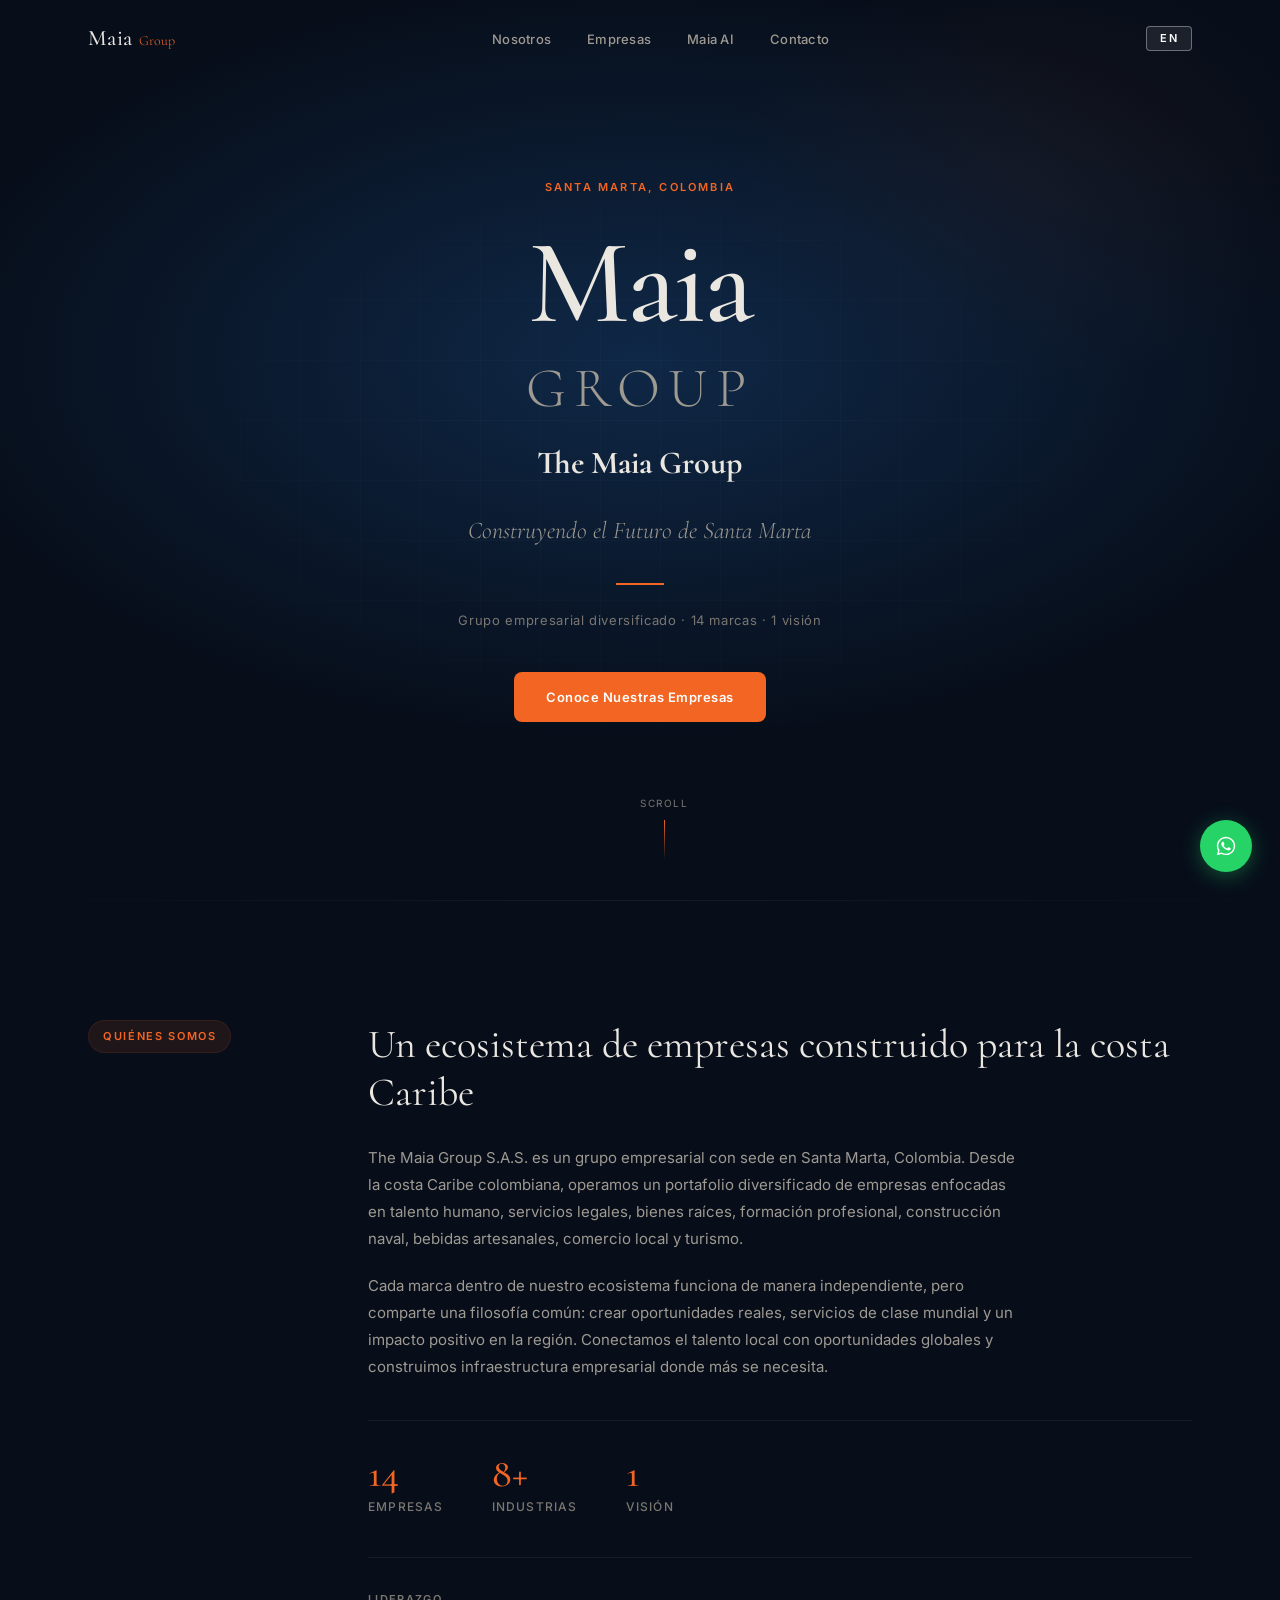
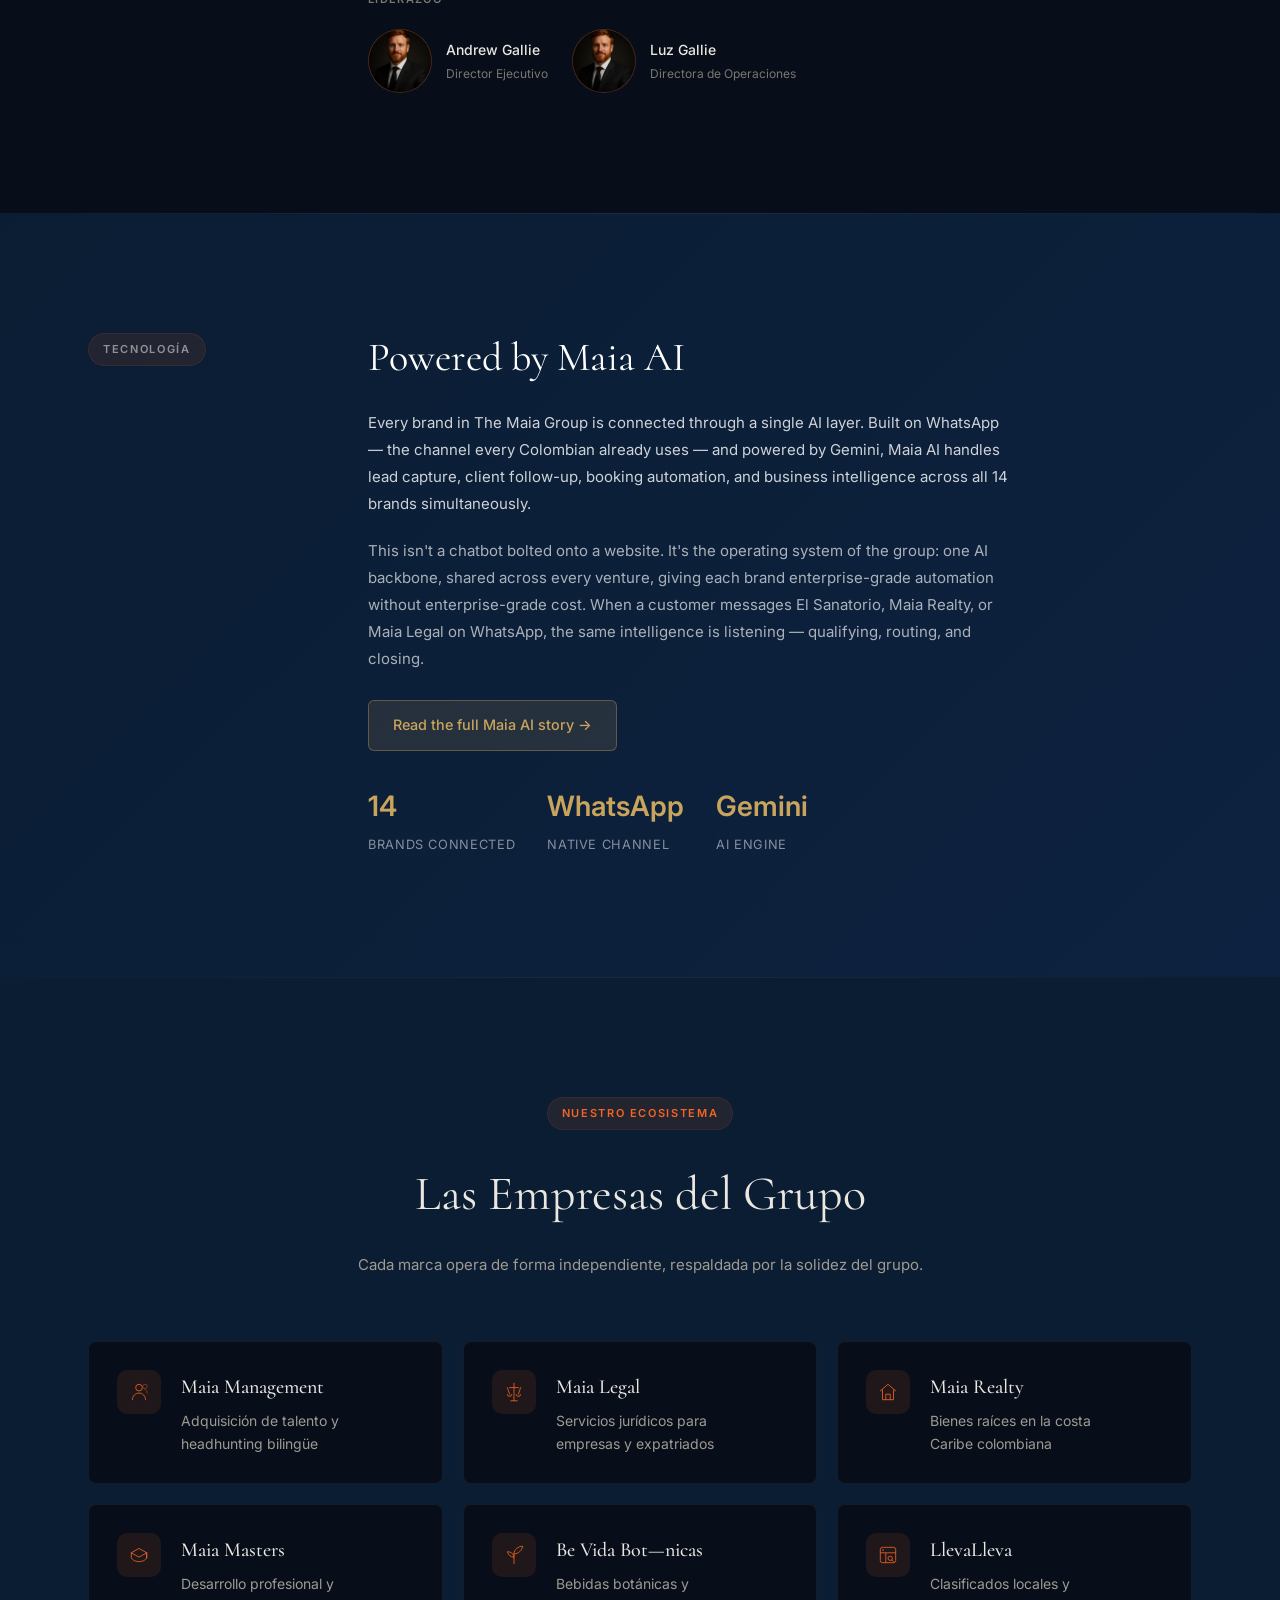
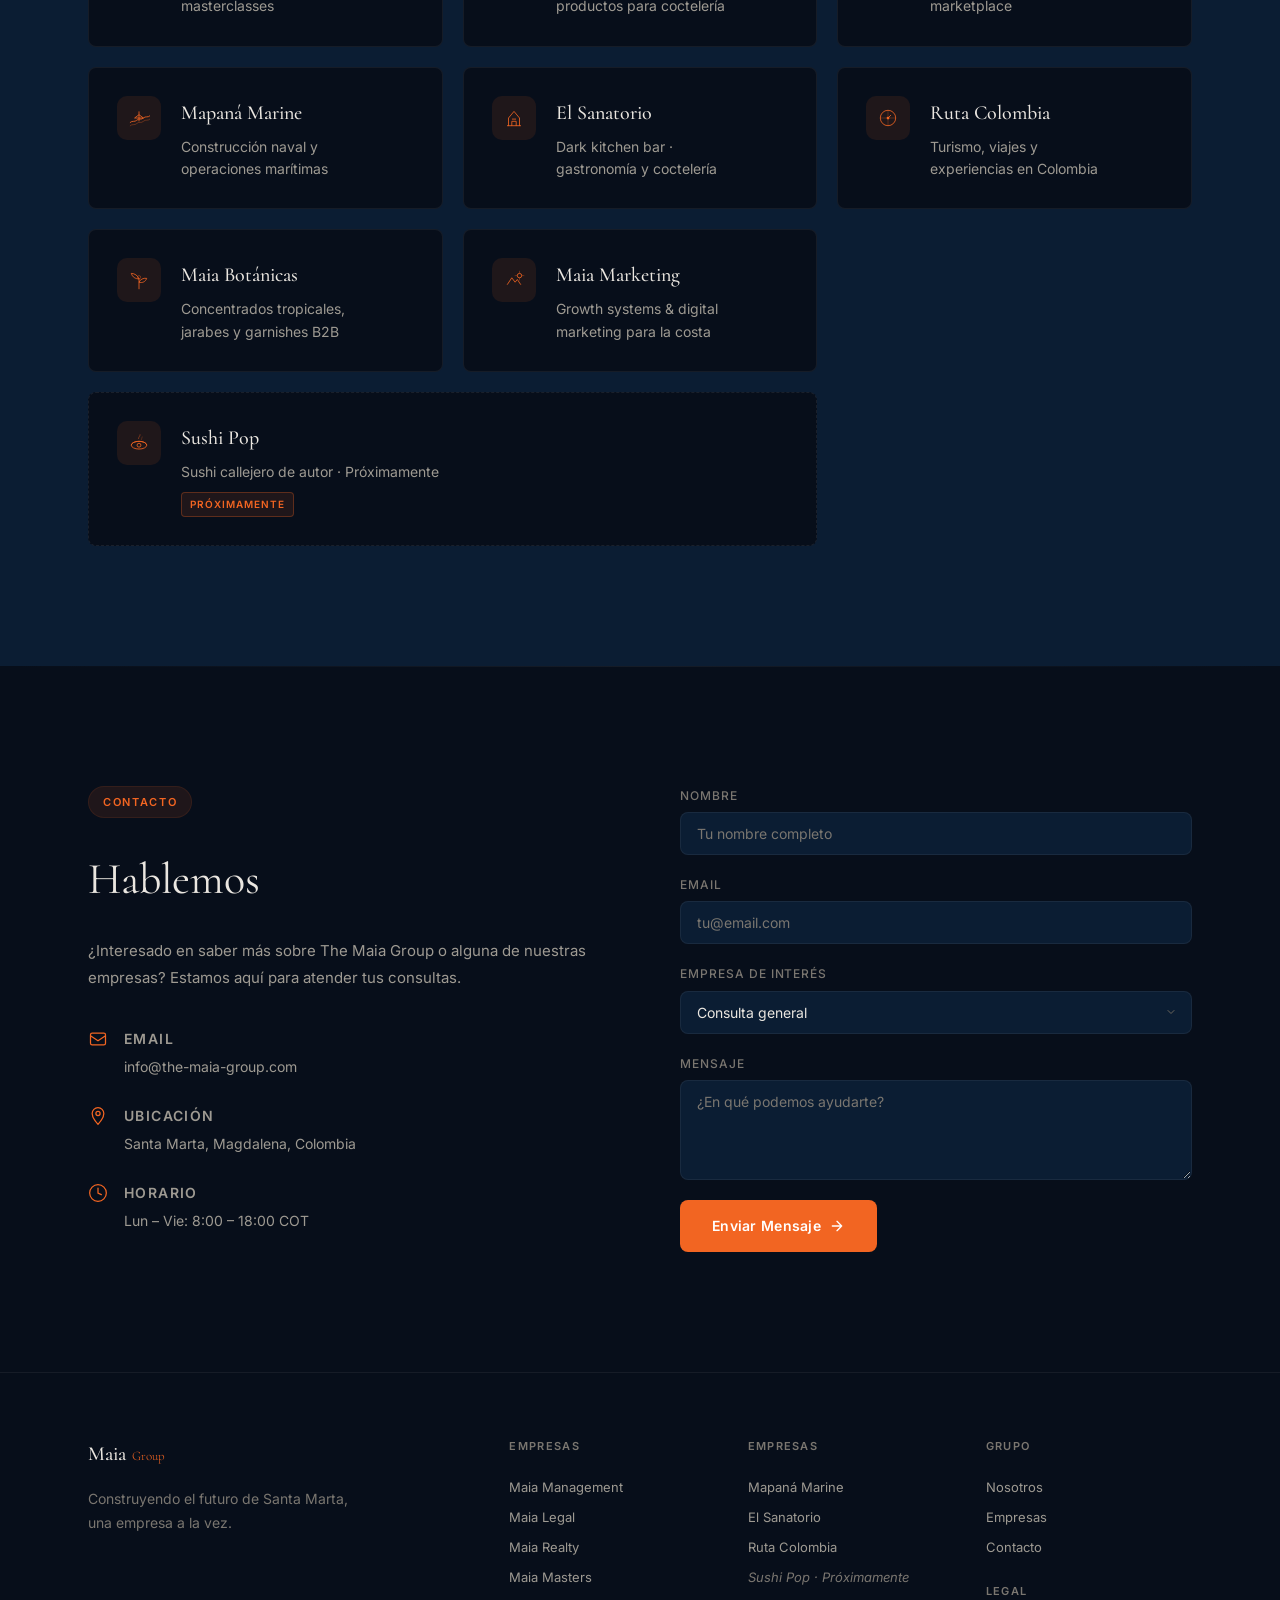
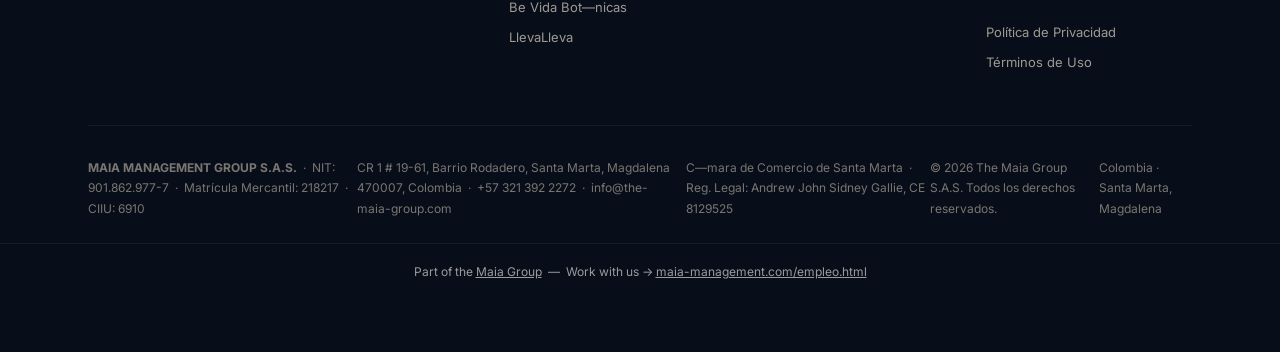
<file: index.html>
﻿<!DOCTYPE html>
<html lang="es">
<head>
<meta charset="UTF-8">
<meta name="viewport" content="width=device-width, initial-scale=1.0">
<title>The Maia Group — Construyendo el Futuro de Santa Marta</title>
<meta name="description" content="The Maia Group S.A.S. — Grupo empresarial con sede en Santa Marta, Colombia. Talento, derecho, bienes raíces, formación, construcción naval, bebidas botánicas, turismo y más.">
<meta name="keywords" content="Maia Group, grupo empresarial Colombia, Santa Marta, holding company Colombia, Maia Management, Maia Legal, Maia Realty, Maia Masters, Mapaná Marine, Be Vida, LlevaLleva, El Sanatorio, Ruta Colombia, Sushi Pop">
<meta name="robots" content="index, follow, max-snippet:-1, max-image-preview:large, max-video-preview:-1">
<meta name="author" content="MAIA MANAGEMENT GROUP S.A.S.">
<link rel="canonical" href="https://the-maia-group.com/">
<!-- hreflang — bilingual ES/EN site -->
<link rel="alternate" hreflang="es" href="https://the-maia-group.com/">
<link rel="alternate" hreflang="en" href="https://the-maia-group.com/">
<link rel="alternate" hreflang="x-default" href="https://the-maia-group.com/">
<link rel="sitemap" type="application/xml" href="/sitemap.xml">
<meta name="geo.region" content="CO-MAG">
<meta name="geo.placename" content="Santa Marta, Colombia">
<meta name="ICBM" content="11.2408,-74.1990">

<!-- Open Graph -->
<meta property="og:type" content="website">
<meta property="og:title" content="The Maia Group — Construyendo el Futuro de Santa Marta">
<meta property="og:description" content="Grupo empresarial diversificado con sede en Santa Marta, Colombia. Talento, derecho, bienes raíces, formación, operaciones marítimas y más.">
<meta property="og:url" content="https://the-maia-group.com/">
<meta property="og:site_name" content="The Maia Group">
<meta property="og:locale" content="es_CO">
<meta property="og:locale:alternate" content="en_US">
<meta property="og:image" content="https://the-maia-group.com/images/people/andrew-group-corporate.png">
<meta property="og:image:width" content="1200">
<meta property="og:image:height" content="630">
<meta property="og:image:alt" content="The Maia Group — Grupo Empresarial Santa Marta, Colombia">

<!-- Twitter Card -->
<meta name="twitter:card" content="summary_large_image">
<meta name="twitter:title" content="The Maia Group — Construyendo el Futuro de Santa Marta">
<meta name="twitter:description" content="Grupo empresarial diversificado con sede en Santa Marta, Colombia.">
<meta name="twitter:image" content="https://the-maia-group.com/images/people/andrew-group-corporate.png">

<!-- Favicons -->
<link rel="icon" type="image/svg+xml" href="/favicon.svg">
<link rel="icon" type="image/png" sizes="32x32" href="/favicon-32x32.png">
<link rel="icon" type="image/png" sizes="16x16" href="/favicon-16x16.png">
<link rel="apple-touch-icon" sizes="180x180" href="/apple-touch-icon.png">
<meta name="theme-color" content="#0B1D33">

<!-- Structured Data — Organization + LocalBusiness -->
<script type="application/ld+json">
{
  "@context": "https://schema.org",
  "@type": ["Organization", "LocalBusiness", "Corporation"],
  "name": "The Maia Group",
  "legalName": "MAIA MANAGEMENT GROUP S.A.S.",
  "alternateName": ["The Maia Group S.A.S.", "Maia Group"],
  "description": "Grupo empresarial diversificado con sede en Santa Marta, Colombia. Operamos 14 marcas en 8+ industrias: talento humano, servicios jurídicos, bienes raíces, formación profesional, construcción naval, bebidas botánicas, comercio local y turismo.",
  "url": "https://the-maia-group.com",
  "logo": "https://the-maia-group.com/favicon.svg",
  "image": "https://the-maia-group.com/images/people/andrew-group-corporate.png",
  "telephone": "+57 319 596 2773",
  "email": "info@the-maia-group.com",
  "contactPoint": {
    "@type": "ContactPoint",
    "telephone": "+57 319 596 2773",
    "email": "info@the-maia-group.com",
    "contactType": "customer service",
    "areaServed": "CO",
    "availableLanguage": ["es", "en"]
  },
  "taxID": "901.862.977-7",
  "vatID": "901.862.977-7",
  "identifier": [
    {
      "@type": "PropertyValue",
      "name": "NIT",
      "value": "901.862.977-7"
    },
    {
      "@type": "PropertyValue",
      "name": "Matrícula Mercantil",
      "value": "218217"
    },
    {
      "@type": "PropertyValue",
      "name": "CIIU",
      "value": "6910"
    }
  ],
  "address": {
    "@type": "PostalAddress",
    "streetAddress": "Calle 24 #3-99, Edificio Banco de Bogotá, Suite 1102",
    "addressLocality": "Santa Marta",
    "addressRegion": "Magdalena",
    "addressCountry": "CO"
  },
  "openingHoursSpecification": [
    {
      "@type": "OpeningHoursSpecification",
      "dayOfWeek": ["Monday","Tuesday","Wednesday","Thursday","Friday"],
      "opens": "08:00",
      "closes": "18:00"
    }
  ],
  "foundingDate": "2024",
  "numberOfEmployees": {
    "@type": "QuantitativeValue",
    "minValue": 1
  },
  "areaServed": {
    "@type": "Place",
    "name": "Santa Marta, Magdalena, Colombia"
  },
  "member": [
    {
      "@type": "Person",
      "name": "Andrew John Sidney Gallie",
      "jobTitle": "Director Ejecutivo / CEO",
      "identifier": "CE 8129525"
    },
    {
      "@type": "Person",
      "name": "Luz Gallie",
      "jobTitle": "Directora de Operaciones / COO"
    }
  ],
  "subOrganization": [
    {
      "@type": "Organization",
      "name": "Maia Management",
      "url": "https://maia-management.com",
      "description": "Adquisici—n de talento y headhunting biling—e"
    },
    {
      "@type": ["Organization", "LegalService"],
      "name": "Maia Legal",
      "url": "https://maia-legal.com",
      "description": "Servicios jurídicos para empresas y expatriados"
    },
    {
      "@type": ["Organization", "RealEstateAgent"],
      "name": "Maia Realty",
      "url": "https://maia-realty.com",
      "description": "Bienes ra—ces en la costa Caribe colombiana"
    },
    {
      "@type": ["Organization", "EducationalOrganization"],
      "name": "Maia Masters",
      "url": "https://maia-masters.com",
      "description": "Desarrollo profesional y masterclasses en video"
    },
    {
      "@type": "Organization",
      "name": "Mapaná Marine",
      "url": "https://mapana-marine.com",
      "description": "Construcci—n naval y operaciones marítimas"
    },
    {
      "@type": ["Organization", "FoodEstablishment"],
      "name": "Be Vida Bot—nicas",
      "url": "https://be-vida.com",
      "description": "Bebidas botánicas y productos para cocteler—a"
    },
    {
      "@type": ["Organization", "ShoppingCenter"],
      "name": "LlevaLleva",
      "url": "https://llevalleva.com",
      "description": "Clasificados locales y marketplace"
    },
    {
      "@type": ["Organization", "BarOrPub"],
      "name": "El Sanatorio",
      "url": "https://el-sanatorio.com",
      "description": "Dark kitchen bar — gastronom—a y cocteler—a"
    },
    {
      "@type": ["Organization", "TravelAgency"],
      "name": "Ruta Colombia",
      "url": "https://ruta-colombia.com",
      "description": "Turismo, viajes y experiencias en Colombia"
    },
    {
      "@type": ["Organization", "FoodEstablishment"],
      "name": "Sushi Pop",
      "description": "Sushi callejero de autor — pr—ximamente"
    }
  ],
  "sameAs": [
    "https://the-maia-group.com"
  ],
  "knowsLanguage": ["es", "en"],
  "hasMap": "https://maps.google.com/?q=Calle+24+%233-99+Edificio+Banco+de+Bogot%C3%A1+Santa+Marta+Colombia"
}
</script>

<!-- Fonts -->
<link rel="preconnect" href="https://fonts.googleapis.com">
<link rel="preconnect" href="https://fonts.gstatic.com" crossorigin>
<link href="https://fonts.googleapis.com/css2?family=Cormorant:ital,wght@0,300;0,400;0,500;0,600;1,300;1,400&family=Inter:wght@300;400;500;600&display=swap" rel="stylesheet">

<!-- Styles -->
<link rel="stylesheet" href="css/styles.css">
  <link rel="preconnect" href="https://www.googletagmanager.com">
  <link rel="dns-prefetch" href="https://maia-management.com">
  <link rel="dns-prefetch" href="https://maia-legal.com">

<!-- Structured Data — WebSite -->
<script type="application/ld+json">
{
  "@context": "https://schema.org",
  "@type": "WebSite",
  "@id": "https://the-maia-group.com/#website",
  "url": "https://the-maia-group.com",
  "name": "The Maia Group",
  "publisher": {
    "@type": "Organization",
    "@id": "https://the-maia-group.com/#organization",
    "name": "The Maia Group"
  }
}
</script>
</head>
<body>

<!-- Navigation -->
<nav class="nav" id="nav">
  <div class="nav__inner">
    <a href="#" class="nav__logo">
      <span class="nav__logo-the">The</span>
      <span class="nav__logo-maia">Maia</span>
      <span class="nav__logo-group">Group</span>
    </a>
    <div class="nav__links" id="navLinks">
      <a href="#nosotros" class="nav__link" data-i18n="nav.about">Nosotros</a>
      <a href="#empresas" class="nav__link" data-i18n="nav.companies">Empresas</a>
      <a href="#maia-ai" class="nav__link">Maia AI</a>
      <a href="#contacto" class="nav__link" data-i18n="nav.contact">Contacto</a>
    </div>
    <div class="nav__actions">
      <button class="nav__lang" id="langToggle" aria-label="Switch language">EN</button>
      <button class="nav__toggle" id="navToggle" aria-label="Abrir men—">
        <span></span>
        <span></span>
        <span></span>
      </button>
    </div>
  </div>
</nav>

<!-- Hero -->
<header class="hero" id="hero">
  <div class="hero__bg">
    <div class="hero__gradient"></div>
    <div class="hero__grid-pattern"></div>
  </div>
  <div class="hero__content">
    <p class="hero__location">Santa Marta, Colombia</p>
    <h1 class="hero__title">
      <!-- Visually split via CSS spans; semantically reads as "The Maia Group" -->
      <span class="hero__title-the" aria-hidden="true">The</span><!--
      --><span class="hero__title-maia" aria-hidden="true">Maia</span><!--
      --><span class="hero__title-group" aria-hidden="true">Group</span>
      <!-- Screen-reader-only unified text: -->
      <span class="sr-only">The Maia Group</span>
    </h1>
    <p class="hero__tagline" data-i18n="hero.tagline">Construyendo el Futuro de Santa Marta</p>
    <div class="hero__line"></div>
    <p class="hero__sub" data-i18n="hero.sub">Grupo empresarial diversificado &middot; 11 marcas &middot; 1 visi—n</p>
    <a href="#empresas" class="hero__cta" data-i18n="hero.cta">Conoce Nuestras Empresas</a>
  </div>
  <div class="hero__scroll">
    <span>Scroll</span>
    <div class="hero__scroll-line"></div>
  </div>
</header>

<!-- About -->
<!-- FIX #4: Added scroll-margin-top via inline style to prevent sticky nav covering section heading -->
<section class="about" id="nosotros">
  <div class="container">
    <div class="about__grid">
      <div class="about__label">
        <span class="section-tag" data-i18n="about.tag">Qui—nes Somos</span>
      </div>
      <div class="about__content">
        <h2 class="about__title" data-i18n="about.title">Un ecosistema de empresas construido para la costa Caribe</h2>
        <p class="about__text" data-i18n="about.p1">
          The Maia Group S.A.S. es un grupo empresarial con sede en Santa Marta, Colombia. Desde la costa Caribe colombiana,
          operamos un portafolio diversificado de empresas enfocadas en talento humano, servicios legales, bienes raíces,
          formación profesional, construcción naval, bebidas artesanales, comercio local y turismo.
        </p>
        <p class="about__text" data-i18n="about.p2">
          Cada marca dentro de nuestro ecosistema funciona de manera independiente, pero comparte una filosof—a com—n:
          crear oportunidades reales, servicios de clase mundial y un impacto positivo en la regi—n. Conectamos el talento
          local con oportunidades globales y construimos infraestructura empresarial donde más se necesita.
        </p>
        <div class="about__stats">
          <div class="stat">
            <span class="stat__number">14</span>
            <span class="stat__label" data-i18n="stat.companies">Empresas</span>
          </div>
          <div class="stat">
            <span class="stat__number">8+</span>
            <span class="stat__label" data-i18n="stat.industries">Industrias</span>
          </div>
          <div class="stat">
            <span class="stat__number">1</span>
            <span class="stat__label" data-i18n="stat.vision">Visi—n</span>
          </div>
        </div>
        <div class="about__leadership">
          <h3 class="about__leadership-title" data-i18n="leadership.title">Liderazgo</h3>
          <div class="about__leaders">
            <div class="about__leader">
              <div class="about__leader-avatar" style="width:64px;height:64px;border-radius:50%;overflow:hidden;padding:0;"><img src="images/people/andrew-group-corporate.png" alt="Andrew Gallie" style="width:100%;height:100%;object-fit:cover;object-position:center top;"></div>
              <div class="about__leader-info">
                <strong class="about__leader-name">Andrew Gallie</strong>
                <span class="about__leader-role" data-i18n="leadership.ceo">Director Ejecutivo</span>
              </div>
            </div>
            <div class="about__leader">
              <div class="about__leader-avatar" style="width:64px;height:64px;border-radius:50%;overflow:hidden;padding:0;"><img src="images/people/andrew-group-corporate.png" alt="Luz Gallie" style="width:100%;height:100%;object-fit:cover;object-position:80% top;"></div>
              <div class="about__leader-info">
                <strong class="about__leader-name">Luz Gallie</strong>
                <span class="about__leader-role" data-i18n="leadership.coo">Directora de Operaciones</span>
              </div>
            </div>
          </div>
        </div>
      </div>
    </div>
  </div>
</section>


<!-- Maia AI -->
<section class="about" id="maia-ai" style="background:linear-gradient(135deg,#0B1D33 0%,#0d2240 100%);color:#fff;">
  <div class="container">
    <div class="about__grid">
      <div class="about__label">
        <span class="section-tag" style="color:rgba(255,255,255,0.5);">Tecnología</span>
      </div>
      <div class="about__content">
        <h2 class="about__title" style="color:#fff;">Powered by Maia AI</h2>
        <p class="about__text" style="color:rgba(255,255,255,0.8);">
          Every brand in The Maia Group is connected through a single AI layer. Built on WhatsApp — the channel every Colombian already uses — and powered by Gemini, Maia AI handles lead capture, client follow-up, booking automation, and business intelligence across all 14 brands simultaneously.
        </p>
        <p class="about__text" style="color:rgba(255,255,255,0.65);">
          This isn't a chatbot bolted onto a website. It's the operating system of the group: one AI backbone, shared across every venture, giving each brand enterprise-grade automation without enterprise-grade cost. When a customer messages El Sanatorio, Maia Realty, or Maia Legal on WhatsApp, the same intelligence is listening — qualifying, routing, and closing.
        </p>
        <div style="margin-top:1.75rem;">
          <a href="https://maia-management.com/maia-ai.html" target="_blank" rel="noopener"
             style="display:inline-flex;align-items:center;gap:0.5rem;padding:0.75rem 1.5rem;background:rgba(184,150,90,0.15);border:1px solid rgba(184,150,90,0.4);color:#c8a45c;text-decoration:none;border-radius:6px;font-size:0.9rem;font-weight:500;transition:background 0.2s;">
            Read the full Maia AI story &rarr;
          </a>
        </div>
        <div style="display:flex;gap:2rem;margin-top:2rem;flex-wrap:wrap;">
          <div>
            <span style="display:block;font-size:1.75rem;font-weight:600;color:#c8a45c;">14</span>
            <span style="font-size:0.8rem;color:rgba(255,255,255,0.5);text-transform:uppercase;letter-spacing:0.05em;">Brands connected</span>
          </div>
          <div>
            <span style="display:block;font-size:1.75rem;font-weight:600;color:#c8a45c;">WhatsApp</span>
            <span style="font-size:0.8rem;color:rgba(255,255,255,0.5);text-transform:uppercase;letter-spacing:0.05em;">Native channel</span>
          </div>
          <div>
            <span style="display:block;font-size:1.75rem;font-weight:600;color:#c8a45c;">Gemini</span>
            <span style="font-size:0.8rem;color:rgba(255,255,255,0.5);text-transform:uppercase;letter-spacing:0.05em;">AI engine</span>
          </div>
        </div>
      </div>
    </div>
  </div>
</section>

<!-- Brands -->
<!-- FIX #4: scroll-margin-top applied via CSS class anchor-section -->
<section class="brands" id="empresas">
  <div class="container">
    <div class="brands__header">
      <span class="section-tag" data-i18n="brands.tag">Nuestro Ecosistema</span>
      <h2 class="brands__title" data-i18n="brands.title">Las Empresas del Grupo</h2>
      <p class="brands__subtitle" data-i18n="brands.subtitle">Cada marca opera de forma independiente, respaldada por la solidez del grupo.</p>
    </div>

    <div class="brands__grid">

      <!-- Maia Management -->
      <a href="https://maia-management.com" target="_blank" rel="noopener" class="brand-card" data-accent="management">
        <div class="brand-card__icon">
          <svg viewBox="0 0 40 40" fill="none" xmlns="http://www.w3.org/2000/svg">
            <circle cx="20" cy="12" r="6" stroke="currentColor" stroke-width="1.5"/>
            <path d="M8 34c0-6.627 5.373-12 12-12s12 5.373 12 12" stroke="currentColor" stroke-width="1.5" stroke-linecap="round"/>
            <circle cx="31" cy="10" r="4" stroke="currentColor" stroke-width="1.5" opacity="0.5"/>
            <path d="M35 22c0-3.5-2-6-4.5-7" stroke="currentColor" stroke-width="1.5" stroke-linecap="round" opacity="0.5"/>
          </svg>
        </div>
        <div class="brand-card__content">
          <h3 class="brand-card__name">Maia Management</h3>
          <p class="brand-card__desc" data-i18n="brand.management.desc">Adquisici—n de talento y headhunting biling—e</p>
        </div>
        <div class="brand-card__arrow">
          <svg viewBox="0 0 24 24" fill="none" stroke="currentColor" stroke-width="1.5" stroke-linecap="round" stroke-linejoin="round"><path d="M7 17L17 7M17 7H7M17 7v10"/></svg>
        </div>
      </a>

      <!-- Maia Legal -->
      <a href="https://maia-legal.com" target="_blank" rel="noopener" class="brand-card" data-accent="legal">
        <div class="brand-card__icon">
          <svg viewBox="0 0 40 40" fill="none" xmlns="http://www.w3.org/2000/svg">
            <path d="M20 4v32M12 12h16" stroke="currentColor" stroke-width="1.5" stroke-linecap="round"/>
            <path d="M8 12l4 12M32 12l-4 12" stroke="currentColor" stroke-width="1.5" stroke-linecap="round"/>
            <path d="M8 24a4 4 0 008 0M24 24a4 4 0 008 0" stroke="currentColor" stroke-width="1.5"/>
            <path d="M14 36h12" stroke="currentColor" stroke-width="1.5" stroke-linecap="round"/>
          </svg>
        </div>
        <div class="brand-card__content">
          <h3 class="brand-card__name">Maia Legal</h3>
          <p class="brand-card__desc" data-i18n="brand.legal.desc">Servicios jurídicos para empresas y expatriados</p>
        </div>
        <div class="brand-card__arrow">
          <svg viewBox="0 0 24 24" fill="none" stroke="currentColor" stroke-width="1.5" stroke-linecap="round" stroke-linejoin="round"><path d="M7 17L17 7M17 7H7M17 7v10"/></svg>
        </div>
      </a>

      <!-- Maia Realty -->
      <a href="https://maia-realty.com" target="_blank" rel="noopener" class="brand-card" data-accent="realty">
        <div class="brand-card__icon">
          <svg viewBox="0 0 40 40" fill="none" xmlns="http://www.w3.org/2000/svg">
            <path d="M6 18L20 6l14 12" stroke="currentColor" stroke-width="1.5" stroke-linecap="round" stroke-linejoin="round"/>
            <path d="M10 16v18h20V16" stroke="currentColor" stroke-width="1.5" stroke-linecap="round"/>
            <path d="M16 34V24h8v10" stroke="currentColor" stroke-width="1.5" stroke-linecap="round"/>
          </svg>
        </div>
        <div class="brand-card__content">
          <h3 class="brand-card__name">Maia Realty</h3>
          <p class="brand-card__desc" data-i18n="brand.realty.desc">Bienes ra—ces en la costa Caribe colombiana</p>
        </div>
        <div class="brand-card__arrow">
          <svg viewBox="0 0 24 24" fill="none" stroke="currentColor" stroke-width="1.5" stroke-linecap="round" stroke-linejoin="round"><path d="M7 17L17 7M17 7H7M17 7v10"/></svg>
        </div>
      </a>

      <!-- Maia Masters -->
      <a href="https://maia-masters.com" target="_blank" rel="noopener" class="brand-card" data-accent="masters">
        <div class="brand-card__icon">
          <svg viewBox="0 0 40 40" fill="none" xmlns="http://www.w3.org/2000/svg">
            <path d="M20 8l-14 8 14 8 14-8-14-8z" stroke="currentColor" stroke-width="1.5" stroke-linejoin="round"/>
            <path d="M6 16v8c0 4 6.268 8 14 8s14-4 14-8v-8" stroke="currentColor" stroke-width="1.5" stroke-linecap="round"/>
            <path d="M34 16v10" stroke="currentColor" stroke-width="1.5" stroke-linecap="round"/>
          </svg>
        </div>
        <div class="brand-card__content">
          <h3 class="brand-card__name">Maia Masters</h3>
          <p class="brand-card__desc" data-i18n="brand.masters.desc">Desarrollo profesional y masterclasses</p>
        </div>
        <div class="brand-card__arrow">
          <svg viewBox="0 0 24 24" fill="none" stroke="currentColor" stroke-width="1.5" stroke-linecap="round" stroke-linejoin="round"><path d="M7 17L17 7M17 7H7M17 7v10"/></svg>
        </div>
      </a>

      <!-- Be Vida Bot—nicas -->
      <a href="https://be-vida.com" target="_blank" rel="noopener" class="brand-card" data-accent="bevida">
        <div class="brand-card__icon">
          <svg viewBox="0 0 40 40" fill="none" xmlns="http://www.w3.org/2000/svg">
            <path d="M20 36V18" stroke="currentColor" stroke-width="1.5" stroke-linecap="round"/>
            <path d="M20 18c0-8 8-14 16-14-2 8-8 14-16 14z" stroke="currentColor" stroke-width="1.5"/>
            <path d="M20 24c0-6-6-10-12-10 1.5 6 6 10 12 10z" stroke="currentColor" stroke-width="1.5"/>
          </svg>
        </div>
        <div class="brand-card__content">
          <h3 class="brand-card__name">Be Vida Bot—nicas</h3>
          <p class="brand-card__desc" data-i18n="brand.bevida.desc">Bebidas botánicas y productos para cocteler—a</p>
        </div>
        <div class="brand-card__arrow">
          <svg viewBox="0 0 24 24" fill="none" stroke="currentColor" stroke-width="1.5" stroke-linecap="round" stroke-linejoin="round"><path d="M7 17L17 7M17 7H7M17 7v10"/></svg>
        </div>
      </a>

      <!-- LlevaLleva -->
      <a href="https://llevalleva.com" target="_blank" rel="noopener" class="brand-card" data-accent="lleva">
        <div class="brand-card__icon">
          <svg viewBox="0 0 40 40" fill="none" xmlns="http://www.w3.org/2000/svg">
            <rect x="6" y="6" width="28" height="28" rx="4" stroke="currentColor" stroke-width="1.5"/>
            <path d="M6 16h28" stroke="currentColor" stroke-width="1.5"/>
            <path d="M16 16v18" stroke="currentColor" stroke-width="1.5"/>
            <circle cx="11" cy="11" r="2" fill="currentColor" opacity="0.5"/>
            <circle cx="24" cy="26" r="4" stroke="currentColor" stroke-width="1.5"/>
            <path d="M27 29l3 3" stroke="currentColor" stroke-width="1.5" stroke-linecap="round"/>
          </svg>
        </div>
        <div class="brand-card__content">
          <h3 class="brand-card__name">LlevaLleva</h3>
          <p class="brand-card__desc" data-i18n="brand.lleva.desc">Clasificados locales y marketplace</p>
        </div>
        <div class="brand-card__arrow">
          <svg viewBox="0 0 24 24" fill="none" stroke="currentColor" stroke-width="1.5" stroke-linecap="round" stroke-linejoin="round"><path d="M7 17L17 7M17 7H7M17 7v10"/></svg>
        </div>
      </a>


      <!-- Mapaná Marine -->
      <a href="https://mapana-marine.com" target="_blank" rel="noopener" class="brand-card" data-accent="marine">
        <div class="brand-card__icon">
          <svg viewBox="0 0 40 40" fill="none" xmlns="http://www.w3.org/2000/svg">
            <path d="M4 28c4-4 8 0 12-4s8 0 12-4 8 0 12-4" stroke="currentColor" stroke-width="1.5" stroke-linecap="round"/>
            <path d="M4 34c4-4 8 0 12-4s8 0 12-4 8 0 12-4" stroke="currentColor" stroke-width="1.5" stroke-linecap="round" opacity="0.4"/>
            <path d="M20 8v18M20 14l8 6H12l8-6z" stroke="currentColor" stroke-width="1.5" stroke-linejoin="round"/>
          </svg>
        </div>
        <div class="brand-card__content">
          <h3 class="brand-card__name">Mapaná Marine</h3>
          <p class="brand-card__desc" data-i18n="brand.marine.desc">Construcci—n naval y operaciones marítimas</p>
        </div>
        <div class="brand-card__arrow">
          <svg viewBox="0 0 24 24" fill="none" stroke="currentColor" stroke-width="1.5" stroke-linecap="round" stroke-linejoin="round"><path d="M7 17L17 7M17 7H7M17 7v10"/></svg>
        </div>
      </a>

      <!-- El Sanatorio -->
      <a href="https://el-sanatorio.com" target="_blank" rel="noopener" class="brand-card" data-accent="sanatorio">
        <div class="brand-card__icon">
          <svg viewBox="0 0 40 40" fill="none" xmlns="http://www.w3.org/2000/svg">
            <path d="M8 34h24" stroke="currentColor" stroke-width="1.5" stroke-linecap="round"/>
            <path d="M10 34V20l10-12 10 12v14" stroke="currentColor" stroke-width="1.5" stroke-linecap="round" stroke-linejoin="round"/>
            <path d="M16 34v-8h8v8" stroke="currentColor" stroke-width="1.5" stroke-linecap="round"/>
            <path d="M17 22h6" stroke="currentColor" stroke-width="1.5" stroke-linecap="round"/>
          </svg>
        </div>
        <div class="brand-card__content">
          <h3 class="brand-card__name">El Sanatorio</h3>
          <p class="brand-card__desc" data-i18n="brand.sanatorio.desc">Dark kitchen bar &middot; gastronom—a y cocteler—a</p>
        </div>
        <div class="brand-card__arrow">
          <svg viewBox="0 0 24 24" fill="none" stroke="currentColor" stroke-width="1.5" stroke-linecap="round" stroke-linejoin="round"><path d="M7 17L17 7M17 7H7M17 7v10"/></svg>
        </div>
      </a>

      <!-- Ruta Colombia -->
      <a href="https://ruta-colombia.com" target="_blank" rel="noopener" class="brand-card" data-accent="ruta">
        <div class="brand-card__icon">
          <svg viewBox="0 0 40 40" fill="none" xmlns="http://www.w3.org/2000/svg">
            <circle cx="20" cy="20" r="14" stroke="currentColor" stroke-width="1.5"/>
            <path d="M20 6v28M6 20h28" stroke="currentColor" stroke-width="1.5" opacity="0.35"/>
            <path d="M20 20l5-5" stroke="currentColor" stroke-width="1.5" stroke-linecap="round"/>
            <circle cx="20" cy="20" r="2.5" fill="currentColor"/>
          </svg>
        </div>
        <div class="brand-card__content">
          <h3 class="brand-card__name">Ruta Colombia</h3>
          <p class="brand-card__desc" data-i18n="brand.ruta.desc">Turismo, viajes y experiencias en Colombia</p>
        </div>
        <div class="brand-card__arrow">
          <svg viewBox="0 0 24 24" fill="none" stroke="currentColor" stroke-width="1.5" stroke-linecap="round" stroke-linejoin="round"><path d="M7 17L17 7M17 7H7M17 7v10"/></svg>
        </div>
      </a>

      <!-- Maia Botánicas -->
      <a href="https://maia-botanicas.com" target="_blank" rel="noopener" class="brand-card" data-accent="botanicas">
        <div class="brand-card__icon">
          <svg viewBox="0 0 40 40" fill="none" xmlns="http://www.w3.org/2000/svg">
            <path d="M20 36V18" stroke="currentColor" stroke-width="1.5" stroke-linecap="round"/>
            <path d="M20 18c-2-6-8-10-14-10 2 7 8 10 14 10z" stroke="currentColor" stroke-width="1.5"/>
            <path d="M20 24c2-5 8-8 14-7-2 6-8 9-14 7z" stroke="currentColor" stroke-width="1.5"/>
            <circle cx="20" cy="15" r="3" stroke="currentColor" stroke-width="1.5" opacity="0.5"/>
          </svg>
        </div>
        <div class="brand-card__content">
          <h3 class="brand-card__name">Maia Botánicas</h3>
          <p class="brand-card__desc">Concentrados tropicales, jarabes y garnishes B2B</p>
        </div>
        <div class="brand-card__arrow">
          <svg viewBox="0 0 24 24" fill="none" stroke="currentColor" stroke-width="1.5" stroke-linecap="round" stroke-linejoin="round"><path d="M7 17L17 7M17 7H7M17 7v10"/></svg>
        </div>
      </a>

      <!-- Maia Marketing -->
      <a href="https://marketing.maia-management.com" target="_blank" rel="noopener" class="brand-card" data-accent="marketing">
        <div class="brand-card__icon">
          <svg viewBox="0 0 40 40" fill="none" xmlns="http://www.w3.org/2000/svg">
            <path d="M8 28l8-12 6 8 4-5 6 9" stroke="currentColor" stroke-width="1.5" stroke-linecap="round" stroke-linejoin="round"/>
            <circle cx="30" cy="12" r="4" stroke="currentColor" stroke-width="1.5"/>
            <path d="M30 8v-4M30 20v-4M34 12h4M26 12h-4" stroke="currentColor" stroke-width="1.5" stroke-linecap="round" opacity="0.4"/>
          </svg>
        </div>
        <div class="brand-card__content">
          <h3 class="brand-card__name">Maia Marketing</h3>
          <p class="brand-card__desc">Growth systems &amp; digital marketing para la costa</p>
        </div>
        <div class="brand-card__arrow">
          <svg viewBox="0 0 24 24" fill="none" stroke="currentColor" stroke-width="1.5" stroke-linecap="round" stroke-linejoin="round"><path d="M7 17L17 7M17 7H7M17 7v10"/></svg>
        </div>
      </a>

      <!-- Sushi Pop — Coming Soon -->
      <div class="brand-card brand-card--soon" data-accent="sushi">
        <div class="brand-card__icon">
          <svg viewBox="0 0 40 40" fill="none" xmlns="http://www.w3.org/2000/svg">
            <ellipse cx="20" cy="24" rx="14" ry="7" stroke="currentColor" stroke-width="1.5"/>
            <path d="M6 24c0-3.866 6.268-7 14-7s14 3.134 14 7" stroke="currentColor" stroke-width="1.5"/>
            <circle cx="20" cy="24" r="3.5" stroke="currentColor" stroke-width="1.5"/>
            <path d="M19 12c0-3 3-4 3-7" stroke="currentColor" stroke-width="1.5" stroke-linecap="round" opacity="0.5"/>
            <path d="M24 14c0-2 2-3 2-5" stroke="currentColor" stroke-width="1.5" stroke-linecap="round" opacity="0.3"/>
          </svg>
        </div>
        <div class="brand-card__content">
          <h3 class="brand-card__name">Sushi Pop</h3>
          <p class="brand-card__desc" data-i18n="brand.sushi.desc">Sushi callejero de autor &middot; Pr—ximamente</p>
          <span class="brand-card__tag brand-card__tag--soon" data-i18n="brand.coming-soon">Pr—ximamente</span>
        </div>
      </div>

    </div>
  </div>
</section>

<!-- Contact -->
<!-- FIX #1: Netlify Forms — action="/success" prevents the 404 on submit;
     Netlify intercepts the POST and redirects to /success (a lightweight
     inline page defined in netlify.toml or as a real file). The hidden
     input form-name and data-netlify="true" are already present and correct. -->
<section class="contact" id="contacto">
  <div class="container">
    <div class="contact__grid">
      <div class="contact__info">
        <span class="section-tag" data-i18n="contact.tag">Contacto</span>
        <h2 class="contact__title" data-i18n="contact.title">Hablemos</h2>
        <p class="contact__text" data-i18n="contact.text">
          —Interesado en saber más sobre The Maia Group o alguna de nuestras empresas?
          Estamos aqu— para atender tus consultas.
        </p>
        <div class="contact__details">
          <div class="contact__item">
            <svg viewBox="0 0 24 24" fill="none" stroke="currentColor" stroke-width="1.5" stroke-linecap="round"><path d="M3 8l9 6 9-6M5 19h14a2 2 0 002-2V7a2 2 0 00-2-2H5a2 2 0 00-2 2v10a2 2 0 002 2z"/></svg>
            <div>
              <span class="contact__item-label" data-i18n="contact.email-label">Email</span>
              <a href="mailto:info@the-maia-group.com">info@the-maia-group.com</a>
            </div>
          </div>
          <div class="contact__item">
            <svg viewBox="0 0 24 24" fill="none" stroke="currentColor" stroke-width="1.5" stroke-linecap="round"><path d="M12 2C8.13 2 5 5.13 5 9c0 5.25 7 13 7 13s7-7.75 7-13c0-3.87-3.13-7-7-7z"/><circle cx="12" cy="9" r="2.5"/></svg>
            <div>
              <span class="contact__item-label" data-i18n="contact.location-label">Ubicaci—n</span>
              <span data-i18n="contact.location-value">Santa Marta, Magdalena, Colombia</span>
            </div>
          </div>
          <div class="contact__item">
            <svg viewBox="0 0 24 24" fill="none" stroke="currentColor" stroke-width="1.5" stroke-linecap="round"><path d="M12 22c5.523 0 10-4.477 10-10S17.523 2 12 2 2 6.477 2 12s4.477 10 10 10z"/><path d="M12 6v6l4 2"/></svg>
            <div>
              <span class="contact__item-label" data-i18n="contact.hours-label">Horario</span>
              <span data-i18n="contact.hours-value">Lun — Vie: 8:00 — 18:00 COT</span>
            </div>
          </div>
        </div>
      </div>
      <div class="contact__form-wrap">
        <!-- FIX #1: Added action="/success" so Netlify redirects to our inline
             success page instead of its default 404-triggering thank-you page.
             netlify-honeypot and data-netlify attributes kept as-is. -->
        <form class="contact__form" id="contactForm" name="contact" method="POST"
              action="/success"
              data-netlify="true"
              netlify-honeypot="bot-field">
          <input type="hidden" name="form-name" value="contact">
          <p class="hidden"><label>No llenar: <input name="bot-field"></label></p>
          <div class="form-group">
            <label for="nombre" data-i18n="form.name">Nombre</label>
            <input type="text" id="nombre" name="nombre" required placeholder="Tu nombre completo" data-i18n-placeholder="form.name-placeholder">
          </div>
          <div class="form-group">
            <label for="email">Email</label>
            <input type="email" id="email" name="email" autocomplete="email" required placeholder="tu@email.com" data-i18n-placeholder="form.email-placeholder">
          </div>
          <div class="form-group">
            <label for="empresa" data-i18n="form.company">Empresa de inter—s</label>
            <select id="empresa" name="empresa">
              <option value="general" data-i18n="form.general">Consulta general</option>
              <option value="management">Maia Management</option>
              <option value="legal">Maia Legal</option>
              <option value="realty">Maia Realty</option>
              <option value="masters">Maia Masters</option>
              <option value="bevida">Be Vida Bot—nicas</option>
              <option value="lleva">LlevaLleva</option>
              <option value="marine">Mapaná Marine</option>
              <option value="sanatorio">El Sanatorio</option>
              <option value="ruta">Ruta Colombia</option>
              <option value="sushi">Sushi Pop</option>
              <option value="botanicas">Maia Botánicas</option>
              <option value="marketing">Maia Marketing</option>
            </select>
          </div>
          <div class="form-group">
            <label for="mensaje" data-i18n="form.message">Mensaje</label>
            <textarea id="mensaje" name="mensaje" rows="4" required placeholder="—En qu— podemos ayudarte?" data-i18n-placeholder="form.message-placeholder"></textarea>
          </div>
          <button type="submit" class="form-submit">
            <span data-i18n="form.submit">Enviar Mensaje</span>
            <svg viewBox="0 0 24 24" fill="none" stroke="currentColor" stroke-width="2" stroke-linecap="round" stroke-linejoin="round"><path d="M5 12h14M12 5l7 7-7 7"/></svg>
          </button>
        </form>
      </div>
    </div>
  </div>
</section>

<!-- Footer -->
<footer class="footer">
  <div class="container">
    <div class="footer__top">
      <div class="footer__brand">
        <span class="footer__logo">
          <span class="footer__logo-the">The</span>
          <span class="footer__logo-maia">Maia</span>
          <span class="footer__logo-group">Group</span>
        </span>
        <p class="footer__tagline" data-i18n="footer.tagline">Construyendo el futuro de Santa Marta, una empresa a la vez.</p>
      </div>
      <div class="footer__links">
        <div class="footer__col">
          <h4 data-i18n="footer.companies">Empresas</h4>
          <a href="https://maia-management.com" target="_blank" rel="noopener">Maia Management</a>
          <a href="https://maia-legal.com" target="_blank" rel="noopener">Maia Legal</a>
          <a href="https://maia-realty.com" target="_blank" rel="noopener">Maia Realty</a>
          <a href="https://maia-masters.com" target="_blank" rel="noopener">Maia Masters</a>
          <a href="https://be-vida.com" target="_blank" rel="noopener">Be Vida Bot—nicas</a>
          <a href="https://llevalleva.com" target="_blank" rel="noopener">LlevaLleva</a>
        </div>
        <div class="footer__col">
          <h4 data-i18n="footer.companies">Empresas</h4>
          <a href="https://mapana-marine.com" target="_blank" rel="noopener">Mapaná Marine</a>
          <a href="https://el-sanatorio.com" target="_blank" rel="noopener">El Sanatorio</a>
          <a href="https://ruta-colombia.com" target="_blank" rel="noopener">Ruta Colombia</a>
          <span class="footer__soon">Sushi Pop &middot; <em data-i18n="brand.coming-soon">Pr—ximamente</em></span>
        </div>
        <div class="footer__col">
          <h4 data-i18n="footer.group">Grupo</h4>
          <a href="#nosotros" data-i18n="nav.about">Nosotros</a>
          <a href="#empresas" data-i18n="nav.companies">Empresas</a>
          <a href="#contacto" data-i18n="nav.contact">Contacto</a>
          <!-- FIX #2: Legal links now point to inline pages that exist in the repo -->
          <h4 class="footer__col-h4-spacer" data-i18n="footer.legal">Legal</h4>
          <a href="/privacidad" data-i18n="footer.privacy">Pol—tica de Privacidad</a>
          <a href="/terminos" data-i18n="footer.terms">T—rminos de Uso</a>
        </div>
      </div>
    </div>
    <div class="footer__bottom">
      <p class="footer__legal-name">
        <strong>MAIA MANAGEMENT GROUP S.A.S.</strong> &nbsp;&middot;&nbsp;
        NIT: 901.862.977-7 &nbsp;&middot;&nbsp;
        Matrícula Mercantil: 218217 &nbsp;&middot;&nbsp;
        CIIU: 6910
      </p>
      <p class="footer__legal-address">
        CR 1 # 19-61, Barrio Rodadero, Santa Marta, Magdalena 470007, Colombia
        &nbsp;&middot;&nbsp;
        <a href="tel:+573213922272" class="footer__tel">+57 321 392 2272</a>
        &nbsp;&middot;&nbsp;
        <!-- Email uses custom-domain address.
             Once @maia-management.com or similar MX is live, replace
             the Gmail address below with the custom-domain address.
             Do NOT obfuscate via Cloudflare — keep as plain text. -->
        <a href="mailto:info@the-maia-group.com" class="footer__email">info@the-maia-group.com</a>
      </p>
      <p class="footer__legal-reg">
        C—mara de Comercio de Santa Marta
        &nbsp;&middot;&nbsp;
        Reg. Legal: Andrew John Sidney Gallie, CE 8129525
      </p>
      <p class="footer__copyright" data-i18n="footer.copyright">
        &copy; 2025 MAIA MANAGEMENT GROUP S.A.S. &mdash; The Maia Group S.A.S. Todos los derechos reservados.
      </p>
      <p class="footer__address-short" data-i18n="footer.address">
        Colombia &middot; Santa Marta, Magdalena 470007
      </p>
    </div>
  </div>
  <!-- Maia Ecosystem Footer Links -->
  <div style="border-top:1px solid rgba(128,128,128,0.2);margin-top:1.5rem;padding-top:1rem;text-align:center;font-size:0.75rem;opacity:0.65;line-height:2">
    Part of the <a href="https://maia-management.com" target="_blank" rel="noopener" style="color:inherit;text-decoration:underline">Maia Group</a>
    &nbsp;—&nbsp;
    Work with us &rarr; <a href="https://maia-management.com/empleo.html" target="_blank" rel="noopener" style="color:inherit;text-decoration:underline">maia-management.com/empleo.html</a>
    
  </div>
  <!-- /Maia Ecosystem Footer Links -->
</footer>

<!-- FIX #3: WhatsApp floating button (bottom-right) -->
<a href="https://wa.me/19034598763"
   class="whatsapp-fab"
   target="_blank"
   rel="noopener noreferrer"
   aria-label="Chatea con nosotros en WhatsApp">
  <!-- Official WhatsApp glyph as inline SVG — no external image dependency -->
  <svg class="whatsapp-fab__icon" viewBox="0 0 32 32" fill="none" xmlns="http://www.w3.org/2000/svg" aria-hidden="true">
    <circle cx="16" cy="16" r="16" fill="#25D366"/>
    <path fill="#FFFFFF" d="M23.472 8.516A10.612 10.612 0 0 0 16.01 5.5C10.21 5.5 5.5 10.21 5.5 16.01c0 1.864.487 3.684 1.413 5.288L5.5 26.5l5.34-1.4a10.607 10.607 0 0 0 5.17 1.319h.005C21.81 26.419 26.5 21.71 26.5 15.91c0-2.836-1.104-5.503-3.028-7.394Zm-7.462 16.33h-.004a8.81 8.81 0 0 1-4.49-1.228l-.322-.191-3.338.875.89-3.254-.21-.334a8.804 8.804 0 0 1-1.35-4.704c0-4.87 3.963-8.831 8.836-8.831a8.774 8.774 0 0 1 6.246 2.588 8.776 8.776 0 0 1 2.582 6.252c-.002 4.872-3.964 8.827-8.84 8.827Zm4.843-6.61c-.266-.133-1.572-.775-1.815-.863-.244-.089-.421-.133-.599.133-.177.266-.687.863-.842 1.041-.155.177-.31.2-.577.067-.266-.134-1.124-.414-2.14-1.32-.79-.705-1.323-1.575-1.479-1.841-.155-.266-.017-.41.117-.542.12-.12.266-.31.4-.466.133-.155.177-.266.266-.443.089-.178.044-.333-.022-.466-.067-.133-.599-1.443-.82-1.975-.216-.52-.436-.449-.599-.457l-.51-.01a.977.977 0 0 0-.71.333c-.244.267-.93.909-.93 2.216s.953 2.57 1.086 2.747c.133.178 1.876 2.864 4.545 4.016.635.274 1.13.438 1.516.56.637.203 1.217.174 1.675.106.51-.076 1.572-.642 1.793-1.262.221-.62.221-1.152.155-1.262-.066-.111-.243-.178-.509-.311Z"/>
  </svg>
  <span class="whatsapp-fab__label" data-i18n="whatsapp.label">WhatsApp</span>
</a>

<!-- Scripts -->
<script src="js/main.js"></script>

<!-- Floating WhatsApp Button -->
<a href="https://wa.me/19034598763"
   class="whatsapp-float"
   target="_blank"
   rel="noopener"
   aria-label="Chat on WhatsApp">
  <svg xmlns="http://www.w3.org/2000/svg" viewBox="0 0 24 24" width="28" height="28" fill="white">
    <path d="M17.472 14.382c-.297-.149-1.758-.867-2.03-.967-.273-.099-.471-.148-.67.15-.197.297-.767.966-.94 1.164-.173.199-.347.223-.644.075-.297-.15-1.255-.463-2.39-1.475-.883-.788-1.48-1.761-1.653-2.059-.173-.297-.018-.458.13-.606.134-.133.298-.347.446-.52.149-.174.198-.298.298-.497.099-.198.05-.371-.025-.52-.075-.149-.669-1.612-.916-2.207-.242-.579-.487-.5-.669-.51-.173-.008-.371-.01-.57-.01-.198 0-.52.074-.792.372-.272.297-1.04 1.016-1.04 2.479 0 1.462 1.065 2.875 1.213 3.074.149.198 2.096 3.2 5.077 4.487.709.306 1.262.489 1.694.625.712.227 1.36.195 1.871.118.571-.085 1.758-.719 2.006-1.413.248-.694.248-1.289.173-1.413-.074-.124-.272-.198-.57-.347m-5.421 7.403h-.004a9.87 9.87 0 01-5.031-1.378l-.361-.21
</file>
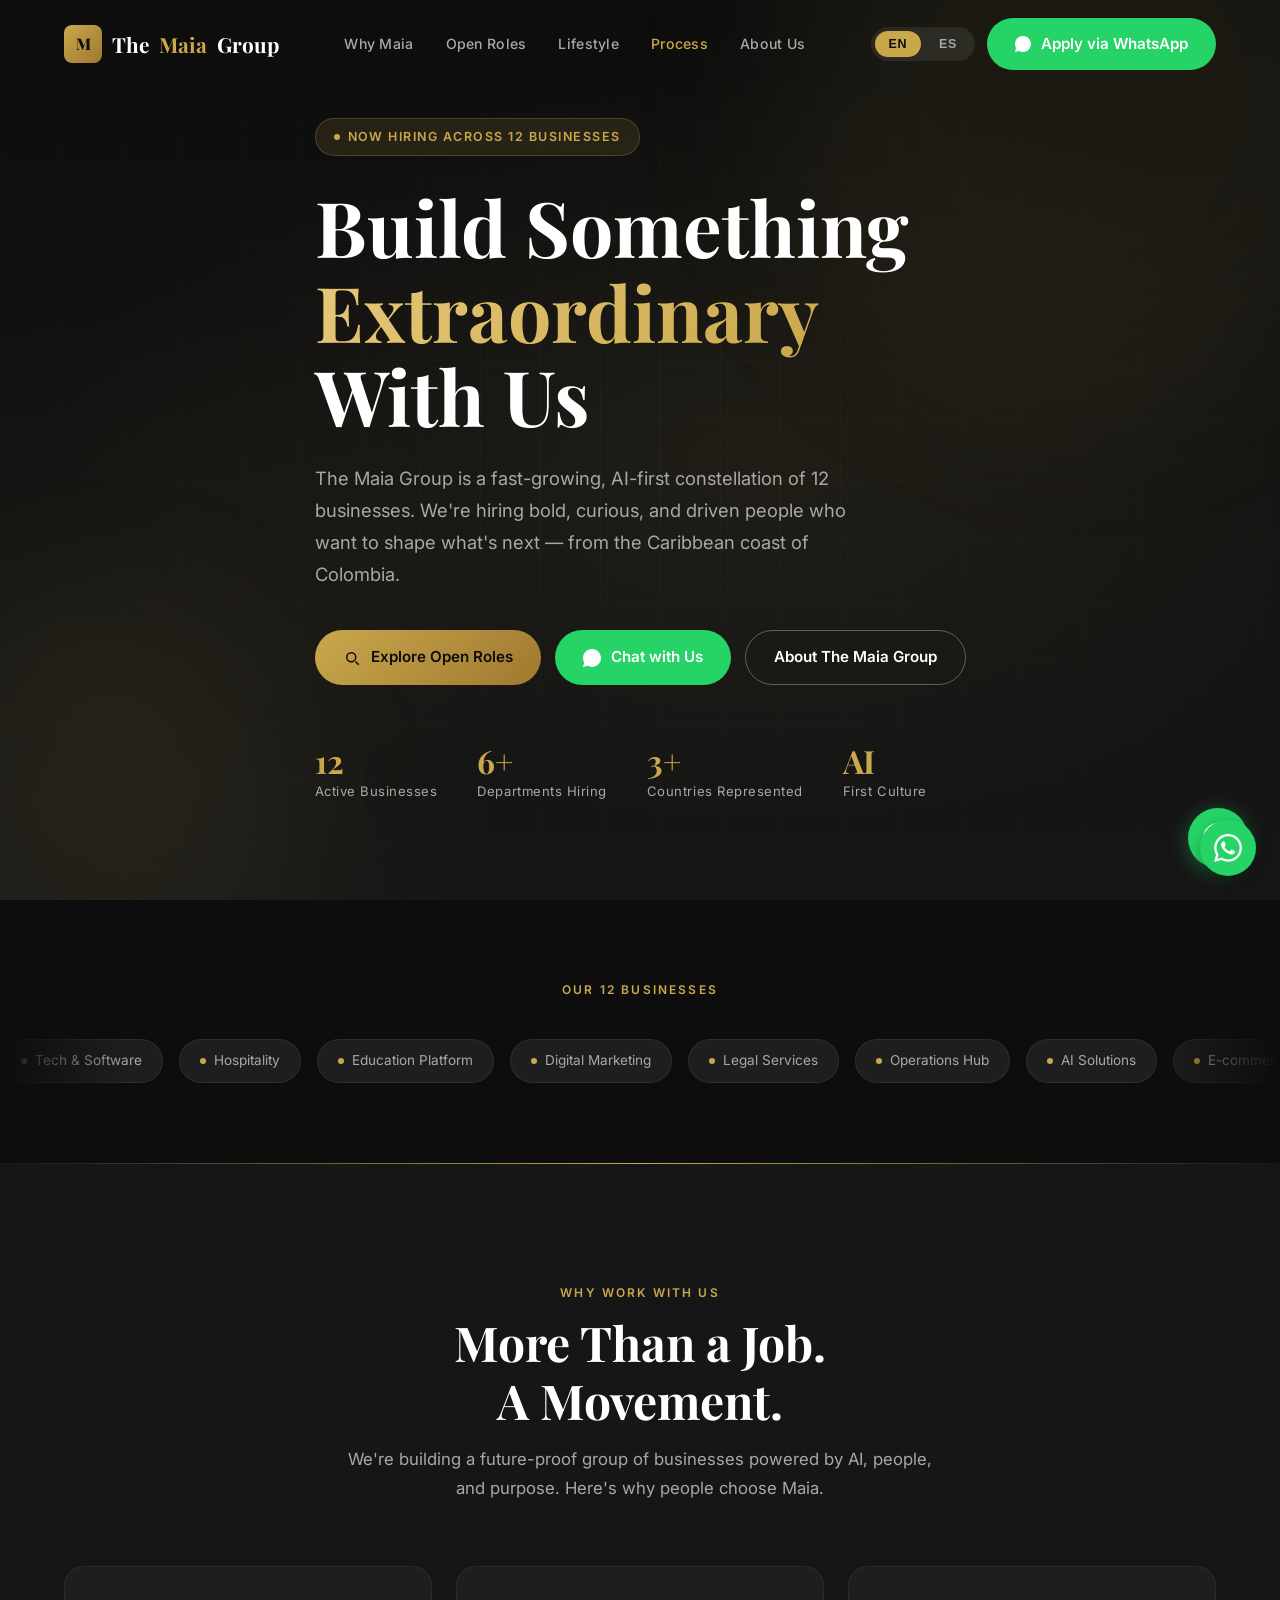
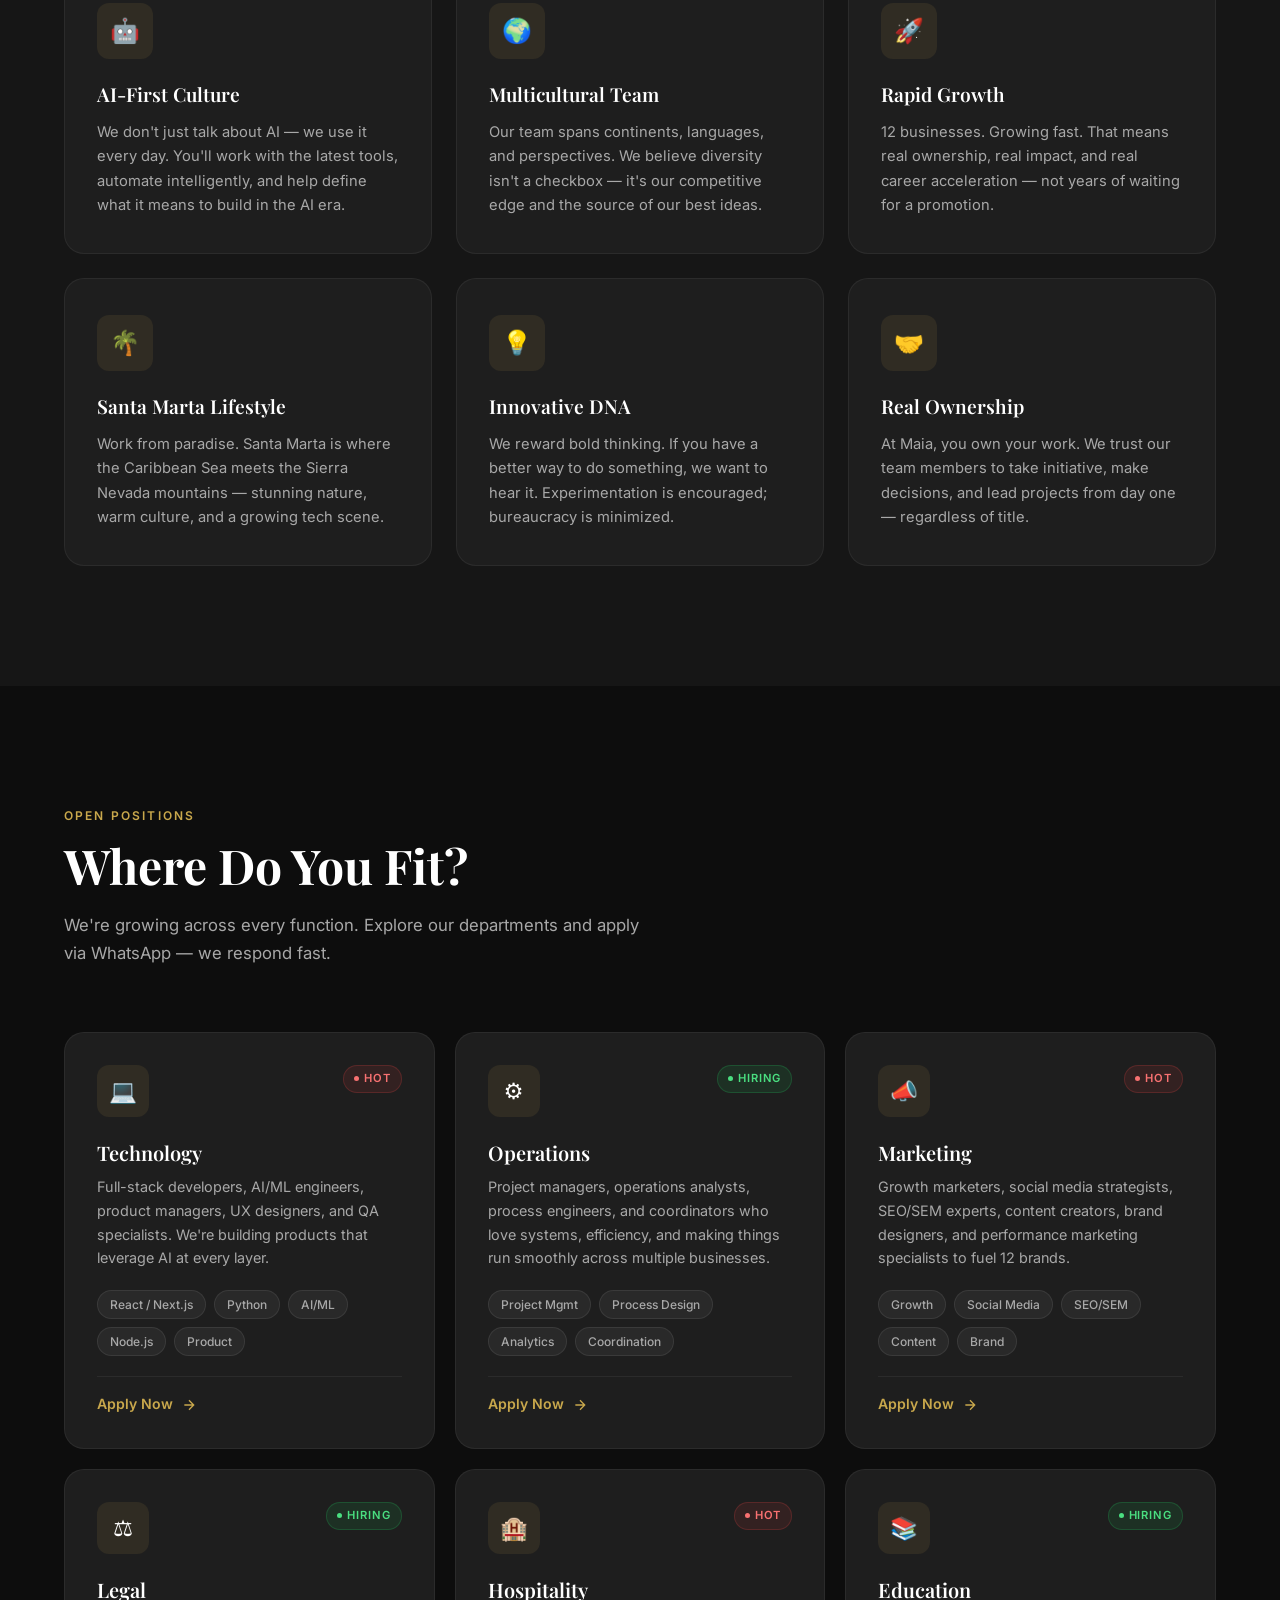
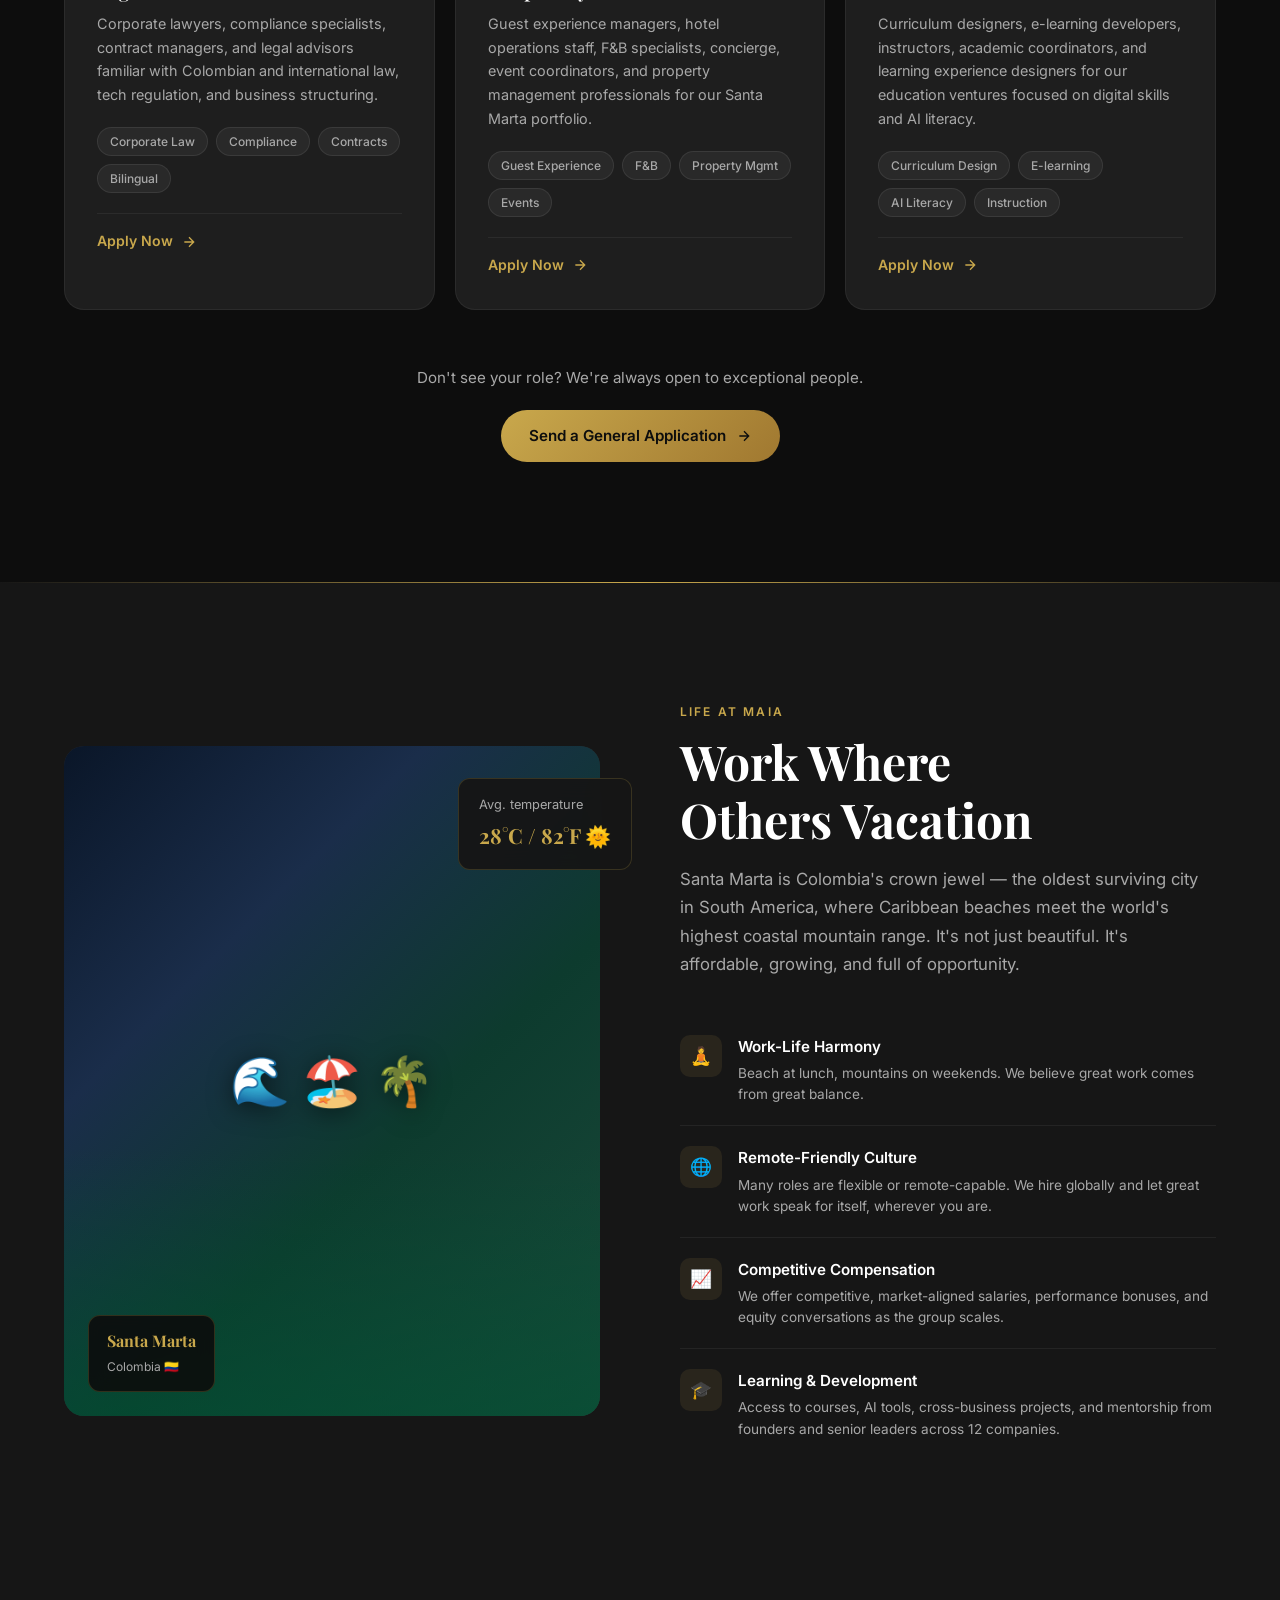
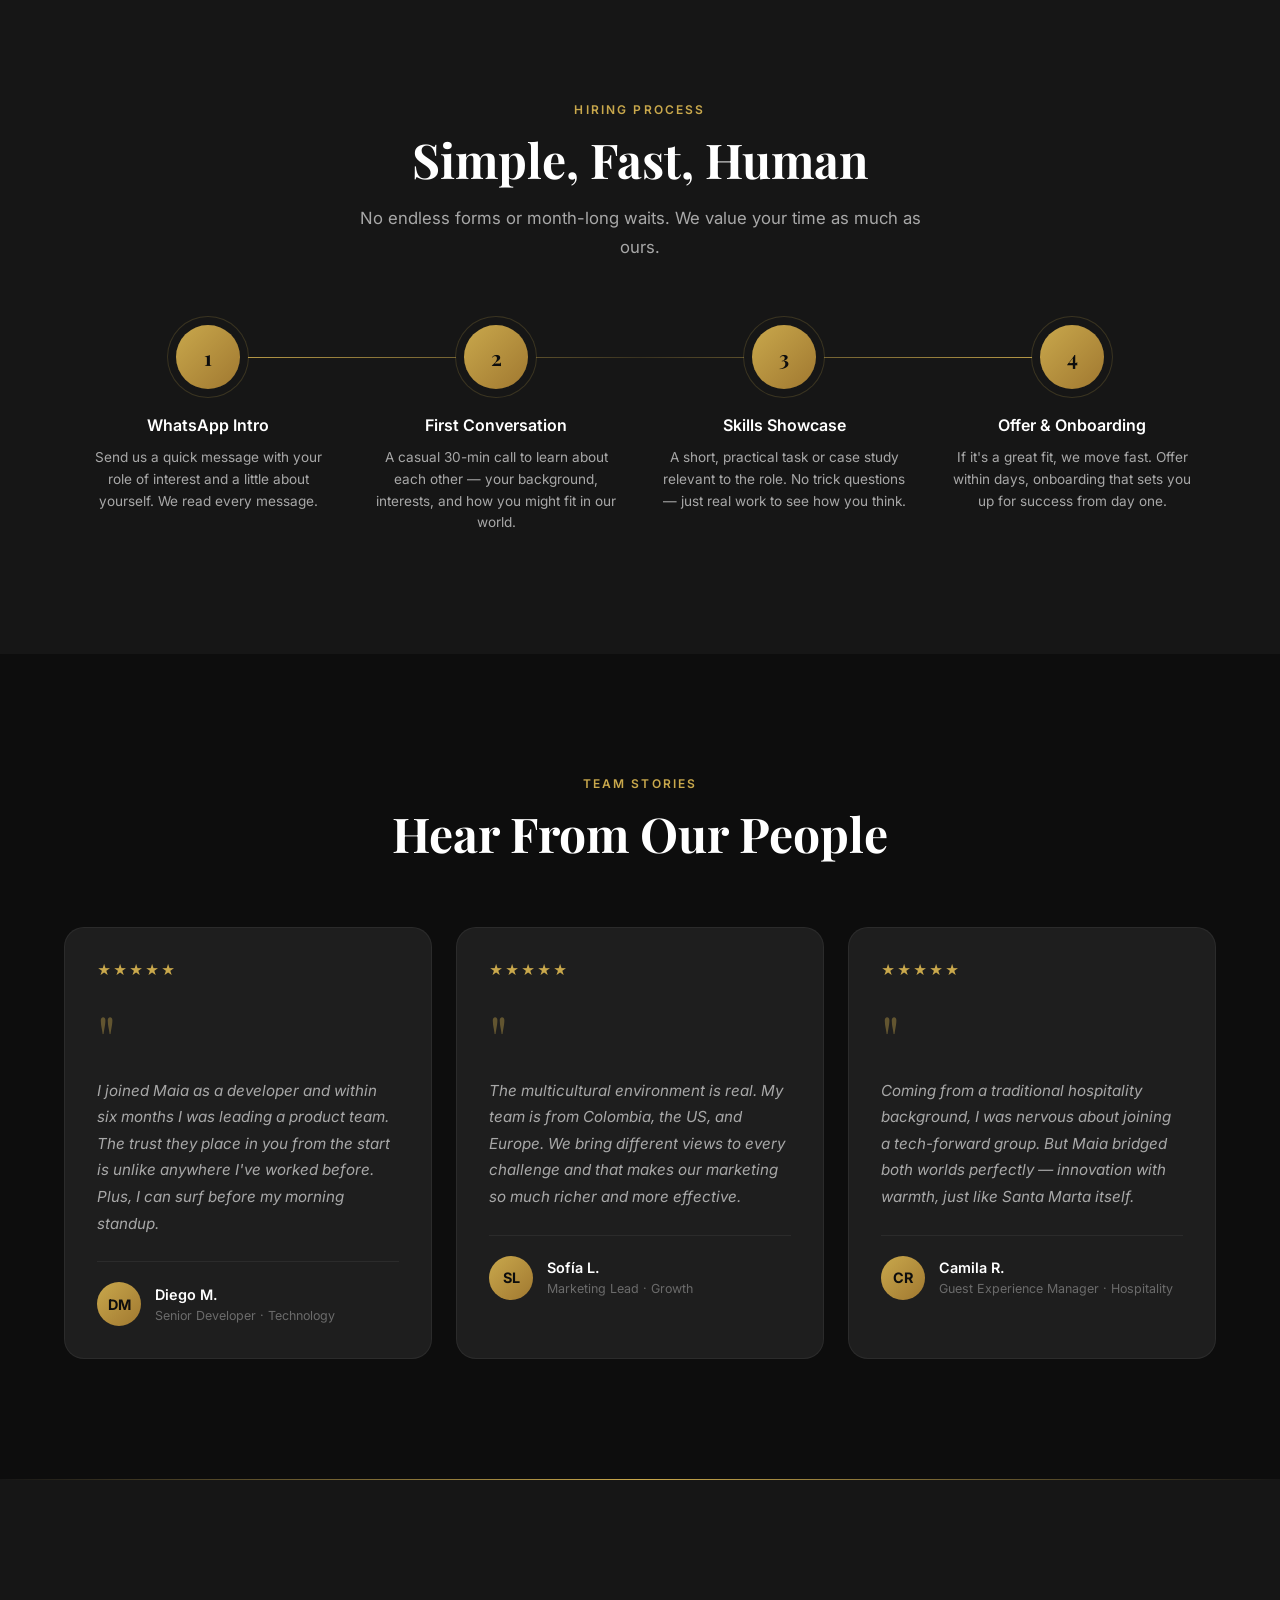
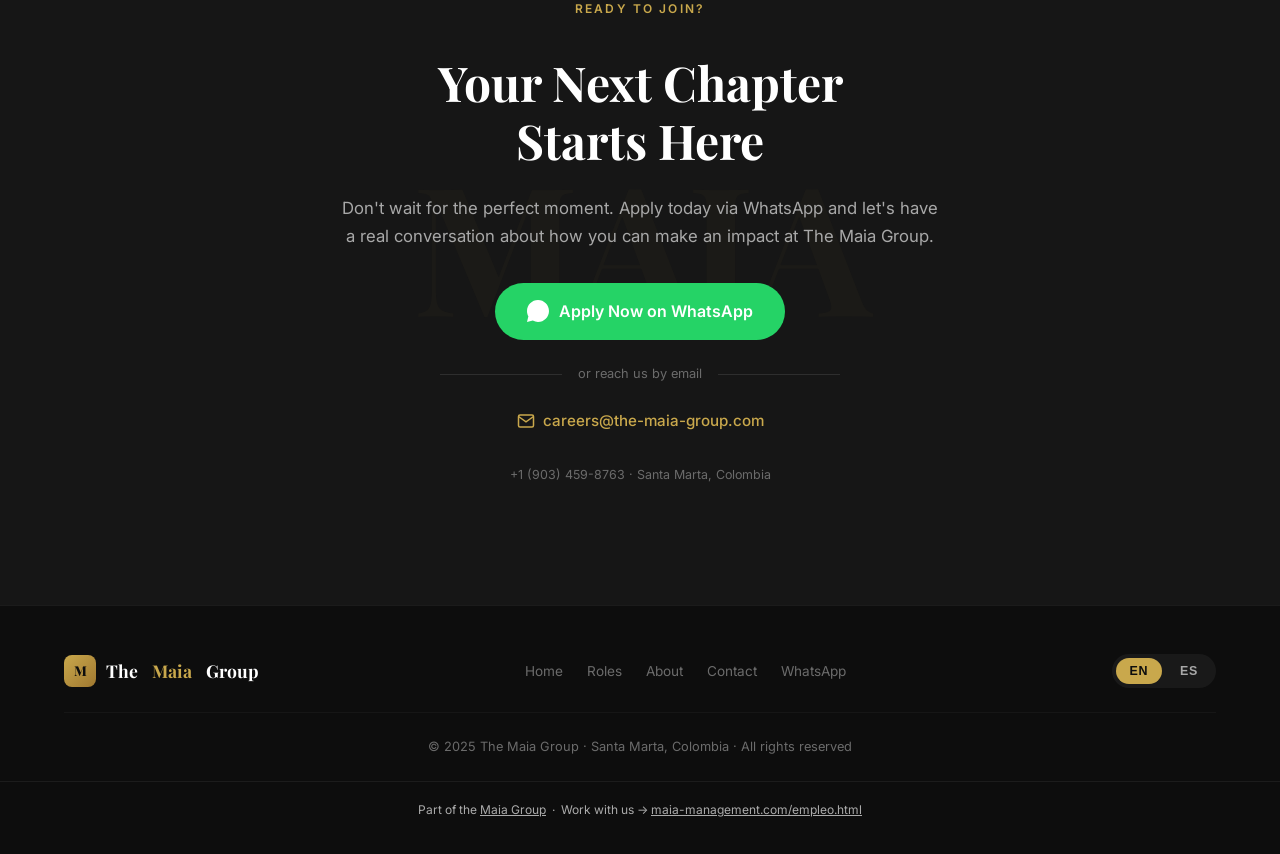
<file: careers.html>
﻿<!DOCTYPE html>
<html lang="en">
<head>
  <link rel="canonical" href="https://the-maia-group.com/careers.html">
  <meta charset="UTF-8" />
  <meta name="viewport" content="width=device-width, initial-scale=1.0" />
  <meta name="description" content="Join The Maia Group — We're hiring across 12 businesses in tech, operations, marketing, legal, hospitality, and education. Apply now and be part of something extraordinary in Santa Marta, Colombia." />
  <meta name="keywords" content="Maia Group careers, jobs Santa Marta, hiring Colombia, tech jobs, hospitality jobs, AI company careers" />
  <meta property="og:title" content="Careers at The Maia Group" />
  <meta property="og:description" content="Join a growing AI-first, multicultural group of 12 businesses. Explore opportunities in tech, operations, marketing, legal, hospitality & education." />
  <meta property="og:url" content="https://the-maia-group.com/careers.html" />
  <meta property="og:type" content="website" />
  <title>Careers | The Maia Group</title>

  <!-- Google Fonts -->
  <link rel="preconnect" href="https://fonts.googleapis.com" />
  <link rel="preconnect" href="https://fonts.gstatic.com" crossorigin />
  <link href="https://fonts.googleapis.com/css2?family=Playfair+Display:wght@400;600;700&family=Inter:wght@300;400;500;600;700&display=swap" rel="stylesheet" />

  <style>
    /* =============================================
       CSS RESET & CUSTOM PROPERTIES
    ============================================= */
    *, *::before, *::after {
      box-sizing: border-box;
      margin: 0;
      padding: 0;
    }

    :root {
      --gold:        #C9A84C;
      --gold-light:  #E8C97A;
      --gold-dark:   #A07830;
      --dark:        #0D0D0D;
      --dark-2:      #161616;
      --dark-3:      #1E1E1E;
      --dark-4:      #2A2A2A;
      --gray:        #6B6B6B;
      --gray-light:  #A8A8A8;
      --white:       #FFFFFF;
      --off-white:   #F5F3EF;
      --cream:       #FAF8F4;
      --whatsapp:    #25D366;
      --whatsapp-dk: #1DA851;

      --font-display: 'Playfair Display', Georgia, serif;
      --font-body:    'Inter', system-ui, sans-serif;

      --max-w: 1200px;
      --radius: 12px;
      --radius-lg: 20px;
      --transition: 0.3s cubic-bezier(0.4, 0, 0.2, 1);
    }

    html {
      scroll-behavior: smooth;
      font-size: 16px;
    }

    body {
      font-family: var(--font-body);
      background-color: var(--dark);
      color: var(--white);
      line-height: 1.6;
      overflow-x: hidden;
    }

    img { max-width: 100%; display: block; }
    a   { text-decoration: none; color: inherit; }

    /* =============================================
       UTILITY CLASSES
    ============================================= */
    .container {
      max-width: var(--max-w);
      margin: 0 auto;
      padding: 0 24px;
    }

    .gold { color: var(--gold); }
    .section-label {
      font-size: 0.75rem;
      font-weight: 600;
      letter-spacing: 0.18em;
      text-transform: uppercase;
      color: var(--gold);
      display: block;
      margin-bottom: 12px;
    }

    .section-title {
      font-family: var(--font-display);
      font-size: clamp(2rem, 4vw, 3rem);
      font-weight: 700;
      line-height: 1.2;
      color: var(--white);
    }

    .section-subtitle {
      font-size: 1.05rem;
      color: var(--gray-light);
      line-height: 1.7;
      max-width: 600px;
    }

    .btn {
      display: inline-flex;
      align-items: center;
      gap: 10px;
      padding: 14px 28px;
      border-radius: 50px;
      font-family: var(--font-body);
      font-size: 0.95rem;
      font-weight: 600;
      cursor: pointer;
      border: none;
      transition: var(--transition);
      white-space: nowrap;
    }

    .btn-gold {
      background: linear-gradient(135deg, var(--gold), var(--gold-dark));
      color: var(--dark);
    }
    .btn-gold:hover {
      background: linear-gradient(135deg, var(--gold-light), var(--gold));
      transform: translateY(-2px);
      box-shadow: 0 8px 25px rgba(201,168,76,0.35);
    }

    .btn-outline {
      background: transparent;
      color: var(--white);
      border: 1.5px solid rgba(255,255,255,0.3);
    }
    .btn-outline:hover {
      border-color: var(--gold);
      color: var(--gold);
      transform: translateY(-2px);
    }

    .btn-whatsapp {
      background: var(--whatsapp);
      color: var(--white);
    }
    .btn-whatsapp:hover {
      background: var(--whatsapp-dk);
      transform: translateY(-2px);
      box-shadow: 0 8px 25px rgba(37,211,102,0.35);
    }

    /* =============================================
       LANGUAGE TOGGLE
    ============================================= */
    .lang-toggle {
      display: flex;
      align-items: center;
      gap: 4px;
      background: rgba(255,255,255,0.08);
      border-radius: 50px;
      padding: 4px;
    }

    .lang-btn {
      padding: 6px 14px;
      border-radius: 50px;
      font-size: 0.78rem;
      font-weight: 600;
      letter-spacing: 0.05em;
      cursor: pointer;
      transition: var(--transition);
      border: none;
      background: transparent;
      color: var(--gray-light);
    }

    .lang-btn.active {
      background: var(--gold);
      color: var(--dark);
    }

    /* =============================================
       NAVIGATION
    ============================================= */
    .nav {
      position: fixed;
      top: 0;
      left: 0;
      right: 0;
      z-index: 100;
      padding: 18px 0;
      transition: var(--transition);
    }

    .nav.scrolled {
      background: rgba(13,13,13,0.95);
      backdrop-filter: blur(12px);
      -webkit-backdrop-filter: blur(12px);
      border-bottom: 1px solid rgba(201,168,76,0.15);
      padding: 12px 0;
    }

    .nav-inner {
      display: flex;
      align-items: center;
      justify-content: space-between;
      gap: 24px;
    }

    .nav-logo {
      font-family: var(--font-display);
      font-size: 1.3rem;
      font-weight: 700;
      color: var(--white);
      display: flex;
      align-items: center;
      gap: 10px;
    }

    .nav-logo span {
      color: var(--gold);
    }

    .logo-icon {
      width: 38px;
      height: 38px;
      background: linear-gradient(135deg, var(--gold), var(--gold-dark));
      border-radius: 8px;
      display: flex;
      align-items: center;
      justify-content: center;
      font-size: 1rem;
      font-weight: 800;
      color: var(--dark);
      flex-shrink: 0;
    }

    .nav-links {
      display: flex;
      align-items: center;
      gap: 32px;
      list-style: none;
    }

    .nav-links a {
      font-size: 0.88rem;
      font-weight: 500;
      color: var(--gray-light);
      transition: var(--transition);
      letter-spacing: 0.02em;
    }

    .nav-links a:hover,
    .nav-links a.active {
      color: var(--gold);
    }

    .nav-actions {
      display: flex;
      align-items: center;
      gap: 12px;
    }

    /* =============================================
       HERO SECTION
    ============================================= */
    .hero {
      position: relative;
      min-height: 100vh;
      display: flex;
      align-items: center;
      overflow: hidden;
    }

    .hero-bg {
      position: absolute;
      inset: 0;
      background:
        radial-gradient(ellipse 80% 60% at 60% 50%, rgba(201,168,76,0.08) 0%, transparent 70%),
        radial-gradient(ellipse 50% 80% at 10% 80%, rgba(201,168,76,0.05) 0%, transparent 60%),
        linear-gradient(180deg, var(--dark) 0%, var(--dark-2) 100%);
    }

    /* Decorative grid */
    .hero-grid {
      position: absolute;
      inset: 0;
      background-image:
        linear-gradient(rgba(201,168,76,0.04) 1px, transparent 1px),
        linear-gradient(90deg, rgba(201,168,76,0.04) 1px, transparent 1px);
      background-size: 60px 60px;
      mask-image: radial-gradient(ellipse 80% 80% at 50% 50%, black 0%, transparent 100%);
    }

    /* Floating orbs */
    .orb {
      position: absolute;
      border-radius: 50%;
      filter: blur(80px);
      pointer-events: none;
    }
    .orb-1 {
      width: 600px; height: 600px;
      background: rgba(201,168,76,0.07);
      top: -200px; right: -100px;
      animation: float 8s ease-in-out infinite;
    }
    .orb-2 {
      width: 400px; height: 400px;
      background: rgba(201,168,76,0.05);
      bottom: -100px; left: -100px;
      animation: float 10s ease-in-out infinite reverse;
    }

    @keyframes float {
      0%, 100% { transform: translateY(0px); }
      50%       { transform: translateY(-30px); }
    }

    .hero-content {
      position: relative;
      z-index: 2;
      padding-top: 100px;
      padding-bottom: 80px;
    }

    .hero-badge {
      display: inline-flex;
      align-items: center;
      gap: 8px;
      background: rgba(201,168,76,0.12);
      border: 1px solid rgba(201,168,76,0.25);
      border-radius: 50px;
      padding: 8px 18px;
      font-size: 0.78rem;
      font-weight: 600;
      letter-spacing: 0.12em;
      text-transform: uppercase;
      color: var(--gold);
      margin-bottom: 28px;
    }

    .hero-badge-dot {
      width: 6px;
      height: 6px;
      background: var(--gold);
      border-radius: 50%;
      animation: pulse 2s ease-in-out infinite;
    }

    @keyframes pulse {
      0%, 100% { opacity: 1; transform: scale(1); }
      50%       { opacity: 0.4; transform: scale(0.8); }
    }

    .hero-title {
      font-family: var(--font-display);
      font-size: clamp(2.8rem, 6vw, 4.8rem);
      font-weight: 700;
      line-height: 1.1;
      margin-bottom: 24px;
      max-width: 780px;
    }

    .hero-title .accent {
      background: linear-gradient(135deg, var(--gold-light), var(--gold));
      -webkit-background-clip: text;
      -webkit-text-fill-color: transparent;
      background-clip: text;
    }

    .hero-subtitle {
      font-size: clamp(1rem, 2vw, 1.15rem);
      color: var(--gray-light);
      max-width: 560px;
      line-height: 1.75;
      margin-bottom: 40px;
    }

    .hero-subtitle .es { display: none; }

    .hero-ctas {
      display: flex;
      flex-wrap: wrap;
      gap: 14px;
      margin-bottom: 60px;
    }

    .hero-stats {
      display: flex;
      flex-wrap: wrap;
      gap: 40px;
    }

    .stat {
      display: flex;
      flex-direction: column;
      gap: 4px;
    }

    .stat-num {
      font-family: var(--font-display);
      font-size: 2rem;
      font-weight: 700;
      color: var(--gold);
      line-height: 1;
    }

    .stat-label {
      font-size: 0.82rem;
      color: var(--gray-light);
      letter-spacing: 0.04em;
    }

    /* Divider line */
    .hero-stats::before {
      display: none;
    }

    /* =============================================
       WHY MAIA
    ============================================= */
    .why-maia {
      padding: 120px 0;
      background: var(--dark-2);
      position: relative;
      overflow: hidden;
    }

    .why-maia::before {
      content: '';
      position: absolute;
      top: 0; left: 0; right: 0;
      height: 1px;
      background: linear-gradient(90deg, transparent, var(--gold), transparent);
    }

    .section-header {
      margin-bottom: 64px;
    }

    .section-header.centered {
      text-align: center;
      display: flex;
      flex-direction: column;
      align-items: center;
    }

    .section-header.centered .section-subtitle {
      text-align: center;
    }

    .why-grid {
      display: grid;
      grid-template-columns: repeat(auto-fit, minmax(280px, 1fr));
      gap: 24px;
    }

    .why-card {
      background: var(--dark-3);
      border: 1px solid rgba(255,255,255,0.06);
      border-radius: var(--radius-lg);
      padding: 36px 32px;
      transition: var(--transition);
      position: relative;
      overflow: hidden;
    }

    .why-card::after {
      content: '';
      position: absolute;
      bottom: 0; left: 0; right: 0;
      height: 3px;
      background: linear-gradient(90deg, var(--gold), var(--gold-dark));
      transform: scaleX(0);
      transform-origin: left;
      transition: var(--transition);
    }

    .why-card:hover {
      border-color: rgba(201,168,76,0.2);
      transform: translateY(-4px);
      box-shadow: 0 20px 50px rgba(0,0,0,0.4);
    }

    .why-card:hover::after {
      transform: scaleX(1);
    }

    .why-icon {
      width: 56px;
      height: 56px;
      background: rgba(201,168,76,0.1);
      border-radius: var(--radius);
      display: flex;
      align-items: center;
      justify-content: center;
      font-size: 1.5rem;
      margin-bottom: 20px;
      transition: var(--transition);
    }

    .why-card:hover .why-icon {
      background: rgba(201,168,76,0.18);
      transform: scale(1.05);
    }

    .why-card h3 {
      font-family: var(--font-display);
      font-size: 1.2rem;
      font-weight: 600;
      margin-bottom: 10px;
      color: var(--white);
    }

    .why-card p {
      font-size: 0.92rem;
      color: var(--gray-light);
      line-height: 1.65;
    }

    /* =============================================
       ROLES / DEPARTMENTS
    ============================================= */
    .roles {
      padding: 120px 0;
      background: var(--dark);
    }

    .roles-grid {
      display: grid;
      grid-template-columns: repeat(auto-fit, minmax(320px, 1fr));
      gap: 20px;
      margin-top: 64px;
    }

    .role-card {
      background: var(--dark-3);
      border: 1px solid rgba(255,255,255,0.06);
      border-radius: var(--radius-lg);
      padding: 32px;
      display: flex;
      flex-direction: column;
      gap: 20px;
      transition: var(--transition);
      cursor: pointer;
    }

    .role-card:hover {
      border-color: rgba(201,168,76,0.25);
      background: var(--dark-4);
      transform: translateY(-3px);
      box-shadow: 0 16px 40px rgba(0,0,0,0.35);
    }

    .role-header {
      display: flex;
      align-items: flex-start;
      justify-content: space-between;
      gap: 16px;
    }

    .role-icon-wrap {
      width: 52px;
      height: 52px;
      background: rgba(201,168,76,0.1);
      border-radius: 12px;
      display: flex;
      align-items: center;
      justify-content: center;
      font-size: 1.4rem;
      flex-shrink: 0;
    }

    .role-badge {
      display: inline-flex;
      align-items: center;
      gap: 5px;
      background: rgba(37,211,102,0.1);
      border: 1px solid rgba(37,211,102,0.2);
      color: #4ADE80;
      font-size: 0.7rem;
      font-weight: 600;
      letter-spacing: 0.08em;
      text-transform: uppercase;
      padding: 4px 10px;
      border-radius: 50px;
    }

    .role-badge.hot {
      background: rgba(239,68,68,0.1);
      border-color: rgba(239,68,68,0.2);
      color: #F87171;
    }

    .role-badge-dot {
      width: 5px;
      height: 5px;
      border-radius: 50%;
      background: currentColor;
    }

    .role-card h3 {
      font-family: var(--font-display);
      font-size: 1.25rem;
      font-weight: 600;
      color: var(--white);
      margin-bottom: 6px;
    }

    .role-card p {
      font-size: 0.9rem;
      color: var(--gray-light);
      line-height: 1.65;
    }

    .role-tags {
      display: flex;
      flex-wrap: wrap;
      gap: 8px;
    }

    .tag {
      background: rgba(255,255,255,0.05);
      border: 1px solid rgba(255,255,255,0.08);
      color: var(--gray-light);
      font-size: 0.75rem;
      font-weight: 500;
      padding: 4px 12px;
      border-radius: 50px;
    }

    .role-apply {
      display: flex;
      align-items: center;
      gap: 8px;
      color: var(--gold);
      font-size: 0.88rem;
      font-weight: 600;
      transition: var(--transition);
      border-top: 1px solid rgba(255,255,255,0.06);
      padding-top: 16px;
    }

    .role-apply svg {
      transition: var(--transition);
    }

    .role-card:hover .role-apply svg {
      transform: translateX(4px);
    }

    /* =============================================
       LIFESTYLE SECTION
    ============================================= */
    .lifestyle {
      padding: 120px 0;
      background: var(--dark-2);
      position: relative;
      overflow: hidden;
    }

    .lifestyle::before {
      content: '';
      position: absolute;
      top: 0; left: 0; right: 0;
      height: 1px;
      background: linear-gradient(90deg, transparent, var(--gold), transparent);
    }

    .lifestyle-inner {
      display: grid;
      grid-template-columns: 1fr 1fr;
      gap: 80px;
      align-items: center;
    }

    .lifestyle-visual {
      position: relative;
    }

    .lifestyle-img-main {
      border-radius: var(--radius-lg);
      overflow: hidden;
      background: var(--dark-4);
      aspect-ratio: 4/5;
      display: flex;
      align-items: center;
      justify-content: center;
      position: relative;
    }

    /* Placeholder visual for Santa Marta */
    .lifestyle-placeholder {
      width: 100%;
      height: 100%;
      background: linear-gradient(135deg,
        #0a1628 0%,
        #1a2d4a 30%,
        #0d3b2e 60%,
        #1a4a3a 100%);
      display: flex;
      flex-direction: column;
      align-items: center;
      justify-content: center;
      gap: 16px;
      position: relative;
      overflow: hidden;
    }

    .lifestyle-placeholder::before {
      content: '';
      position: absolute;
      bottom: 0; left: 0; right: 0;
      height: 40%;
      background: linear-gradient(0deg,
        rgba(0,80,50,0.6) 0%,
        transparent 100%);
    }

    .lifestyle-placeholder::after {
      content: '🌊 🏖️ 🌴';
      font-size: 3rem;
      position: relative;
      z-index: 2;
      filter: drop-shadow(0 4px 12px rgba(0,0,0,0.5));
    }

    .lifestyle-city-label {
      position: absolute;
      bottom: 24px;
      left: 24px;
      background: rgba(13,13,13,0.9);
      backdrop-filter: blur(8px);
      border: 1px solid rgba(201,168,76,0.2);
      border-radius: var(--radius);
      padding: 12px 18px;
      z-index: 10;
    }

    .lifestyle-city-label strong {
      display: block;
      font-family: var(--font-display);
      font-size: 1rem;
      color: var(--gold);
    }

    .lifestyle-city-label span {
      font-size: 0.75rem;
      color: var(--gray-light);
    }

    .lifestyle-floating-card {
      position: absolute;
      top: 32px;
      right: -32px;
      background: rgba(22,22,22,0.95);
      backdrop-filter: blur(12px);
      border: 1px solid rgba(201,168,76,0.2);
      border-radius: var(--radius);
      padding: 16px 20px;
      z-index: 10;
      min-width: 160px;
    }

    .lifestyle-floating-card p {
      font-size: 0.8rem;
      color: var(--gray-light);
      margin-bottom: 4px;
    }

    .lifestyle-floating-card strong {
      font-size: 1.3rem;
      font-family: var(--font-display);
      color: var(--gold);
    }

    .lifestyle-perks {
      margin-top: 36px;
    }

    .perk-item {
      display: flex;
      align-items: flex-start;
      gap: 16px;
      padding: 20px 0;
      border-bottom: 1px solid rgba(255,255,255,0.06);
    }

    .perk-item:last-child {
      border-bottom: none;
    }

    .perk-icon {
      width: 42px;
      height: 42px;
      background: rgba(201,168,76,0.1);
      border-radius: 10px;
      display: flex;
      align-items: center;
      justify-content: center;
      font-size: 1.1rem;
      flex-shrink: 0;
    }

    .perk-text h4 {
      font-size: 0.95rem;
      font-weight: 600;
      color: var(--white);
      margin-bottom: 4px;
    }

    .perk-text p {
      font-size: 0.85rem;
      color: var(--gray-light);
      line-height: 1.55;
    }

    /* =============================================
       BUSINESSES MARQUEE
    ============================================= */
    .businesses {
      padding: 80px 0;
      background: var(--dark);
      overflow: hidden;
    }

    .businesses-label {
      text-align: center;
      margin-bottom: 40px;
    }

    .marquee-track {
      display: flex;
      gap: 0;
      overflow: hidden;
      mask-image: linear-gradient(90deg, transparent 0%, black 10%, black 90%, transparent 100%);
    }

    .marquee-inner {
      display: flex;
      gap: 16px;
      animation: marquee 30s linear infinite;
      flex-shrink: 0;
    }

    .marquee-inner:nth-child(2) {
      animation-delay: -15s;
    }

    @keyframes marquee {
      0%   { transform: translateX(0); }
      100% { transform: translateX(-50%); }
    }

    .biz-chip {
      display: inline-flex;
      align-items: center;
      gap: 8px;
      background: var(--dark-3);
      border: 1px solid rgba(255,255,255,0.07);
      border-radius: 50px;
      padding: 10px 20px;
      white-space: nowrap;
      font-size: 0.85rem;
      color: var(--gray-light);
      flex-shrink: 0;
    }

    .biz-dot {
      width: 6px;
      height: 6px;
      border-radius: 50%;
      background: var(--gold);
      flex-shrink: 0;
    }

    /* =============================================
       PROCESS SECTION
    ============================================= */
    .process {
      padding: 120px 0;
      background: var(--dark-2);
    }

    .process-steps {
      display: grid;
      grid-template-columns: repeat(auto-fit, minmax(200px, 1fr));
      gap: 0;
      margin-top: 64px;
      position: relative;
    }

    .process-steps::before {
      content: '';
      position: absolute;
      top: 32px;
      left: 10%;
      right: 10%;
      height: 1px;
      background: linear-gradient(90deg, var(--gold), rgba(201,168,76,0.2), var(--gold));
      z-index: 0;
    }

    .step {
      display: flex;
      flex-direction: column;
      align-items: center;
      text-align: center;
      padding: 0 20px;
      position: relative;
      z-index: 1;
    }

    .step-num {
      width: 64px;
      height: 64px;
      border-radius: 50%;
      background: linear-gradient(135deg, var(--gold), var(--gold-dark));
      display: flex;
      align-items: center;
      justify-content: center;
      font-family: var(--font-display);
      font-size: 1.3rem;
      font-weight: 700;
      color: var(--dark);
      margin-bottom: 24px;
      box-shadow: 0 0 0 8px var(--dark-2), 0 0 0 9px rgba(201,168,76,0.2);
      flex-shrink: 0;
    }

    .step h3 {
      font-size: 1rem;
      font-weight: 600;
      color: var(--white);
      margin-bottom: 8px;
    }

    .step p {
      font-size: 0.85rem;
      color: var(--gray-light);
      line-height: 1.6;
    }

    /* =============================================
       TESTIMONIALS
    ============================================= */
    .testimonials {
      padding: 120px 0;
      background: var(--dark);
    }

    .testimonials-grid {
      display: grid;
      grid-template-columns: repeat(auto-fit, minmax(300px, 1fr));
      gap: 24px;
      margin-top: 64px;
    }

    .testimonial-card {
      background: var(--dark-3);
      border: 1px solid rgba(255,255,255,0.06);
      border-radius: var(--radius-lg);
      padding: 32px;
      display: flex;
      flex-direction: column;
      gap: 24px;
      transition: var(--transition);
    }

    .testimonial-card:hover {
      border-color: rgba(201,168,76,0.15);
      transform: translateY(-3px);
    }

    .quote-mark {
      font-family: var(--font-display);
      font-size: 4rem;
      line-height: 1;
      color: var(--gold);
      opacity: 0.4;
      margin-bottom: -16px;
    }

    .testimonial-text {
      font-size: 0.95rem;
      color: var(--gray-light);
      line-height: 1.75;
      font-style: italic;
    }

    .testimonial-author {
      display: flex;
      align-items: center;
      gap: 14px;
      border-top: 1px solid rgba(255,255,255,0.06);
      padding-top: 20px;
    }

    .author-avatar {
      width: 44px;
      height: 44px;
      border-radius: 50%;
      background: linear-gradient(135deg, var(--gold), var(--gold-dark));
      display: flex;
      align-items: center;
      justify-content: center;
      font-weight: 700;
      font-size: 0.9rem;
      color: var(--dark);
      flex-shrink: 0;
    }

    .author-name {
      font-size: 0.9rem;
      font-weight: 600;
      color: var(--white);
    }

    .author-role {
      font-size: 0.78rem;
      color: var(--gray);
    }

    .stars {
      color: var(--gold);
      font-size: 0.85rem;
      letter-spacing: 2px;
    }

    /* =============================================
       CTA SECTION
    ============================================= */
    .cta-section {
      padding: 120px 0;
      background: var(--dark-2);
      position: relative;
      overflow: hidden;
    }

    .cta-section::before {
      content: '';
      position: absolute;
      top: 0; left: 0; right: 0;
      height: 1px;
      background: linear-gradient(90deg, transparent, var(--gold), transparent);
    }

    .cta-bg-text {
      position: absolute;
      top: 50%;
      left: 50%;
      transform: translate(-50%, -50%);
      font-family: var(--font-display);
      font-size: clamp(80px, 15vw, 180px);
      font-weight: 700;
      color: rgba(201,168,76,0.03);
      white-space: nowrap;
      pointer-events: none;
      user-select: none;
      letter-spacing: -0.02em;
    }

    .cta-inner {
      position: relative;
      z-index: 2;
      text-align: center;
      display: flex;
      flex-direction: column;
      align-items: center;
      gap: 24px;
    }

    .cta-inner .section-title {
      max-width: 700px;
    }

    .cta-inner .section-subtitle {
      text-align: center;
    }

    .cta-btns {
      display: flex;
      flex-wrap: wrap;
      justify-content: center;
      gap: 14px;
      margin-top: 8px;
    }

    .cta-divider {
      display: flex;
      align-items: center;
      gap: 16px;
      width: 100%;
      max-width: 400px;
    }

    .cta-divider::before,
    .cta-divider::after {
      content: '';
      flex: 1;
      height: 1px;
      background: rgba(255,255,255,0.1);
    }

    .cta-divider span {
      font-size: 0.8rem;
      color: var(--gray);
      white-space: nowrap;
    }

    .cta-email {
      display: flex;
      align-items: center;
      gap: 8px;
      color: var(--gold);
      font-size: 0.95rem;
      font-weight: 500;
      transition: var(--transition);
    }

    .cta-email:hover {
      color: var(--gold-light);
    }

    /* =============================================
       BILINGUAL SUPPORT
    ============================================= */

    /* When Spanish is active, hide English & show Spanish */
    body.lang-es .en { display: none !important; }
    body.lang-es .es { display: block !important; }

    body.lang-es span.es { display: inline !important; }
    body.lang-es span.en { display: none !important; }

    /* Default: English shown, Spanish hidden */
    .es { display: none; }
    .en { display: block; }
    span.es { display: none; }
    span.en { display: inline; }

    /* =============================================
       FOOTER
    ============================================= */
    .footer {
      background: var(--dark);
      border-top: 1px solid rgba(255,255,255,0.06);
      padding: 48px 0 32px;
    }

    .footer-inner {
      display: flex;
      flex-wrap: wrap;
      align-items: center;
      justify-content: space-between;
      gap: 24px;
    }

    .footer-logo {
      font-family: var(--font-display);
      font-size: 1.1rem;
      font-weight: 700;
      color: var(--white);
      display: flex;
      align-items: center;
      gap: 10px;
    }

    .footer-links {
      display: flex;
      gap: 24px;
      list-style: none;
    }

    .footer-links a {
      font-size: 0.85rem;
      color: var(--gray);
      transition: var(--transition);
    }

    .footer-links a:hover {
      color: var(--gold);
    }

    .footer-copy {
      font-size: 0.8rem;
      color: var(--gray);
      text-align: center;
      width: 100%;
      padding-top: 24px;
      border-top: 1px solid rgba(255,255,255,0.04);
      margin-top: 24px;
    }

    /* =============================================
       FLOATING WHATSAPP BUTTON
    ============================================= */
    .wa-float {
      position: fixed;
      bottom: 32px;
      right: 32px;
      z-index: 200;
      width: 60px;
      height: 60px;
      background: var(--whatsapp);
      border-radius: 50%;
      display: flex;
      align-items: center;
      justify-content: center;
      box-shadow: 0 4px 20px rgba(37,211,102,0.4);
      transition: var(--transition);
      animation: wa-pulse 3s ease-in-out infinite;
    }

    .wa-float:hover {
      background: var(--whatsapp-dk);
      transform: scale(1.08);
      box-shadow: 0 8px 30px rgba(37,211,102,0.5);
    }

    .wa-float svg {
      width: 30px;
      height: 30px;
      fill: white;
    }

    @keyframes wa-pulse {
      0%, 100% { box-shadow: 0 4px 20px rgba(37,211,102,0.4); }
      50%       { box-shadow: 0 4px 30px rgba(37,211,102,0.7), 0 0 0 8px rgba(37,211,102,0.08); }
    }

    /* =============================================
       MOBILE MENU
    ============================================= */
    .hamburger {
      display: none;
      flex-direction: column;
      gap: 5px;
      cursor: pointer;
      padding: 4px;
      background: none;
      border: none;
    }

    .hamburger span {
      display: block;
      width: 24px;
      height: 2px;
      background: var(--white);
      border-radius: 2px;
      transition: var(--transition);
    }

    .hamburger.open span:nth-child(1) {
      transform: translateY(7px) rotate(45deg);
    }
    .hamburger.open span:nth-child(2) {
      opacity: 0;
    }
    .hamburger.open span:nth-child(3) {
      transform: translateY(-7px) rotate(-45deg);
    }

    .mobile-menu {
      display: none;
      position: fixed;
      top: 0; left: 0; right: 0; bottom: 0;
      background: rgba(13,13,13,0.98);
      z-index: 99;
      flex-direction: column;
      align-items: center;
      justify-content: center;
      gap: 32px;
    }

    .mobile-menu.open {
      display: flex;
    }

    .mobile-menu a {
      font-family: var(--font-display);
      font-size: 2rem;
      color: var(--white);
      font-weight: 600;
      transition: var(--transition);
    }

    .mobile-menu a:hover {
      color: var(--gold);
    }

    /* =============================================
       SCROLL ANIMATIONS
    ============================================= */
    .reveal {
      opacity: 0;
      transform: translateY(30px);
      transition: opacity 0.7s ease, transform 0.7s ease;
    }

    .reveal.visible {
      opacity: 1;
      transform: translateY(0);
    }

    /* =============================================
       RESPONSIVE
    ============================================= */
    @media (max-width: 900px) {
      .nav-links { display: none; }
      .hamburger { display: flex; }

      .lifestyle-inner {
        grid-template-columns: 1fr;
        gap: 48px;
      }

      .lifestyle-floating-card {
        right: 16px;
      }

      .process-steps::before {
        display: none;
      }

      .process-steps {
        grid-template-columns: 1fr 1fr;
        gap: 40px;
      }
    }

    @media (max-width: 600px) {
      .nav-actions .btn { display: none; }
      .hero-stats { gap: 24px; }
      .process-steps { grid-template-columns: 1fr; }
      .wa-float { bottom: 20px; right: 20px; }
      .footer-inner { flex-direction: column; text-align: center; }
      .footer-links { flex-wrap: wrap; justify-content: center; }
    }
  </style>
</head>

<body class="lang-en">

  <!-- ========================================
       FLOATING WHATSAPP BUTTON
  ======================================== -->
  <a
    href="https://wa.me/19034598763"
    class="wa-float"
    target="_blank"
    rel="noopener noreferrer"
    aria-label="Chat on WhatsApp"
    title="Chat with us on WhatsApp"
  >
    <svg viewBox="0 0 32 32" xmlns="http://www.w3.org/2000/svg">
      <path d="M16 0C7.163 0 0 7.163 0 16c0 2.833.737 5.494 2.027 7.806L0 32l8.445-2.004A15.93 15.93 0 0016 32c8.837 0 16-7.163 16-16S24.837 0 16 0zm0 29.333a13.28 13.28 0 01-6.793-1.861l-.487-.29-5.01 1.189 1.266-4.873-.317-.5A13.264 13.264 0 012.667 16C2.667 8.636 8.636 2.667 16 2.667S29.333 8.636 29.333 16 23.364 29.333 16 29.333zm7.387-9.893c-.403-.202-2.387-1.178-2.757-1.313-.37-.135-.64-.202-.91.202-.27.403-1.045 1.313-1.281 1.583-.236.27-.472.303-.875.101-.403-.202-1.703-.628-3.244-2.003-1.198-1.07-2.007-2.39-2.243-2.793-.236-.403-.025-.621.177-.821.182-.18.403-.472.605-.708.202-.236.27-.403.403-.673.135-.27.068-.506-.034-.708-.101-.202-.91-2.193-1.247-3.003-.33-.789-.663-.682-.91-.695-.236-.012-.506-.015-.776-.015s-.708.101-1.079.506c-.37.404-1.415 1.383-1.415 3.374s1.449 3.913 1.651 4.183c.202.27 2.852 4.354 6.908 6.104.966.417 1.719.665 2.307.852.97.308 1.853.264 2.551.16.778-.115 2.387-.975 2.724-1.917.337-.942.337-1.75.236-1.917-.101-.168-.371-.27-.774-.472z"/>
    </svg>
  </a>

  <!-- ========================================
       MOBILE MENU
  ======================================== -->
  <nav class="mobile-menu" id="mobileMenu">
    <a href="#why-maia" onclick="closeMobileMenu()">
      <span class="en">Why Maia</span>
      <span class="es">Por qué Maia</span>
    </a>
    <a href="#roles" onclick="closeMobileMenu()">
      <span class="en">Open Roles</span>
      <span class="es">Vacantes</span>
    </a>
    <a href="#lifestyle" onclick="closeMobileMenu()">
      <span class="en">Lifestyle</span>
      <span class="es">Estilo de Vida</span>
    </a>
    <a href="#process" onclick="closeMobileMenu()">
      <span class="en">Process</span>
      <span class="es">Proceso</span>
    </a>
    <a href="https://wa.me/19034598763" target="_blank" rel="noopener noreferrer">
      WhatsApp
    </a>
  </nav>

  <!-- ========================================
       NAVIGATION
  ======================================== -->
  <header class="nav" id="navbar">
  <link rel="canonical" href="https://the-maia-group.com/careers.html">
    <div class="container">
      <div class="nav-inner">
        <a href="https://the-maia-group.com" class="nav-logo">
          <div class="logo-icon">M</div>
          The <span>Maia</span> Group
        </a>

        <ul class="nav-links">
          <li><a href="#why-maia">
            <span class="en">Why Maia</span>
            <span class="es">Por qué Maia</span>
          </a></li>
          <li><a href="#roles" class="active">
            <span class="en">Open Roles</span>
            <span class="es">Vacantes</span>
          </a></li>
          <li><a href="#lifestyle">
            <span class="en">Lifestyle</span>
            <span class="es">Estilo de Vida</span>
          </a></li>
          <li><a href="#process">
            <span class="en">Process</span>
            <span class="es">Proceso</span>
          </a></li>
          <li><a href="https://the-maia-group.com">
            <span class="en">About Us</span>
            <span class="es">Nosotros</span>
          </a></li>
        </ul>

        <div class="nav-actions">
          <div class="lang-toggle">
            <button class="lang-btn active" id="btnEn" onclick="setLang('en')">EN</button>
            <button class="lang-btn" id="btnEs" onclick="setLang('es')">ES</button>
          </div>

          <a href="https://wa.me/19034598763" class="btn btn-whatsapp" target="_blank" rel="noopener noreferrer">
            <svg width="16" height="16" viewBox="0 0 32 32" fill="currentColor"><path d="M16 0C7.163 0 0 7.163 0 16c0 2.833.737 5.494 2.027 7.806L0 32l8.445-2.004A15.93 15.93 0 0016 32c8.837 0 16-7.163 16-16S24.837 0 16 0zm7.387 19.44c-.403-.202-2.387-1.178-2.757-1.313-.37-.135-.64-.202-.91.202-.27.403-1.045 1.313-1.281 1.583-.236.27-.472.303-.875.101-.403-.202-1.703-.628-3.244-2.003-1.198-1.07-2.007-2.39-2.243-2.793-.236-.403-.025-.621.177-.821.182-.18.403-.472.605-.708.202-.236.27-.403.403-.673.135-.27.068-.506-.034-.708-.101-.202-.91-2.193-1.247-3.003-.33-.789-.663-.682-.91-.695-.236-.012-.506-.015-.776-.015s-.708.101-1.079.506c-.37.404-1.415 1.383-1.415 3.374s1.449 3.913 1.651 4.183c.202.27 2.852 4.354 6.908 6.104.966.417 1.719.665 2.307.852.97.308 1.853.264 2.551.16.778-.115 2.387-.975 2.724-1.917.337-.942.337-1.75.236-1.917-.101-.168-.371-.27-.774-.472z"/></svg>
            <span class="en">Apply via WhatsApp</span>
            <span class="es">Aplicar por WhatsApp</span>
          </a>

          <button class="hamburger" id="hamburger" onclick="toggleMobileMenu()" aria-label="Toggle menu">
            <span></span>
            <span></span>
            <span></span>
          </button>
        </div>
      </div>
    </div>
  </header>

  <!-- ========================================
       HERO
  ======================================== -->
  <section class="hero">
    <div class="hero-bg"></div>
    <div class="hero-grid"></div>
    <div class="orb orb-1"></div>
    <div class="orb orb-2"></div>

    <div class="container">
      <div class="hero-content">
        <div class="hero-badge">
          <div class="hero-badge-dot"></div>
          <span class="en">Now Hiring Across 12 Businesses</span>
          <span class="es">Contratando en 12 Empresas</span>
        </div>

        <h1 class="hero-title">
          <span class="en">
            Build Something<br/>
            <span class="accent">Extraordinary</span><br/>
            With Us
          </span>
          <span class="es">
            Construye Algo<br/>
            <span class="accent">Extraordinario</span><br/>
            Con Nosotros
          </span>
        </h1>

        <p class="hero-subtitle">
          <span class="en">The Maia Group is a fast-growing, AI-first constellation of 12 businesses. We're hiring bold, curious, and driven people who want to shape what's next — from the Caribbean coast of Colombia.</span>
          <span class="es">The Maia Group es una constelación de 12 empresas en rápido crecimiento, lideradas por IA. Buscamos personas valientes, curiosas y apasionadas que quieran construir el futuro — desde la costa caribeña de Colombia.</span>
        </p>

        <div class="hero-ctas">
          <a href="#roles" class="btn btn-gold">
            <svg width="18" height="18" fill="none" stroke="currentColor" stroke-width="2" viewBox="0 0 24 24"><path d="M21 21l-4.35-4.35M17 11A6 6 0 115 11a6 6 0 0112 0z"/></svg>
            <span class="en">Explore Open Roles</span>
            <span class="es">Ver Vacantes</span>
          </a>
          <a href="https://wa.me/19034598763" class="btn btn-whatsapp" target="_blank" rel="noopener noreferrer">
            <svg width="18" height="18" viewBox="0 0 32 32" fill="currentColor"><path d="M16 0C7.163 0 0 7.163 0 16c0 2.833.737 5.494 2.027 7.806L0 32l8.445-2.004A15.93 15.93 0 0016 32c8.837 0 16-7.163 16-16S24.837 0 16 0zm7.387 19.44c-.403-.202-2.387-1.178-2.757-1.313-.37-.135-.64-.202-.91.202-.27.403-1.045 1.313-1.281 1.583-.236.27-.472.303-.875.101-.403-.202-1.703-.628-3.244-2.003-1.198-1.07-2.007-2.39-2.243-2.793-.236-.403-.025-.621.177-.821.182-.18.403-.472.605-.708.202-.236.27-.403.403-.673.135-.27.068-.506-.034-.708-.101-.202-.91-2.193-1.247-3.003-.33-.789-.663-.682-.91-.695-.236-.012-.506-.015-.776-.015s-.708.101-1.079.506c-.37.404-1.415 1.383-1.415 3.374s1.449 3.913 1.651 4.183c.202.27 2.852 4.354 6.908 6.104.966.417 1.719.665 2.307.852.97.308 1.853.264 2.551.16.778-.115 2.387-.975 2.724-1.917.337-.942.337-1.75.236-1.917-.101-.168-.371-.27-.774-.472z"/></svg>
            <span class="en">Chat with Us</span>
            <span class="es">Chatea con Nosotros</span>
          </a>
          <a href="https://the-maia-group.com" class="btn btn-outline">
            <span class="en">About The Maia Group</span>
            <span class="es">Sobre The Maia Group</span>
          </a>
        </div>

        <div class="hero-stats">
          <div class="stat">
            <span class="stat-num">12</span>
            <span class="stat-label en">Active Businesses</span>
            <span class="stat-label es">Empresas Activas</span>
          </div>
          <div class="stat">
            <span class="stat-num">6+</span>
            <span class="stat-label en">Departments Hiring</span>
            <span class="stat-label es">Áreas Contratando</span>
          </div>
          <div class="stat">
            <span class="stat-num">3+</span>
            <span class="stat-label en">Countries Represented</span>
            <span class="stat-label es">Países Representados</span>
          </div>
          <div class="stat">
            <span class="stat-num">AI</span>
            <span class="stat-label en">First Culture</span>
            <span class="stat-label es">Cultura AI-First</span>
          </div>
        </div>
      </div>
    </div>
  </section>

  <!-- ========================================
       BUSINESSES MARQUEE
  ======================================== -->
  <section class="businesses">
    <div class="businesses-label">
      <span class="section-label">
        <span class="en">Our 12 Businesses</span>
        <span class="es">Nuestras 12 Empresas</span>
      </span>
    </div>
    <div class="marquee-track" aria-hidden="true">
      <div class="marquee-inner">
        <span class="biz-chip"><span class="biz-dot"></span>Tech &amp; Software</span>
        <span class="biz-chip"><span class="biz-dot"></span>Hospitality</span>
        <span class="biz-chip"><span class="biz-dot"></span>Education Platform</span>
        <span class="biz-chip"><span class="biz-dot"></span>Digital Marketing</span>
        <span class="biz-chip"><span class="biz-dot"></span>Legal Services</span>
        <span class="biz-chip"><span class="biz-dot"></span>Operations Hub</span>
        <span class="biz-chip"><span class="biz-dot"></span>AI Solutions</span>
        <span class="biz-chip"><span class="biz-dot"></span>E-commerce</span>
        <span class="biz-chip"><span class="biz-dot"></span>Consulting</span>
        <span class="biz-chip"><span class="biz-dot"></span>Real Estate</span>
        <span class="biz-chip"><span class="biz-dot"></span>Media &amp; Content</span>
        <span class="biz-chip"><span class="biz-dot"></span>Events &amp; Experience</span>
        <span class="biz-chip"><span class="biz-dot"></span>Tech &amp; Software</span>
        <span class="biz-chip"><span class="biz-dot"></span>Hospitality</span>
        <span class="biz-chip"><span class="biz-dot"></span>Education Platform</span>
        <span class="biz-chip"><span class="biz-dot"></span>Digital Marketing</span>
        <span class="biz-chip"><span class="biz-dot"></span>Legal Services</span>
        <span class="biz-chip"><span class="biz-dot"></span>Operations Hub</span>
        <span class="biz-chip"><span class="biz-dot"></span>AI Solutions</span>
        <span class="biz-chip"><span class="biz-dot"></span>E-commerce</span>
        <span class="biz-chip"><span class="biz-dot"></span>Consulting</span>
        <span class="biz-chip"><span class="biz-dot"></span>Real Estate</span>
        <span class="biz-chip"><span class="biz-dot"></span>Media &amp; Content</span>
        <span class="biz-chip"><span class="biz-dot"></span>Events &amp; Experience</span>
      </div>
    </div>
  </section>

  <!-- ========================================
       WHY MAIA
  ======================================== -->
  <section class="why-maia" id="why-maia">
    <div class="container">
      <div class="section-header centered reveal">
        <span class="section-label">
          <span class="en">Why Work With Us</span>
          <span class="es">Por Qué Trabajar Con Nosotros</span>
        </span>
        <h2 class="section-title">
          <span class="en">More Than a Job.<br/>A Movement.</span>
          <span class="es">Más Que un Trabajo.<br/>Un Movimiento.</span>
        </h2>
        <p class="section-subtitle" style="text-align:center;margin:16px auto 0;">
          <span class="en">We're building a future-proof group of businesses powered by AI, people, and purpose. Here's why people choose Maia.</span>
          <span class="es">Construimos un grupo de empresas a prueba de futuro, impulsadas por IA, personas y propósito. Por eso la gente elige Maia.</span>
        </p>
      </div>

      <div class="why-grid">
        <div class="why-card reveal">
          <div class="why-icon">🤖</div>
          <h3>
            <span class="en">AI-First Culture</span>
            <span class="es">Cultura AI-First</span>
          </h3>
          <p>
            <span class="en">We don't just talk about AI — we use it every day. You'll work with the latest tools, automate intelligently, and help define what it means to build in the AI era.</span>
            <span class="es">No solo hablamos de IA — la usamos todos los días. Trabajarás con las últimas herramientas y ayudarás a definir lo que significa construir en la era de la IA.</span>
          </p>
        </div>

        <div class="why-card reveal">
          <div class="why-icon">🌍</div>
          <h3>
            <span class="en">Multicultural Team</span>
            <span class="es">Equipo Multicultural</span>
          </h3>
          <p>
            <span class="en">Our team spans continents, languages, and perspectives. We believe diversity isn't a checkbox — it's our competitive edge and the source of our best ideas.</span>
            <span class="es">Nuestro equipo abarca continentes, idiomas y perspectivas. Creemos que la diversidad es nuestra ventaja competitiva y la fuente de nuestras mejores ideas.</span>
          </p>
        </div>

        <div class="why-card reveal">
          <div class="why-icon">🚀</div>
          <h3>
            <span class="en">Rapid Growth</span>
            <span class="es">Crecimiento Acelerado</span>
          </h3>
          <p>
            <span class="en">12 businesses. Growing fast. That means real ownership, real impact, and real career acceleration — not years of waiting for a promotion.</span>
            <span class="es">12 empresas. Crecimiento rápido. Eso significa propiedad real, impacto real y aceleración profesional real — sin esperar años por un ascenso.</span>
          </p>
        </div>

        <div class="why-card reveal">
          <div class="why-icon">🌴</div>
          <h3>
            <span class="en">Santa Marta Lifestyle</span>
            <span class="es">Estilo de Vida Santa Marta</span>
          </h3>
          <p>
            <span class="en">Work from paradise. Santa Marta is where the Caribbean Sea meets the Sierra Nevada mountains — stunning nature, warm culture, and a growing tech scene.</span>
            <span class="es">Trabaja desde el paraíso. Santa Marta es donde el Mar Caribe se encuentra con la Sierra Nevada — naturaleza impresionante, cultura cálida y escena tech en crecimiento.</span>
          </p>
        </div>

        <div class="why-card reveal">
          <div class="why-icon">💡</div>
          <h3>
            <span class="en">Innovative DNA</span>
            <span class="es">ADN Innovador</span>
          </h3>
          <p>
            <span class="en">We reward bold thinking. If you have a better way to do something, we want to hear it. Experimentation is encouraged; bureaucracy is minimized.</span>
            <span class="es">Recompensamos el pensamiento audaz. Si tienes una mejor forma de hacer algo, queremos escucharlo. La experimentación es bienvenida; la burocracia, mínima.</span>
          </p>
        </div>

        <div class="why-card reveal">
          <div class="why-icon">🤝</div>
          <h3>
            <span class="en">Real Ownership</span>
            <span class="es">Responsabilidad Real</span>
          </h3>
          <p>
            <span class="en">At Maia, you own your work. We trust our team members to take initiative, make decisions, and lead projects from day one — regardless of title.</span>
            <span class="es">En Maia, tu trabajo es tuyo. Confiamos en nuestros equipos para tomar iniciativa, tomar decisiones y liderar proyectos desde el primer día, sin importar el título.</span>
          </p>
        </div>
      </div>
    </div>
  </section>

  <!-- ========================================
       OPEN ROLES
  ======================================== -->
  <section class="roles" id="roles">
    <div class="container">
      <div class="section-header reveal">
        <span class="section-label">
          <span class="en">Open Positions</span>
          <span class="es">Posiciones Abiertas</span>
        </span>
        <h2 class="section-title">
          <span class="en">Where Do You Fit?</span>
          <span class="es">¿Dónde Encajas Tú?</span>
        </h2>
        <p class="section-subtitle" style="margin-top:16px;">
          <span class="en">We're growing across every function. Explore our departments and apply via WhatsApp — we respond fast.</span>
          <span class="es">Crecemos en todas las áreas. Explora nuestros departamentos y aplica por WhatsApp — respondemos rápido.</span>
        </p>
      </div>

      <div class="roles-grid">

        <!-- Tech -->
        <div class="role-card reveal">
          <div class="role-header">
            <div class="role-icon-wrap">💻</div>
            <span class="role-badge hot">
              <span class="role-badge-dot"></span>
              <span class="en">Hot</span>
              <span class="es">Urgente</span>
            </span>
          </div>
          <div>
            <h3>
              <span class="en">Technology</span>
              <span class="es">Tecnología</span>
            </h3>
            <p>
              <span class="en">Full-stack developers, AI/ML engineers, product managers, UX designers, and QA specialists. We're building products that leverage AI at every layer.</span>
              <span class="es">Desarrolladores full-stack, ingenieros de IA/ML, product managers, diseñadores UX y especialistas en QA. Construimos productos con IA en cada capa.</span>
            </p>
          </div>
          <div class="role-tags">
            <span class="tag">React / Next.js</span>
            <span class="tag">Python</span>
            <span class="tag">AI/ML</span>
            <span class="tag">Node.js</span>
            <span class="tag">Product</span>
          </div>
          <a href="https://wa.me/19034598763?text=Hi!%20I'm%20interested%20in%20Tech%20roles%20at%20The%20Maia%20Group." class="role-apply" target="_blank" rel="noopener noreferrer">
            <span class="en">Apply Now</span>
            <span class="es">Aplicar Ahora</span>
            <svg width="16" height="16" fill="none" stroke="currentColor" stroke-width="2" viewBox="0 0 24 24"><path d="M5 12h14M12 5l7 7-7 7"/></svg>
          </a>
        </div>

        <!-- Operations -->
        <div class="role-card reveal">
          <div class="role-header">
            <div class="role-icon-wrap">⚙️</div>
            <span class="role-badge">
              <span class="role-badge-dot"></span>
              <span class="en">Hiring</span>
              <span class="es">Contratando</span>
            </span>
          </div>
          <div>
            <h3>
              <span class="en">Operations</span>
              <span class="es">Operaciones</span>
            </h3>
            <p>
              <span class="en">Project managers, operations analysts, process engineers, and coordinators who love systems, efficiency, and making things run smoothly across multiple businesses.</span>
              <span class="es">Gerentes de proyectos, analistas de operaciones e ingenieros de procesos que aman los sistemas, la eficiencia y hacer que las cosas funcionen bien en múltiples empresas.</span>
            </p>
          </div>
          <div class="role-tags">
            <span class="tag">Project Mgmt</span>
            <span class="tag">Process Design</span>
            <span class="tag">Analytics</span>
            <span class="tag">Coordination</span>
          </div>
          <a href="https://wa.me/19034598763?text=Hi!%20I'm%20interested%20in%20Operations%20roles%20at%20The%20Maia%20Group." class="role-apply" target="_blank" rel="noopener noreferrer">
            <span class="en">Apply Now</span>
            <span class="es">Aplicar Ahora</span>
            <svg width="16" height="16" fill="none" stroke="currentColor" stroke-width="2" viewBox="0 0 24 24"><path d="M5 12h14M12 5l7 7-7 7"/></svg>
          </a>
        </div>

        <!-- Marketing -->
        <div class="role-card reveal">
          <div class="role-header">
            <div class="role-icon-wrap">📣</div>
            <span class="role-badge hot">
              <span class="role-badge-dot"></span>
              <span class="en">Hot</span>
              <span class="es">Urgente</span>
            </span>
          </div>
          <div>
            <h3>
              <span class="en">Marketing</span>
              <span class="es">Marketing</span>
            </h3>
            <p>
              <span class="en">Growth marketers, social media strategists, SEO/SEM experts, content creators, brand designers, and performance marketing specialists to fuel 12 brands.</span>
              <span class="es">Marketers de crecimiento, estrategas de redes sociales, expertos en SEO/SEM, creadores de contenido y especialistas en performance para impulsar 12 marcas.</span>
            </p>
          </div>
          <div class="role-tags">
            <span class="tag">Growth</span>
            <span class="tag">Social Media</span>
            <span class="tag">SEO/SEM</span>
            <span class="tag">Content</span>
            <span class="tag">Brand</span>
          </div>
          <a href="https://wa.me/19034598763?text=Hi!%20I'm%20interested%20in%20Marketing%20roles%20at%20The%20Maia%20Group." class="role-apply" target="_blank" rel="noopener noreferrer">
            <span class="en">Apply Now</span>
            <span class="es">Aplicar Ahora</span>
            <svg width="16" height="16" fill="none" stroke="currentColor" stroke-width="2" viewBox="0 0 24 24"><path d="M5 12h14M12 5l7 7-7 7"/></svg>
          </a>
        </div>

        <!-- Legal -->
        <div class="role-card reveal">
          <div class="role-header">
            <div class="role-icon-wrap">⚖️</div>
            <span class="role-badge">
              <span class="role-badge-dot"></span>
              <span class="en">Hiring</span>
              <span class="es">Contratando</span>
            </span>
          </div>
          <div>
            <h3>
              <span class="en">Legal</span>
              <span class="es">Legal</span>
            </h3>
            <p>
              <span class="en">Corporate lawyers, compliance specialists, contract managers, and legal advisors familiar with Colombian and international law, tech regulation, and business structuring.</span>
              <span class="es">Abogados corporativos, especialistas en cumplimiento, gestores de contratos y asesores legales con conocimiento en derecho colombiano e internacional, regulación tech y estructuración empresarial.</span>
            </p>
          </div>
          <div class="role-tags">
            <span class="tag">Corporate Law</span>
            <span class="tag">Compliance</span>
            <span class="tag">Contracts</span>
            <span class="tag">Bilingual</span>
          </div>
          <a href="https://wa.me/19034598763?text=Hi!%20I'm%20interested%20in%20Legal%20roles%20at%20The%20Maia%20Group." class="role-apply" target="_blank" rel="noopener noreferrer">
            <span class="en">Apply Now</span>
            <span class="es">Aplicar Ahora</span>
            <svg width="16" height="16" fill="none" stroke="currentColor" stroke-width="2" viewBox="0 0 24 24"><path d="M5 12h14M12 5l7 7-7 7"/></svg>
          </a>
        </div>

        <!-- Hospitality -->
        <div class="role-card reveal">
          <div class="role-header">
            <div class="role-icon-wrap">🏨</div>
            <span class="role-badge hot">
              <span class="role-badge-dot"></span>
              <span class="en">Hot</span>
              <span class="es">Urgente</span>
            </span>
          </div>
          <div>
            <h3>
              <span class="en">Hospitality</span>
              <span class="es">Hospitalidad</span>
            </h3>
            <p>
              <span class="en">Guest experience managers, hotel operations staff, F&amp;B specialists, concierge, event coordinators, and property management professionals for our Santa Marta portfolio.</span>
              <span class="es">Gerentes de experiencia al huésped, personal de operaciones hoteleras, especialistas en A&amp;B, conserjes, coordinadores de eventos y profesionales de gestión de propiedades en Santa Marta.</span>
            </p>
          </div>
          <div class="role-tags">
            <span class="tag">Guest Experience</span>
            <span class="tag">F&amp;B</span>
            <span class="tag">Property Mgmt</span>
            <span class="tag">Events</span>
          </div>
          <a href="https://wa.me/19034598763?text=Hi!%20I'm%20interested%20in%20Hospitality%20roles%20at%20The%20Maia%20Group." class="role-apply" target="_blank" rel="noopener noreferrer">
            <span class="en">Apply Now</span>
            <span class="es">Aplicar Ahora</span>
            <svg width="16" height="16" fill="none" stroke="currentColor" stroke-width="2" viewBox="0 0 24 24"><path d="M5 12h14M12 5l7 7-7 7"/></svg>
          </a>
        </div>

        <!-- Education -->
        <div class="role-card reveal">
          <div class="role-header">
            <div class="role-icon-wrap">📚</div>
            <span class="role-badge">
              <span class="role-badge-dot"></span>
              <span class="en">Hiring</span>
              <span class="es">Contratando</span>
            </span>
          </div>
          <div>
            <h3>
              <span class="en">Education</span>
              <span class="es">Educación</span>
            </h3>
            <p>
              <span class="en">Curriculum designers, e-learning developers, instructors, academic coordinators, and learning experience designers for our education ventures focused on digital skills and AI literacy.</span>
              <span class="es">Diseñadores de currículum, desarrolladores de e-learning, instructores y coordinadores académicos para nuestras iniciativas educativas enfocadas en habilidades digitales e IA.</span>
            </p>
          </div>
          <div class="role-tags">
            <span class="tag">Curriculum Design</span>
            <span class="tag">E-learning</span>
            <span class="tag">AI Literacy</span>
            <span class="tag">Instruction</span>
          </div>
          <a href="https://wa.me/19034598763?text=Hi!%20I'm%20interested%20in%20Education%20roles%20at%20The%20Maia%20Group." class="role-apply" target="_blank" rel="noopener noreferrer">
            <span class="en">Apply Now</span>
            <span class="es">Aplicar Ahora</span>
            <svg width="16" height="16" fill="none" stroke="currentColor" stroke-width="2" viewBox="0 0 24 24"><path d="M5 12h14M12 5l7 7-7 7"/></svg>
          </a>
        </div>

      </div>

      <!-- General Application CTA -->
      <div style="text-align:center;margin-top:56px;" class="reveal">
        <p style="color:var(--gray-light);margin-bottom:20px;font-size:0.95rem;">
          <span class="en">Don't see your role? We're always open to exceptional people.</span>
          <span class="es">¿No ves tu rol? Siempre estamos abiertos a personas excepcionales.</span>
        </p>
        <a href="https://wa.me/19034598763?text=Hi!%20I'd%20like%20to%20learn%20about%20opportunities%20at%20The%20Maia%20Group." class="btn btn-gold" target="_blank" rel="noopener noreferrer">
          <span class="en">Send a General Application</span>
          <span class="es">Enviar Aplicación General</span>
          <svg width="16" height="16" fill="none" stroke="currentColor" stroke-width="2" viewBox="0 0 24 24"><path d="M5 12h14M12 5l7 7-7 7"/></svg>
        </a>
      </div>
    </div>
  </section>

  <!-- ========================================
       LIFESTYLE / SANTA MARTA
  ======================================== -->
  <section class="lifestyle" id="lifestyle">
    <div class="container">
      <div class="lifestyle-inner">
        <!-- Visual -->
        <div class="lifestyle-visual reveal">
          <div class="lifestyle-img-main">
            <div class="lifestyle-placeholder" role="img" aria-label="Santa Marta, Colombia - Caribbean coast"></div>
            <div class="lifestyle-city-label">
              <strong>Santa Marta</strong>
              <span>Colombia 🇨🇴</span>
            </div>
          </div>
          <div class="lifestyle-floating-card">
            <p>
              <span class="en">Avg. temperature</span>
              <span class="es">Temp. promedio</span>
            </p>
            <strong>28°C / 82°F 🌞</strong>
          </div>
        </div>

        <!-- Content -->
        <div class="reveal">
          <span class="section-label">
            <span class="en">Life at Maia</span>
            <span class="es">Vida en Maia</span>
          </span>
          <h2 class="section-title" style="margin-bottom:16px;">
            <span class="en">Work Where<br/>Others Vacation</span>
            <span class="es">Trabaja Donde<br/>Otros Vacacionan</span>
          </h2>
          <p class="section-subtitle" style="margin-bottom:36px;">
            <span class="en">Santa Marta is Colombia's crown jewel — the oldest surviving city in South America, where Caribbean beaches meet the world's highest coastal mountain range. It's not just beautiful. It's affordable, growing, and full of opportunity.</span>
            <span class="es">Santa Marta es la joya de Colombia — la ciudad más antigua de América del Sur, donde las playas del Caribe se encuentran con la cordillera costera más alta del mundo. No solo es hermosa. Es asequible, en crecimiento y llena de oportunidades.</span>
          </p>

          <div class="lifestyle-perks">
            <div class="perk-item">
              <div class="perk-icon">🧘</div>
              <div class="perk-text">
                <h4>
                  <span class="en">Work-Life Harmony</span>
                  <span class="es">Armonía Trabajo-Vida</span>
                </h4>
                <p>
                  <span class="en">Beach at lunch, mountains on weekends. We believe great work comes from great balance.</span>
                  <span class="es">Playa al mediodía, montañas el fin de semana. Creemos que el gran trabajo nace del gran equilibrio.</span>
                </p>
              </div>
            </div>
            <div class="perk-item">
              <div class="perk-icon">🌐</div>
              <div class="perk-text">
                <h4>
                  <span class="en">Remote-Friendly Culture</span>
                  <span class="es">Cultura Remota</span>
                </h4>
                <p>
                  <span class="en">Many roles are flexible or remote-capable. We hire globally and let great work speak for itself, wherever you are.</span>
                  <span class="es">Muchos roles son flexibles o remotos. Contratamos globalmente y dejamos que el gran trabajo hable por sí solo, donde sea que estés.</span>
                </p>
              </div>
            </div>
            <div class="perk-item">
              <div class="perk-icon">📈</div>
              <div class="perk-text">
                <h4>
                  <span class="en">Competitive Compensation</span>
                  <span class="es">Compensación Competitiva</span>
                </h4>
                <p>
                  <span class="en">We offer competitive, market-aligned salaries, performance bonuses, and equity conversations as the group scales.</span>
                  <span class="es">Ofrecemos salarios competitivos alineados al mercado, bonos de desempeño y conversaciones de equity conforme el grupo crece.</span>
                </p>
              </div>
            </div>
            <div class="perk-item">
              <div class="perk-icon">🎓</div>
              <div class="perk-text">
                <h4>
                  <span class="en">Learning &amp; Development</span>
                  <span class="es">Aprendizaje y Desarrollo</span>
                </h4>
                <p>
                  <span class="en">Access to courses, AI tools, cross-business projects, and mentorship from founders and senior leaders across 12 companies.</span>
                  <span class="es">Acceso a cursos, herramientas de IA, proyectos inter-empresariales y mentoría de fundadores y líderes senior de 12 empresas.</span>
                </p>
              </div>
            </div>
          </div>
        </div>
      </div>
    </div>
  </section>

  <!-- ========================================
       HIRING PROCESS
  ======================================== -->
  <section class="process" id="process">
    <div class="container">
      <div class="section-header centered reveal">
        <span class="section-label">
          <span class="en">Hiring Process</span>
          <span class="es">Proceso de Selección</span>
        </span>
        <h2 class="section-title">
          <span class="en">Simple, Fast, Human</span>
          <span class="es">Simple, Rápido, Humano</span>
        </h2>
        <p class="section-subtitle" style="text-align:center;margin:16px auto 0;">
          <span class="en">No endless forms or month-long waits. We value your time as much as ours.</span>
          <span class="es">Sin formularios interminables ni esperas de un mes. Valoramos tu tiempo tanto como el nuestro.</span>
        </p>
      </div>

      <div class="process-steps">
        <div class="step reveal">
          <div class="step-num">1</div>
          <h3>
            <span class="en">WhatsApp Intro</span>
            <span class="es">Intro por WhatsApp</span>
          </h3>
          <p>
            <span class="en">Send us a quick message with your role of interest and a little about yourself. We read every message.</span>
            <span class="es">Envíanos un mensaje rápido con el rol que te interesa y un poco sobre ti. Leemos cada mensaje.</span>
          </p>
        </div>

        <div class="step reveal">
          <div class="step-num">2</div>
          <h3>
            <span class="en">First Conversation</span>
            <span class="es">Primera Conversación</span>
          </h3>
          <p>
            <span class="en">A casual 30-min call to learn about each other — your background, interests, and how you might fit in our world.</span>
            <span class="es">Una llamada informal de 30 min para conocernos — tu experiencia, intereses y cómo podrías encajar en nuestro mundo.</span>
          </p>
        </div>

        <div class="step reveal">
          <div class="step-num">3</div>
          <h3>
            <span class="en">Skills Showcase</span>
            <span class="es">Demostración de Habilidades</span>
          </h3>
          <p>
            <span class="en">A short, practical task or case study relevant to the role. No trick questions — just real work to see how you think.</span>
            <span class="es">Una tarea práctica breve o caso de estudio relevante para el rol. Sin preguntas trampa — solo trabajo real para ver cómo piensas.</span>
          </p>
        </div>

        <div class="step reveal">
          <div class="step-num">4</div>
          <h3>
            <span class="en">Offer &amp; Onboarding</span>
            <span class="es">Oferta e Incorporación</span>
          </h3>
          <p>
            <span class="en">If it's a great fit, we move fast. Offer within days, onboarding that sets you up for success from day one.</span>
            <span class="es">Si hay gran compatibilidad, actuamos rápido. Oferta en días, incorporación que te prepara para el éxito desde el primer día.</span>
          </p>
        </div>
      </div>
    </div>
  </section>

  <!-- ========================================
       TESTIMONIALS
  ======================================== -->
  <section class="testimonials">
    <div class="container">
      <div class="section-header centered reveal">
        <span class="section-label">
          <span class="en">Team Stories</span>
          <span class="es">Historias del Equipo</span>
        </span>
        <h2 class="section-title">
          <span class="en">Hear From Our People</span>
          <span class="es">Escucha a Nuestros Colaboradores</span>
        </h2>
      </div>

      <div class="testimonials-grid">
        <div class="testimonial-card reveal">
          <div class="stars">★★★★★</div>
          <div class="quote-mark">"</div>
          <p class="testimonial-text">
            <span class="en">I joined Maia as a developer and within six months I was leading a product team. The trust they place in you from the start is unlike anywhere I've worked before. Plus, I can surf before my morning standup.</span>
            <span class="es">Me uní a Maia como desarrollador y en seis meses ya lideraba un equipo de producto. La confianza que depositan en ti desde el inicio es incomparable. Además, puedo surfear antes de mi reunión matinal.</span>
          </p>
          <div class="testimonial-author">
            <div class="author-avatar">DM</div>
            <div>
              <div class="author-name">Diego M.</div>
              <div class="author-role en">Senior Developer · Technology</div>
              <div class="author-role es">Desarrollador Senior · Tecnología</div>
            </div>
          </div>
        </div>

        <div class="testimonial-card reveal">
          <div class="stars">★★★★★</div>
          <div class="quote-mark">"</div>
          <p class="testimonial-text">
            <span class="en">The multicultural environment is real. My team is from Colombia, the US, and Europe. We bring different views to every challenge and that makes our marketing so much richer and more effective.</span>
            <span class="es">El ambiente multicultural es real. Mi equipo es de Colombia, Estados Unidos y Europa. Aportamos diferentes perspectivas a cada reto y eso hace que nuestro marketing sea mucho más rico y efectivo.</span>
          </p>
          <div class="testimonial-author">
            <div class="author-avatar">SL</div>
            <div>
              <div class="author-name">Sofía L.</div>
              <div class="author-role en">Marketing Lead · Growth</div>
              <div class="author-role es">Líder de Marketing · Crecimiento</div>
            </div>
          </div>
        </div>

        <div class="testimonial-card reveal">
          <div class="stars">★★★★★</div>
          <div class="quote-mark">"</div>
          <p class="testimonial-text">
            <span class="en">Coming from a traditional hospitality background, I was nervous about joining a tech-forward group. But Maia bridged both worlds perfectly — innovation with warmth, just like Santa Marta itself.</span>
            <span class="es">Viniendo del sector hotelero tradicional, tenía dudas sobre unirme a un grupo orientado a la tecnología. Pero Maia unió ambos mundos perfectamente — innovación con calidez, como la propia Santa Marta.</span>
          </p>
          <div class="testimonial-author">
            <div class="author-avatar">CR</div>
            <div>
              <div class="author-name">Camila R.</div>
              <div class="author-role en">Guest Experience Manager · Hospitality</div>
              <div class="author-role es">Gerente de Experiencia · Hospitalidad</div>
            </div>
          </div>
        </div>
      </div>
    </div>
  </section>

  <!-- ========================================
       FINAL CTA
  ======================================== -->
  <section class="cta-section">
    <div class="cta-bg-text" aria-hidden="true">MAIA</div>
    <div class="container">
      <div class="cta-inner">
        <span class="section-label">
          <span class="en">Ready to Join?</span>
          <span class="es">¿Listo para Unirte?</span>
        </span>

        <h2 class="section-title reveal">
          <span class="en">Your Next Chapter<br/>Starts Here</span>
          <span class="es">Tu Próximo Capítulo<br/>Empieza Aquí</span>
        </h2>

        <p class="section-subtitle reveal">
          <span class="en">Don't wait for the perfect moment. Apply today via WhatsApp and let's have a real conversation about how you can make an impact at The Maia Group.</span>
          <span class="es">No esperes el momento perfecto. Aplica hoy por WhatsApp y tengamos una conversación real sobre cómo puedes generar impacto en The Maia Group.</span>
        </p>

        <div class="cta-btns reveal">
          <a
            href="https://wa.me/19034598763?text=Hi!%20I'm%20interested%20in%20joining%20The%20Maia%20Group.%20I'd%20love%20to%20learn%20more%20about%20available%20roles."
            class="btn btn-whatsapp"
            target="_blank"
            rel="noopener noreferrer"
            style="font-size:1rem;padding:16px 32px;"
          >
            <svg width="22" height="22" viewBox="0 0 32 32" fill="currentColor"><path d="M16 0C7.163 0 0 7.163 0 16c0 2.833.737 5.494 2.027 7.806L0 32l8.445-2.004A15.93 15.93 0 0016 32c8.837 0 16-7.163 16-16S24.837 0 16 0zm7.387 19.44c-.403-.202-2.387-1.178-2.757-1.313-.37-.135-.64-.202-.91.202-.27.403-1.045 1.313-1.281 1.583-.236.27-.472.303-.875.101-.403-.202-1.703-.628-3.244-2.003-1.198-1.07-2.007-2.39-2.243-2.793-.236-.403-.025-.621.177-.821.182-.18.403-.472.605-.708.202-.236.27-.403.403-.673.135-.27.068-.506-.034-.708-.101-.202-.91-2.193-1.247-3.003-.33-.789-.663-.682-.91-.695-.236-.012-.506-.015-.776-.015s-.708.101-1.079.506c-.37.404-1.415 1.383-1.415 3.374s1.449 3.913 1.651 4.183c.202.27 2.852 4.354 6.908 6.104.966.417 1.719.665 2.307.852.97.308 1.853.264 2.551.16.778-.115 2.387-.975 2.724-1.917.337-.942.337-1.75.236-1.917-.101-.168-.371-.27-.774-.472z"/></svg>
            <span class="en">Apply Now on WhatsApp</span>
            <span class="es">Aplicar Ahora por WhatsApp</span>
          </a>
        </div>

        <div class="cta-divider reveal">
          <span class="en">or reach us by email</span>
          <span class="es">o escríbenos por correo</span>
        </div>

        <a href="mailto:careers@the-maia-group.com" class="cta-email reveal">
          <svg width="18" height="18" fill="none" stroke="currentColor" stroke-width="2" viewBox="0 0 24 24"><path d="M4 4h16c1.1 0 2 .9 2 2v12c0 1.1-.9 2-2 2H4c-1.1 0-2-.9-2-2V6c0-1.1.9-2 2-2z"/><polyline points="22,6 12,13 2,6"/></svg>
          careers@the-maia-group.com
        </a>

        <p style="font-size:0.78rem;color:var(--gray);margin-top:8px;" class="reveal">
          <span class="en">+1 (903) 459-8763 · Santa Marta, Colombia</span>
          <span class="es">+1 (903) 459-8763 · Santa Marta, Colombia</span>
        </p>
      </div>
    </div>
  </section>

  <!-- ========================================
       FOOTER
  ======================================== -->
  <footer class="footer">
    <div class="container">
      <div class="footer-inner">
        <div class="footer-logo">
          <div class="logo-icon" style="width:32px;height:32px;font-size:0.85rem;">M</div>
          The <span style="color:var(--gold);margin:0 4px;">Maia</span> Group
        </div>

        <ul class="footer-links">
          <li><a href="https://the-maia-group.com">
            <span class="en">Home</span>
            <span class="es">Inicio</span>
          </a></li>
          <li><a href="#roles">
            <span class="en">Roles</span>
            <span class="es">Vacantes</span>
          </a></li>
          <li><a href="#why-maia">
            <span class="en">About</span>
            <span class="es">Nosotros</span>
          </a></li>
          <li><a href="mailto:careers@the-maia-group.com">
            <span class="en">Contact</span>
            <span class="es">Contacto</span>
          </a></li>
          <li><a href="https://wa.me/19034598763" target="_blank" rel="noopener noreferrer">WhatsApp</a></li>
        </ul>

        <div class="lang-toggle" style="background:rgba(255,255,255,0.05);">
          <button class="lang-btn active" id="footerBtnEn" onclick="setLang('en')">EN</button>
          <button class="lang-btn" id="footerBtnEs" onclick="setLang('es')">ES</button>
        </div>
      </div>

      <p class="footer-copy">
        <span class="en">© 2025 The Maia Group · Santa Marta, Colombia · All rights reserved</span>
        <span class="es">© 2025 The Maia Group · Santa Marta, Colombia · Todos los derechos reservados</span>
      </p>
    </div>
    <!-- Maia Ecosystem Footer Links -->
  <div style="border-top:1px solid rgba(128,128,128,0.2);margin-top:1.5rem;padding-top:1rem;text-align:center;font-size:0.75rem;opacity:0.65;line-height:2">
    Part of the <a href="https://maia-management.com" target="_blank" rel="noopener" style="color:inherit;text-decoration:underline">Maia Group</a>
    &nbsp;·&nbsp;
    Work with us &rarr; <a href="https://maia-management.com/empleo.html" target="_blank" rel="noopener" style="color:inherit;text-decoration:underline">maia-management.com/empleo.html</a>
    
  </div>
  <!-- /Maia Ecosystem Footer Links -->
</footer>

  <!-- ========================================
       JAVASCRIPT
  ======================================== -->
  <script>
    // ============================================================
    // NAV SCROLL EFFECT
    // ============================================================
    const navbar = document.getElementById('navbar');
    window.addEventListener('scroll', () => {
      navbar.classList.toggle('scrolled', window.scrollY > 60);
    });

    // ============================================================
    // MOBILE MENU
    // ============================================================
    const hamburger = document.getElementById('hamburger');
    const mobileMenu = document.getElementById('mobileMenu');

    function toggleMobileMenu() {
      const isOpen = mobileMenu.classList.toggle('open');
      hamburger.classList.toggle('open', isOpen);
      document.body.style.overflow = isOpen ? 'hidden' : '';
    }

    function closeMobileMenu() {
      mobileMenu.classList.remove('open');
      hamburger.classList.remove('open');
      document.body.style.overflow = '';
    }

    // Close mobile menu on outside click
    mobileMenu.addEventListener('click', (e) => {
      if (e.target === mobileMenu) closeMobileMenu();
    });

    // ============================================================
    // LANGUAGE TOGGLE
    // ============================================================
    function setLang(lang) {
      const isEs = lang === 'es';

      document.body.classList.toggle('lang-es', isEs);
      document.body.classList.toggle('lang-en', !isEs);

      // Update all lang buttons
      ['btnEn', 'btnEs', 'footerBtnEn', 'footerBtnEs'].forEach(id => {
        const el = document.getElementById(id);
        if (!el) return;
        const isActive =
          (id.includes('En') && !isEs) ||
          (id.includes('Es') && isEs);
        el.classList.toggle('active', isActive);
      });

      // Update html lang attribute
      document.documentElement.lang = isEs ? 'es' : 'en';

      // Update meta description
      const metaDesc = document.querySelector('meta[name="description"]');
      if (metaDesc) {
        metaDesc.content = isEs
          ? 'Únete a The Maia Group — Contratamos en 12 empresas en tech, operaciones, marketing, legal, hospitalidad y educación. Aplica ahora desde Santa Marta, Colombia.'
          : 'Join The Maia Group — We\'re hiring across 12 businesses in tech, operations, marketing, legal, hospitality, and education. Apply now and be part of something extraordinary in Santa Marta, Colombia.';
      }
    }

    // ============================================================
    // SCROLL REVEAL ANIMATION
    // ============================================================
    const revealElements = document.querySelectorAll('.reveal');

    const revealObserver = new IntersectionObserver(
      (entries) => {
        entries.forEach((entry, index) => {
          if (entry.isIntersecting) {
            // Stagger siblings in the same grid
            const parent = entry.target.parentElement;
            const siblings = Array.from(parent.querySelectorAll('.reveal'));
            const idx = siblings.indexOf(entry.target);
            const delay = Math.min(idx * 80, 400);

            setTimeout(() => {
              entry.target.classList.add('visible');
            }, delay);

            revealObserver.unobserve(entry.target);
          }
        });
      },
      { threshold: 0.12, rootMargin: '0px 0px -40px 0px' }
    );

    revealElements.forEach(el => revealObserver.observe(el));

    // ============================================================
    // SMOOTH ANCHOR SCROLL WITH NAV OFFSET
    // ============================================================
    document.querySelectorAll('a[href^="#"]').forEach(anchor => {
      anchor.addEventListener('click', function(e) {
        const href = this.getAttribute('href');
        if (href === '#') return;

        const target = document.querySelector(href);
        if (!target) return;

        e.preventDefault();
        const navHeight = navbar.offsetHeight + 24;
        const top = target.getBoundingClientRect().top + window.scrollY - navHeight;

        window.scrollTo({ top, behavior: 'smooth' });
      });
    });

    // ============================================================
    // ACTIVE NAV LINK ON SCROLL
    // ============================================================
    const sections = document.querySelectorAll('section[id]');
    const navLinks = document.querySelectorAll('.nav-links a');

    const sectionObserver = new IntersectionObserver(
      (entries) => {
        entries.forEach(entry => {
          if (entry.isIntersecting) {
            navLinks.forEach(link => {
              link.classList.toggle(
                'active',
                link.getAttribute('href') === `#${entry.target.id}`
              );
            });
          }
        });
      },
      { threshold: 0.4 }
    );

    sections.forEach(section => sectionObserver.observe(section));
  </script>


<!-- Floating WhatsApp Button -->
<a href="https://wa.me/19034598763"
   class="whatsapp-float"
   target="_blank"
   rel="noopener"
   aria-label="Chat on WhatsApp">
  <svg xmlns="http://www.w3.org/2000/svg" viewBox="0 0 24 24" width="28" height="28" fill="white">
    <path d="M17.472 14.382c-.297-.149-1.758-.867-2.03-.967-.273-.099-.471-.148-.67.15-.197.297-.767.966-.94 1.164-.173.199-.347.223-.644.075-.297-.15-1.255-.463-2.39-1.475-.883-.788-1.48-1.761-1.653-2.059-.173-.297-.018-.458.13-.606.134-.133.298-.347.446-.52.149-.174.198-.298.298-.497.099-.198.05-.371-.025-.52-.075-.149-.669-1.612-.916-2.207-.242-.579-.487-.5-.669-.51-.173-.008-.371-.01-.57-.01-.198 0-.52.074-.792.372-.272.297-1.04 1.016-1.04 2.479 0 1.462 1.065 2.875 1.213 3.074.149.198 2.096 3.2 5.077 4.487.709.306 1.262.489 1.694.625.712.227 1.36.195 1.871.118.571-.085 1.758-.719 2.006-1.413.248-.694.248-1.289.173-1.413-.074-.124-.272-.198-.57-.347m-5.421 7.403h-.004a9.87 9.87 0 01-5.031-1.378l-.361-.214-3.741.982.998-3.648-.235-.374a9.86 9.86 0 01-1.51-5.26c.001-5.45 4.436-9.884 9.888-9.884 2.64 0 5.122 1.03 6.988 2.898a9.825 9.825 0 012.893 6.994c-.003 5.45-4.437 9.884-9.885 9.884m8.413-18.297A11.815 11.815 0 0012.05 0C5.495 0 .16 5.335.157 11.892c0 2.096.547 4.142 1.588 5.945L.057 24l6.305-1.654a11.882 11.882 0 005.683 1.448h.005c6.554 0 11.89-5.335 11.893-11.893a11.821 11.821 0 00-3.48-8.413z"/>
  </svg>
</a>

<style>
.whatsapp-float {
  position: fixed;
  bottom: 24px;
  right: 24px;
  background-color: #25D366;
  border-radius: 50%;
  width: 56px;
  height: 56px;
  display: flex;
  align-items: center;
  justify-content: center;
  box-shadow: 0 4px 12px rgba(0,0,0,0.25);
  z-index: 9999;
  transition: transform 0.2s ease, box-shadow 0.2s ease;
  text-decoration: none;
}
.whatsapp-float:hover {
  transform: scale(1.1);
  box-shadow: 0 6px 16px rgba(0,0,0,0.35);
}
</style>

</body>
</html>
</file>
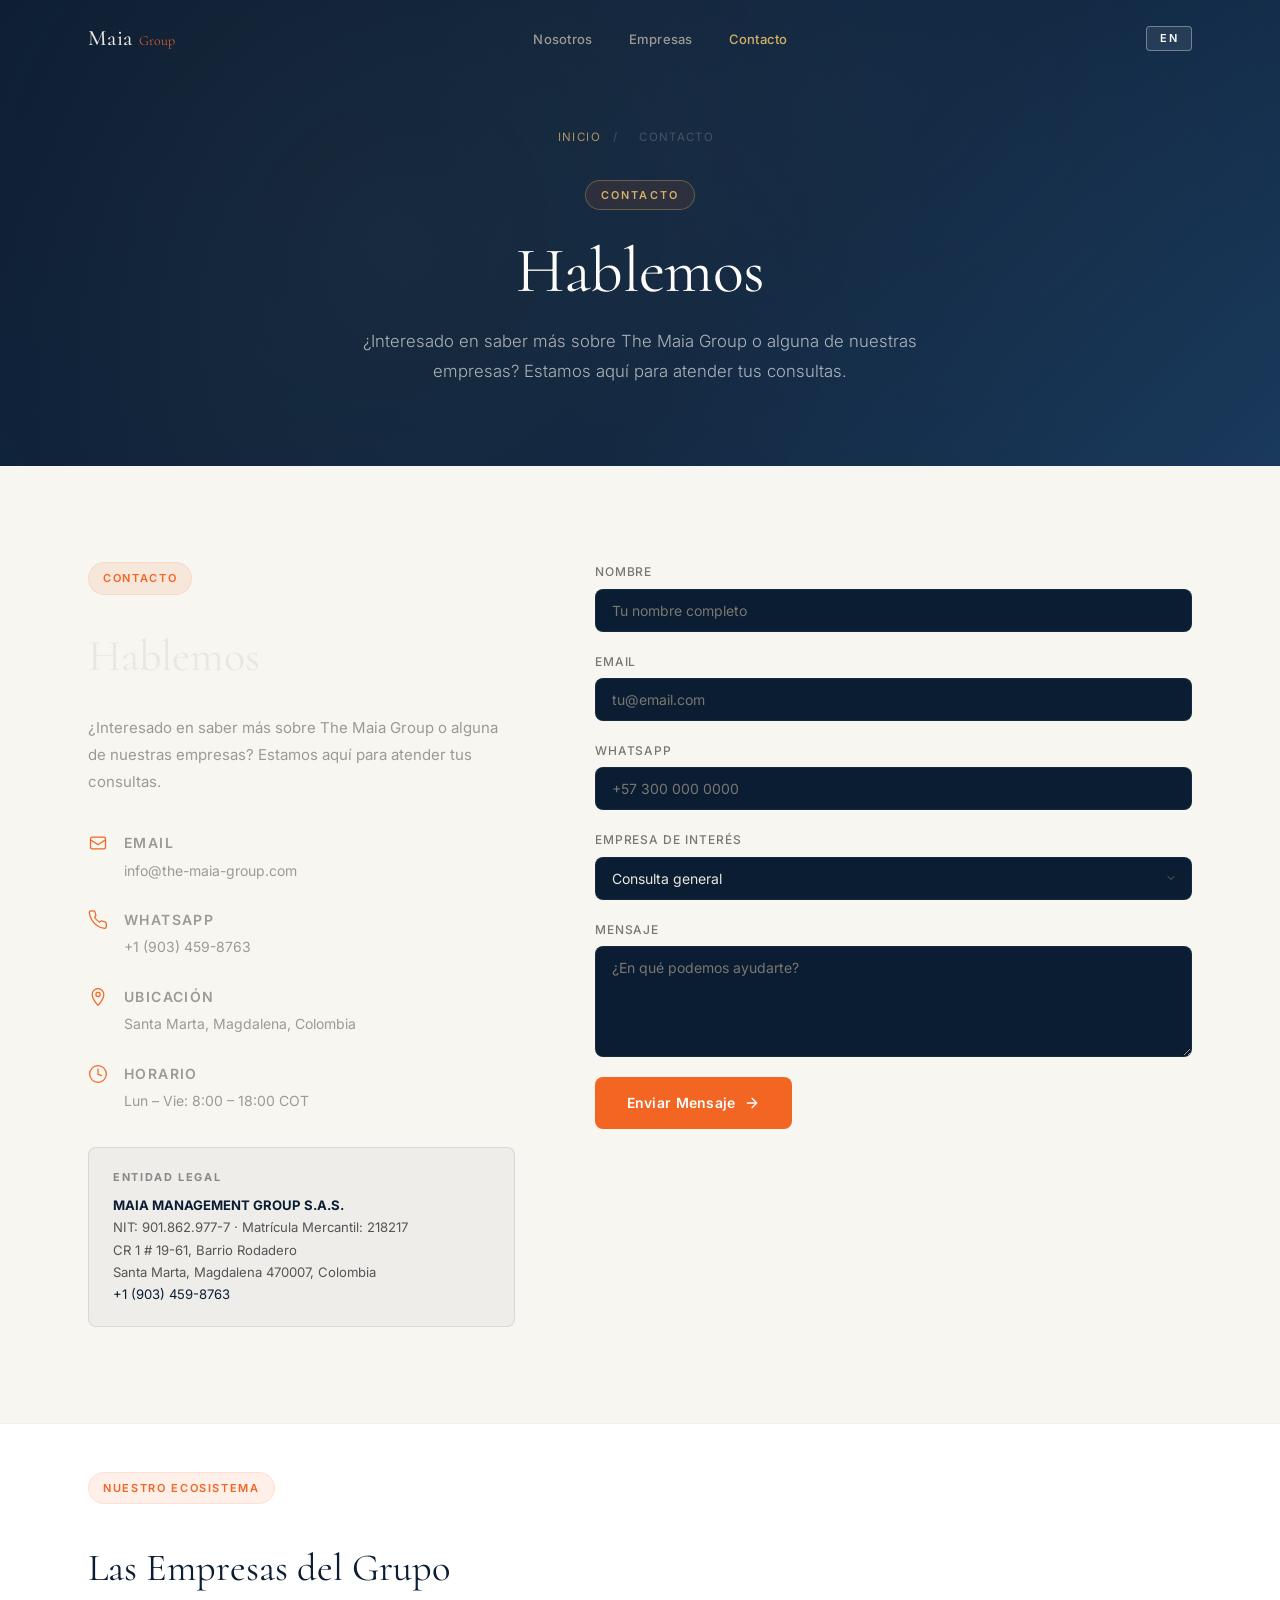
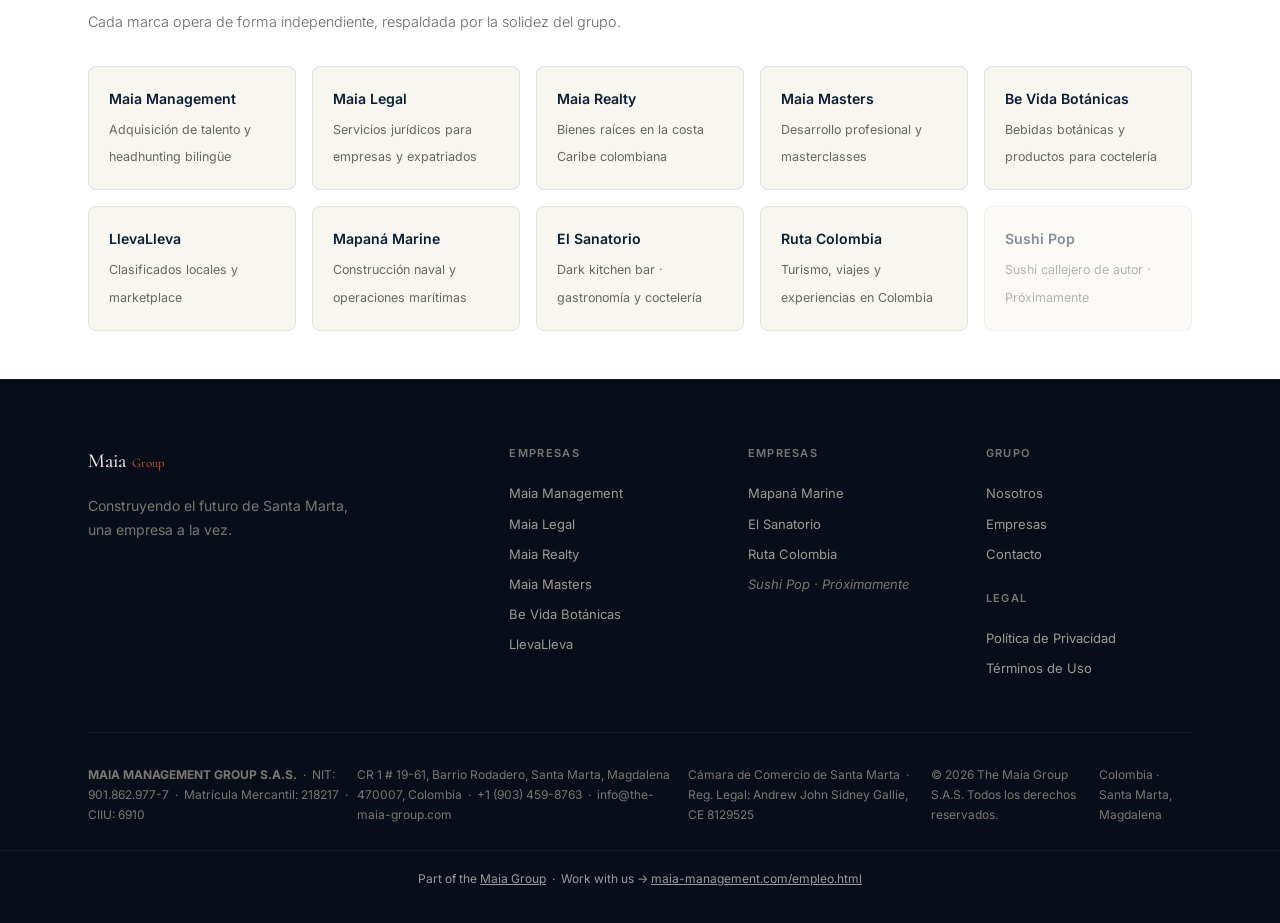
<file: contact.html>
<!DOCTYPE html>
<html lang="es">
<head>
<meta charset="UTF-8">
<meta name="viewport" content="width=device-width, initial-scale=1.0">
<title>Contacto | The Maia Group — Santa Marta, Colombia</title>
<meta name="description" content="Contáctanos — The Maia Group S.A.S. Grupo empresarial diversificado con sede en Santa Marta, Colombia. Consultas generales o sobre alguna de nuestras 11 marcas.">
<meta name="robots" content="index, follow, max-snippet:-1, max-image-preview:large, max-video-preview:-1">
<meta name="author" content="MAIA MANAGEMENT GROUP S.A.S.">
<link rel="canonical" href="https://the-maia-group.com/contact.html">
<meta name="geo.region" content="CO-MAG">
<meta name="geo.placename" content="Santa Marta, Colombia">
<meta name="ICBM" content="11.2408,-74.1990">

<!-- Open Graph -->
<meta property="og:type" content="website">
<meta property="og:title" content="Contacto | The Maia Group">
<meta property="og:description" content="Contáctanos. The Maia Group — grupo empresarial diversificado con sede en Santa Marta, Colombia.">
<meta property="og:url" content="https://the-maia-group.com/contact.html">
<meta property="og:site_name" content="The Maia Group">
<meta property="og:locale" content="es_CO">
<meta property="og:locale:alternate" content="en_US">
<meta property="og:image" content="https://the-maia-group.com/og-image.jpg">
<meta property="og:image:width" content="1200">
<meta property="og:image:height" content="630">

<!-- Twitter Card -->
<meta name="twitter:card" content="summary_large_image">
<meta name="twitter:title" content="Contacto | The Maia Group">
<meta name="twitter:description" content="Contáctanos. The Maia Group — grupo empresarial diversificado con sede en Santa Marta, Colombia.">
<meta name="twitter:image" content="https://the-maia-group.com/og-image.jpg">

<!-- Favicons -->
<link rel="icon" type="image/svg+xml" href="/favicon.svg">
<link rel="icon" type="image/png" sizes="32x32" href="/favicon-32x32.png">
<link rel="icon" type="image/png" sizes="16x16" href="/favicon-16x16.png">
<link rel="apple-touch-icon" sizes="180x180" href="/apple-touch-icon.png">
<meta name="theme-color" content="#0B1D33">

<!-- Structured Data -->
<script type="application/ld+json">
{
  "@context": "https://schema.org",
  "@type": "ContactPage",
  "name": "Contacto — The Maia Group",
  "description": "Página de contacto de The Maia Group S.A.S. — grupo empresarial diversificado con sede en Santa Marta, Colombia.",
  "url": "https://the-maia-group.com/contact.html",
  "isPartOf": {
    "@type": "WebSite",
    "name": "The Maia Group",
    "url": "https://the-maia-group.com"
  },
  "breadcrumb": {
    "@type": "BreadcrumbList",
    "itemListElement": [
      {"@type": "ListItem", "position": 1, "name": "Inicio", "item": "https://the-maia-group.com/"},
      {"@type": "ListItem", "position": 2, "name": "Contacto", "item": "https://the-maia-group.com/contact.html"}
    ]
  }
}
</script>

<link rel="preconnect" href="https://fonts.googleapis.com">
<link rel="preconnect" href="https://fonts.gstatic.com" crossorigin>
<link href="https://fonts.googleapis.com/css2?family=Cormorant:ital,wght@0,300;0,400;0,500;0,600;1,300;1,400&family=Inter:wght@300;400;500;600&display=swap" rel="stylesheet">
<link rel="stylesheet" href="css/styles.css">
<style>
  /* Page hero for subpages */
  .page-hero {
    padding: 8rem 0 5rem;
    background: linear-gradient(135deg, #0B1D33 0%, #0e2540 60%, #1a3a5c 100%);
    color: #fff;
    text-align: center;
    position: relative;
    overflow: hidden;
  }
  .page-hero::before {
    content: '';
    position: absolute;
    inset: 0;
    background-image: radial-gradient(circle at 30% 50%, rgba(212,175,100,0.06) 0%, transparent 60%),
                      radial-gradient(circle at 70% 20%, rgba(255,255,255,0.03) 0%, transparent 50%);
    pointer-events: none;
  }
  .page-hero .breadcrumb {
    font-family: var(--font-body, 'Inter', sans-serif);
    font-size: 0.72rem;
    letter-spacing: 0.12em;
    text-transform: uppercase;
    color: rgba(255,255,255,0.4);
    margin-bottom: 2rem;
  }
  .page-hero .breadcrumb a {
    color: rgba(212,175,100,0.8);
    text-decoration: none;
  }
  .page-hero .breadcrumb a:hover { color: #D4AF64; }
  .page-hero .breadcrumb span { margin: 0 0.5rem; color: rgba(255,255,255,0.2); }
  .page-hero h1 {
    font-family: var(--font-display, 'Cormorant', serif);
    font-size: clamp(2.5rem, 5vw, 4rem);
    font-weight: 400;
    color: #fff;
    margin: 0 0 1.25rem;
    line-height: 1.15;
    letter-spacing: -0.01em;
  }
  .page-hero h1 em {
    font-style: italic;
    color: #D4AF64;
  }
  .page-hero p {
    font-size: 1.05rem;
    color: rgba(255,255,255,0.65);
    max-width: 580px;
    margin: 0 auto;
    line-height: 1.75;
    font-family: var(--font-body, 'Inter', sans-serif);
    font-weight: 300;
  }
  .page-hero .section-tag {
    display: inline-block;
    font-size: 0.68rem;
    letter-spacing: 0.2em;
    text-transform: uppercase;
    color: #D4AF64;
    border: 1px solid rgba(212,175,100,0.35);
    padding: 0.3rem 0.9rem;
    border-radius: 100px;
    margin-bottom: 1.5rem;
  }

  /* Contact section */
  .contact-standalone {
    padding: 6rem 0;
    background: var(--color-bg, #F8F6F1);
  }
  .contact-standalone .contact__grid {
    display: grid;
    grid-template-columns: 1fr 1.4fr;
    gap: 5rem;
    align-items: start;
  }
  @media (max-width: 800px) {
    .contact-standalone .contact__grid { grid-template-columns: 1fr; gap: 3rem; }
  }

  /* Why contact box */
  .contact-companies {
    background: var(--color-surface, #fff);
    padding: 3rem 0;
    border-top: 1px solid rgba(0,0,0,0.06);
  }
  .companies-mini-grid {
    display: grid;
    grid-template-columns: repeat(auto-fill, minmax(180px, 1fr));
    gap: 1rem;
    margin-top: 2rem;
  }
  .company-mini-card {
    background: var(--color-bg, #F8F6F1);
    border: 1px solid rgba(0,0,0,0.08);
    border-radius: 8px;
    padding: 1.25rem;
    text-decoration: none;
    color: inherit;
    transition: box-shadow 0.2s, transform 0.2s;
    display: block;
  }
  .company-mini-card:hover {
    box-shadow: 0 4px 16px rgba(0,0,0,0.08);
    transform: translateY(-2px);
  }
  .company-mini-card strong {
    display: block;
    font-size: 0.88rem;
    font-weight: 600;
    color: #0B1D33;
    margin-bottom: 0.25rem;
  }
  .company-mini-card span {
    font-size: 0.78rem;
    color: #666;
    line-height: 1.4;
  }
</style>
</head>
<body>

<!-- Nav -->
<nav class="nav" id="nav">
  <div class="nav__inner">
    <a href="/" class="nav__logo">
      <span class="nav__logo-the">The</span>
      <span class="nav__logo-maia">Maia</span>
      <span class="nav__logo-group">Group</span>
    </a>
    <div class="nav__links" id="navLinks">
      <a href="/#nosotros" class="nav__link" data-i18n="nav.about">Nosotros</a>
      <a href="/#empresas" class="nav__link" data-i18n="nav.companies">Empresas</a>
      <a href="/contact.html" class="nav__link" style="color:#D4AF64;" data-i18n="nav.contact">Contacto</a>
    </div>
    <div class="nav__actions">
      <button class="nav__lang" id="langToggle" aria-label="Switch language">EN</button>
      <button class="nav__toggle" id="navToggle" aria-label="Abrir menú">
        <span></span>
        <span></span>
        <span></span>
      </button>
    </div>
  </div>
</nav>

<main>

  <!-- Page Hero -->
  <section class="page-hero">
    <div class="container">
      <div class="breadcrumb">
        <a href="/" data-i18n-home="true">Inicio</a>
        <span>/</span>
        <span data-i18n="nav.contact">Contacto</span>
      </div>
      <span class="section-tag" data-i18n="contact.tag">Contacto</span>
      <h1 data-i18n="contact.title">Hablemos</h1>
      <p data-i18n="contact.text">¿Interesado en saber más sobre The Maia Group o alguna de nuestras empresas? Estamos aquí para atender tus consultas.</p>
    </div>
  </section>

  <!-- Contact section -->
  <section class="contact-standalone">
    <div class="container">
      <div class="contact__grid">

        <!-- Info side -->
        <div class="contact__info">
          <span class="section-tag" data-i18n="contact.tag">Contacto</span>
          <h2 class="contact__title" data-i18n="contact.title">Hablemos</h2>
          <p class="contact__text" data-i18n="contact.text">¿Interesado en saber más sobre The Maia Group o alguna de nuestras empresas? Estamos aquí para atender tus consultas.</p>
          <div class="contact__details">
            <div class="contact__item">
              <svg viewBox="0 0 24 24" fill="none" stroke="currentColor" stroke-width="1.5" stroke-linecap="round"><path d="M3 8l9 6 9-6M5 19h14a2 2 0 002-2V7a2 2 0 00-2-2H5a2 2 0 00-2 2v10a2 2 0 002 2z"/></svg>
              <div>
                <span class="contact__item-label" data-i18n="contact.email-label">Email</span>
                <a href="mailto:info@the-maia-group.com">info@the-maia-group.com</a>
              </div>
            </div>
            <div class="contact__item">
              <svg viewBox="0 0 24 24" fill="none" stroke="currentColor" stroke-width="1.5" stroke-linecap="round"><path d="M22 16.92v3a2 2 0 01-2.18 2 19.79 19.79 0 01-8.63-3.07A19.5 19.5 0 014.69 12 19.79 19.79 0 011.63 3.36 2 2 0 013.6 1h3a2 2 0 012 1.72c.127.96.361 1.903.7 2.81a2 2 0 01-.45 2.11L7.91 8.64a16 16 0 006 6l.95-.95a2 2 0 012.11-.45c.907.339 1.85.573 2.81.7A2 2 0 0121.73 16l.19.92z"/></svg>
              <div>
                <span class="contact__item-label">WhatsApp</span>
                <a href="https://wa.me/19034598763?text=Hola%2C%20me%20interesa%20saber%20m%C3%A1s%20sobre%20The%20Maia%20Group.">+1 (903) 459-8763</a>
              </div>
            </div>
            <div class="contact__item">
              <svg viewBox="0 0 24 24" fill="none" stroke="currentColor" stroke-width="1.5" stroke-linecap="round"><path d="M12 2C8.13 2 5 5.13 5 9c0 5.25 7 13 7 13s7-7.75 7-13c0-3.87-3.13-7-7-7z"/><circle cx="12" cy="9" r="2.5"/></svg>
              <div>
                <span class="contact__item-label" data-i18n="contact.location-label">Ubicación</span>
                <span data-i18n="contact.location-value">Santa Marta, Magdalena, Colombia</span>
              </div>
            </div>
            <div class="contact__item">
              <svg viewBox="0 0 24 24" fill="none" stroke="currentColor" stroke-width="1.5" stroke-linecap="round"><path d="M12 22c5.523 0 10-4.477 10-10S17.523 2 12 2 2 6.477 2 12s4.477 10 10 10z"/><path d="M12 6v6l4 2"/></svg>
              <div>
                <span class="contact__item-label" data-i18n="contact.hours-label">Horario</span>
                <span data-i18n="contact.hours-value">Lun – Vie: 8:00 – 18:00 COT</span>
              </div>
            </div>
          </div>

          <!-- Legal info -->
          <div style="margin-top:2rem;padding:1.25rem 1.5rem;background:rgba(11,29,51,0.04);border:1px solid rgba(11,29,51,0.1);border-radius:8px;font-size:0.82rem;color:#555;line-height:1.7;">
            <strong style="display:block;font-size:0.68rem;letter-spacing:0.15em;text-transform:uppercase;color:#888;margin-bottom:0.5rem;">Entidad Legal</strong>
            <strong style="color:#0B1D33;">MAIA MANAGEMENT GROUP S.A.S.</strong><br>
            NIT: 901.862.977-7 · Matrícula Mercantil: 218217<br>
            CR 1 # 19-61, Barrio Rodadero<br>
            Santa Marta, Magdalena 470007, Colombia<br>
            <a href="tel:+573213922272" style="color:#0B1D33;">+1 (903) 459-8763</a>
          </div>
        </div>

        <!-- Form side -->
        <div class="contact__form-wrap">
          <form class="contact__form" id="contactForm" name="contact" method="POST"
                action="/success"
                data-netlify="true"
                netlify-honeypot="bot-field">
            <input type="hidden" name="form-name" value="contact">
            <p class="hidden"><label>No llenar: <input name="bot-field"></label></p>
            <div class="form-group">
              <label for="nombre" data-i18n="form.name">Nombre</label>
              <input type="text" id="nombre" name="nombre" required placeholder="Tu nombre completo" data-i18n-placeholder="form.name-placeholder">
            </div>
            <div class="form-group">
              <label for="email">Email</label>
              <input type="email" id="email" name="email" autocomplete="email" required placeholder="tu@email.com" data-i18n-placeholder="form.email-placeholder">
            </div>
            <div class="form-group">
              <label for="whatsapp">WhatsApp</label>
              <input type="tel" id="whatsapp" name="whatsapp" placeholder="+57 300 000 0000">
            </div>
            <div class="form-group">
              <label for="empresa" data-i18n="form.company">Empresa de interés</label>
              <select id="empresa" name="empresa">
                <option value="general" data-i18n="form.general">Consulta general</option>
                <option value="management">Maia Management</option>
                <option value="legal">Maia Legal</option>
                <option value="realty">Maia Realty</option>
                <option value="masters">Maia Masters</option>
                <option value="bevida">Be Vida Botánicas</option>
                <option value="lleva">LlevaLleva</option>
                <option value="marine">Mapaná Marine</option>
                <option value="sanatorio">El Sanatorio</option>
                <option value="ruta">Ruta Colombia</option>
                <option value="sushi">Sushi Pop</option>
              </select>
            </div>
            <div class="form-group">
              <label for="mensaje" data-i18n="form.message">Mensaje</label>
              <textarea id="mensaje" name="mensaje" rows="5" required placeholder="¿En qué podemos ayudarte?" data-i18n-placeholder="form.message-placeholder"></textarea>
            </div>
            <button type="submit" class="form-submit">
              <span data-i18n="form.submit">Enviar Mensaje</span>
              <svg viewBox="0 0 24 24" fill="none" stroke="currentColor" stroke-width="2" stroke-linecap="round" stroke-linejoin="round"><path d="M5 12h14M12 5l7 7-7 7"/></svg>
            </button>
          </form>
        </div>

      </div>
    </div>
  </section>

  <!-- Companies quick-links -->
  <section class="contact-companies">
    <div class="container">
      <span class="section-tag" data-i18n="brands.tag">Nuestro Ecosistema</span>
      <h2 style="font-family:'Cormorant',serif;font-size:clamp(1.8rem,3vw,2.5rem);font-weight:400;color:#0B1D33;margin:0.5rem 0 0.5rem;" data-i18n="brands.title">Las Empresas del Grupo</h2>
      <p style="color:#666;font-size:0.9rem;font-weight:300;margin-bottom:0;" data-i18n="brands.subtitle">Cada marca opera de forma independiente, respaldada por la solidez del grupo.</p>
      <div class="companies-mini-grid">
        <a href="https://maia-management.com" target="_blank" rel="noopener" class="company-mini-card">
          <strong>Maia Management</strong>
          <span data-i18n="brand.management.desc">Adquisición de talento y headhunting bilingüe</span>
        </a>
        <a href="https://maia-legal.com" target="_blank" rel="noopener" class="company-mini-card">
          <strong>Maia Legal</strong>
          <span data-i18n="brand.legal.desc">Servicios jurídicos para empresas y expatriados</span>
        </a>
        <a href="https://maia-realty.com" target="_blank" rel="noopener" class="company-mini-card">
          <strong>Maia Realty</strong>
          <span data-i18n="brand.realty.desc">Bienes raíces en la costa Caribe colombiana</span>
        </a>
        <a href="https://maia-masters.com" target="_blank" rel="noopener" class="company-mini-card">
          <strong>Maia Masters</strong>
          <span data-i18n="brand.masters.desc">Desarrollo profesional y masterclasses</span>
        </a>
        <a href="https://be-vida.com" target="_blank" rel="noopener" class="company-mini-card">
          <strong>Be Vida Botánicas</strong>
          <span data-i18n="brand.bevida.desc">Bebidas botánicas y productos para coctelería</span>
        </a>
        <a href="https://llevalleva.com" target="_blank" rel="noopener" class="company-mini-card">
          <strong>LlevaLleva</strong>
          <span data-i18n="brand.lleva.desc">Clasificados locales y marketplace</span>
        </a>
        <a href="https://mapana-marine.com" target="_blank" rel="noopener" class="company-mini-card">
          <strong>Mapaná Marine</strong>
          <span data-i18n="brand.marine.desc">Construcción naval y operaciones marítimas</span>
        </a>
        <a href="https://el-sanatorio.com" target="_blank" rel="noopener" class="company-mini-card">
          <strong>El Sanatorio</strong>
          <span data-i18n="brand.sanatorio.desc">Dark kitchen bar · gastronomía y coctelería</span>
        </a>
        <a href="https://ruta-colombia.com" target="_blank" rel="noopener" class="company-mini-card">
          <strong>Ruta Colombia</strong>
          <span data-i18n="brand.ruta.desc">Turismo, viajes y experiencias en Colombia</span>
        </a>
        <div class="company-mini-card" style="opacity:0.5;cursor:default;">
          <strong>Sushi Pop</strong>
          <span data-i18n="brand.sushi.desc">Sushi callejero de autor · Próximamente</span>
        </div>
      </div>
    </div>
  </section>

</main>

<!-- Footer -->
<footer class="footer">
  <div class="container">
    <div class="footer__top">
      <div class="footer__brand">
        <span class="footer__logo">
          <span class="footer__logo-the">The</span>
          <span class="footer__logo-maia">Maia</span>
          <span class="footer__logo-group">Group</span>
        </span>
        <p class="footer__tagline" data-i18n="footer.tagline">Construyendo el futuro de Santa Marta, una empresa a la vez.</p>
      </div>
      <div class="footer__links">
        <div class="footer__col">
          <h4 data-i18n="footer.companies">Empresas</h4>
          <a href="https://maia-management.com" target="_blank" rel="noopener">Maia Management</a>
          <a href="https://maia-legal.com" target="_blank" rel="noopener">Maia Legal</a>
          <a href="https://maia-realty.com" target="_blank" rel="noopener">Maia Realty</a>
          <a href="https://maia-masters.com" target="_blank" rel="noopener">Maia Masters</a>
          <a href="https://be-vida.com" target="_blank" rel="noopener">Be Vida Botánicas</a>
          <a href="https://llevalleva.com" target="_blank" rel="noopener">LlevaLleva</a>
        </div>
        <div class="footer__col">
          <h4 data-i18n="footer.companies">Empresas</h4>
          <a href="https://mapana-marine.com" target="_blank" rel="noopener">Mapaná Marine</a>
          <a href="https://el-sanatorio.com" target="_blank" rel="noopener">El Sanatorio</a>
          <a href="https://ruta-colombia.com" target="_blank" rel="noopener">Ruta Colombia</a>
          <span class="footer__soon">Sushi Pop &middot; <em data-i18n="brand.coming-soon">Próximamente</em></span>
        </div>
        <div class="footer__col">
          <h4 data-i18n="footer.group">Grupo</h4>
          <a href="/#nosotros" data-i18n="nav.about">Nosotros</a>
          <a href="/#empresas" data-i18n="nav.companies">Empresas</a>
          <a href="/contact.html" data-i18n="nav.contact">Contacto</a>
          <h4 class="footer__col-h4-spacer" data-i18n="footer.legal">Legal</h4>
          <a href="/privacidad" data-i18n="footer.privacy">Política de Privacidad</a>
          <a href="/terminos" data-i18n="footer.terms">Términos de Uso</a>
        </div>
      </div>
    </div>
    <div class="footer__bottom">
      <p class="footer__legal-name">
        <strong>MAIA MANAGEMENT GROUP S.A.S.</strong> &nbsp;&middot;&nbsp;
        NIT: 901.862.977-7 &nbsp;&middot;&nbsp;
        Matrícula Mercantil: 218217 &nbsp;&middot;&nbsp;
        CIIU: 6910
      </p>
      <p class="footer__legal-address">
        CR 1 # 19-61, Barrio Rodadero, Santa Marta, Magdalena 470007, Colombia
        &nbsp;&middot;&nbsp;
        <a href="tel:+573213922272" class="footer__tel">+1 (903) 459-8763</a>
        &nbsp;&middot;&nbsp;
        <a href="mailto:info@the-maia-group.com" class="footer__email">info@the-maia-group.com</a>
      </p>
      <p class="footer__legal-reg">
        Cámara de Comercio de Santa Marta
        &nbsp;&middot;&nbsp;
        Reg. Legal: Andrew John Sidney Gallie, CE 8129525
      </p>
      <p class="footer__copyright" data-i18n="footer.copyright">
        &copy; 2026 MAIA MANAGEMENT GROUP S.A.S. &mdash; The Maia Group S.A.S. Todos los derechos reservados.
      </p>
      <p class="footer__address-short" data-i18n="footer.address">
        Colombia &middot; Santa Marta, Magdalena 470007
      </p>
    </div>
  </div>
  <div style="border-top:1px solid rgba(128,128,128,0.2);margin-top:1.5rem;padding-top:1rem;text-align:center;font-size:0.75rem;opacity:0.65;line-height:2">
    Part of the <a href="https://maia-management.com" target="_blank" rel="noopener" style="color:inherit;text-decoration:underline">Maia Group</a>
    &nbsp;·&nbsp;
    Work with us &rarr; <a href="https://maia-management.com/empleo.html" target="_blank" rel="noopener" style="color:inherit;text-decoration:underline">maia-management.com/empleo.html</a>
  </div>
</footer>

<script src="js/main.js"></script>
<script>
  // Fix breadcrumb home link text on lang switch
  (function() {
    var homeLink = document.querySelector('.breadcrumb a[data-i18n-home]');
    if (!homeLink) return;
    var langBtn = document.getElementById('langToggle');
    if (!langBtn) return;
    langBtn.addEventListener('click', function() {
      var isNowEN = langBtn.textContent.trim() === 'EN';
      homeLink.textContent = isNowEN ? 'Home' : 'Inicio';
    });
  })();
</script>
</body>
</file>
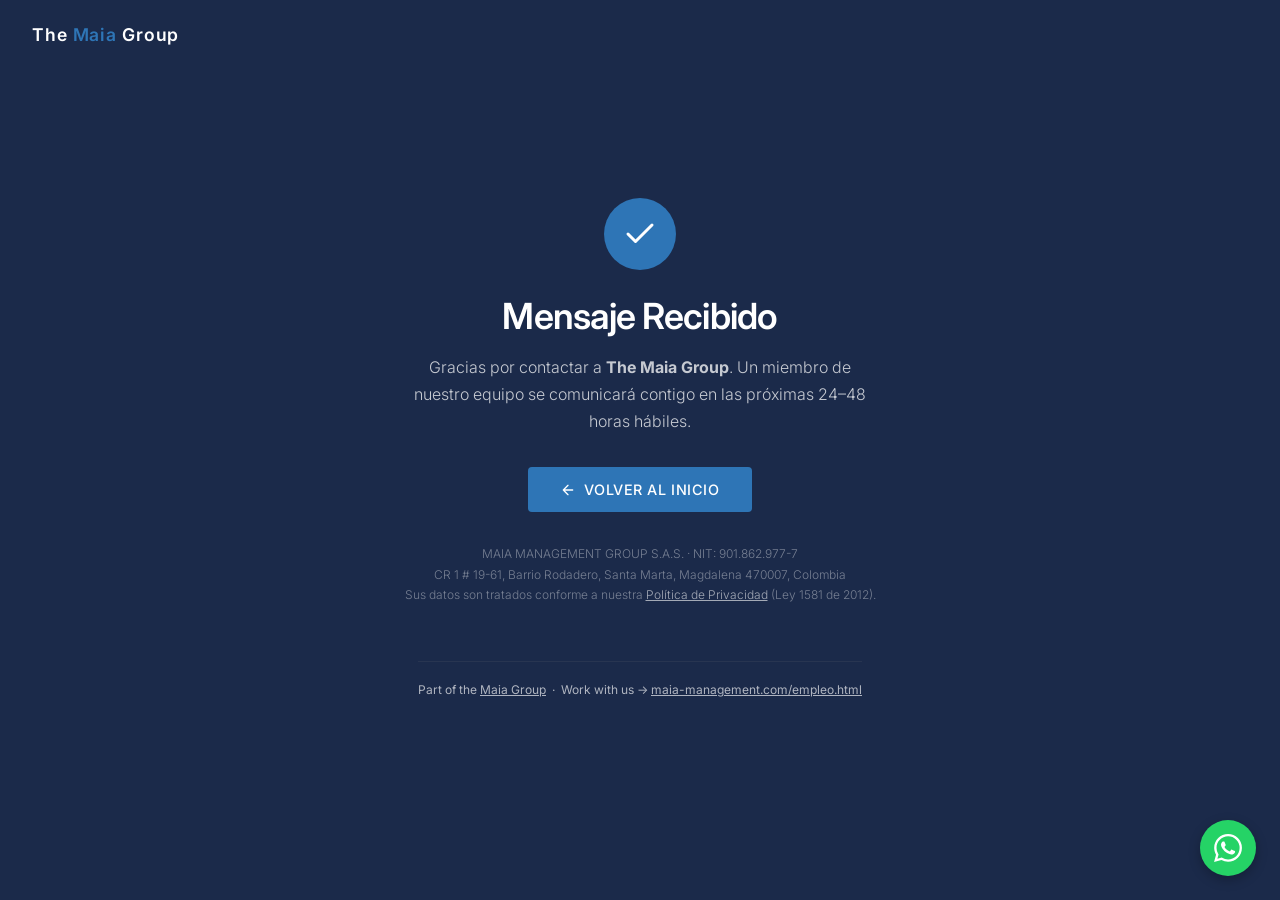
<file: gracias.html>
<!DOCTYPE html>
<html lang="es">
<head>
  <meta charset="UTF-8">
  <meta name="viewport" content="width=device-width, initial-scale=1.0">
  <title>Mensaje Enviado — The Maia Group</title>
  <meta name="robots" content="noindex, nofollow">
  <link rel="canonical" href="https://the-maia-group.com/gracias.html">
  <link rel="icon" type="image/svg+xml" href="/favicon.svg">
  <meta name="theme-color" content="#0B1D33">
  <link rel="preconnect" href="https://fonts.googleapis.com">
  <link rel="preconnect" href="https://fonts.gstatic.com" crossorigin>
  <link href="https://fonts.googleapis.com/css2?family=Inter:wght@300;400;500;600&display=swap" rel="stylesheet">
  <!-- Google Tag Manager -->
  <!-- TODO: Replace GTM-XXXXXXX with real GTM container ID once GTM is set up (Fix 9) -->
  <!-- <script>(function(w,d,s,l,i){w[l]=w[l]||[];w[l].push({'gtm.start':
  new Date().getTime(),event:'gtm.js'});var f=d.getElementsByTagName(s)[0],
  j=d.createElement(s),dl=l!='dataLayer'?'&l='+l:'';j.async=true;j.src=
  'https://www.googletagmanager.com/gtm.js?id='+i+dl;f.parentNode.insertBefore(j,f);
  })(window,document,'script','dataLayer','GTM-XXXXXXX');</script> -->
  <style>
    *, *::before, *::after { box-sizing: border-box; margin: 0; padding: 0; }
    :root {
      --navy: #1B2A4A;
      --blue: #2E75B6;
      --white: #FFFFFF;
      --light-blue: #E8F0F8;
    }
    body {
      font-family: 'Inter', Arial, sans-serif;
      background: var(--navy);
      color: var(--white);
      min-height: 100vh;
      display: flex;
      flex-direction: column;
      align-items: center;
      justify-content: center;
      text-align: center;
      padding: 2rem;
    }
    .success-icon {
      width: 72px;
      height: 72px;
      border-radius: 50%;
      background: var(--blue);
      display: flex;
      align-items: center;
      justify-content: center;
      margin: 0 auto 1.5rem;
    }
    .success-icon svg {
      width: 36px;
      height: 36px;
      stroke: var(--white);
    }
    h1 {
      font-size: clamp(1.5rem, 4vw, 2.25rem);
      font-weight: 600;
      letter-spacing: -0.02em;
      margin-bottom: 1rem;
    }
    p {
      font-size: 1rem;
      font-weight: 300;
      line-height: 1.7;
      color: rgba(255,255,255,0.75);
      max-width: 480px;
      margin: 0 auto 2rem;
    }
    .legal {
      font-size: 0.75rem;
      color: rgba(255,255,255,0.4);
      max-width: 520px;
    }
    .btn {
      display: inline-flex;
      align-items: center;
      gap: 0.5rem;
      background: var(--blue);
      color: var(--white);
      text-decoration: none;
      padding: 0.875rem 2rem;
      border-radius: 4px;
      font-size: 0.9rem;
      font-weight: 500;
      letter-spacing: 0.04em;
      text-transform: uppercase;
      transition: background 0.2s;
      margin-bottom: 2rem;
    }
    .btn:hover { background: #1a5fa0; }
    .logo {
      position: fixed;
      top: 1.5rem;
      left: 2rem;
      font-family: 'Inter', Arial, sans-serif;
      font-size: 1.1rem;
      font-weight: 600;
      color: var(--white);
      text-decoration: none;
      letter-spacing: 0.05em;
    }
    .logo span { color: var(--blue); }
  </style>
</head>
<body>
  <!-- Google Tag Manager (noscript) -->
  <!-- <noscript><iframe src="https://www.googletagmanager.com/ns.html?id=GTM-XXXXXXX"
  height="0" width="0" style="display:none;visibility:hidden"></iframe></noscript> -->

  <a href="/" class="logo">The <span>Maia</span> Group</a>

  <div class="success-icon">
    <svg viewBox="0 0 24 24" fill="none" stroke-width="2" stroke-linecap="round" stroke-linejoin="round">
      <polyline points="20 6 9 17 4 12"/>
    </svg>
  </div>

  <h1>Mensaje Recibido</h1>
  <p>
    Gracias por contactar a <strong>The Maia Group</strong>. Un miembro de nuestro equipo
    se comunicará contigo en las próximas 24–48 horas hábiles.
  </p>

  <a href="/" class="btn">
    <svg viewBox="0 0 24 24" fill="none" stroke="currentColor" stroke-width="2" stroke-linecap="round" stroke-linejoin="round" style="width:16px;height:16px;"><path d="M19 12H5M12 19l-7-7 7-7"/></svg>
    Volver al inicio
  </a>

  <p class="legal">
    MAIA MANAGEMENT GROUP S.A.S. &middot; NIT: 901.862.977-7<br>
    CR 1 # 19-61, Barrio Rodadero, Santa Marta, Magdalena 470007, Colombia<br>
    Sus datos son tratados conforme a nuestra
    <a href="/privacidad.html" style="color:rgba(255,255,255,0.6);">Política de Privacidad</a>
    (Ley 1581 de 2012).
  </p>

  <!-- Google Ads conversion event — fires on successful form submission -->
  <!-- TODO: Replace AW-XXXXXXXXXX/XXXXXXXXXXXXXX with real conversion IDs -->
  <!--
  <script>
    gtag('event', 'conversion', {
      'send_to': 'AW-XXXXXXXXXX/XXXXXXXXXXXXXX',
      'value': 1.0,
      'currency': 'COP'
    });
  </script>
  -->

<!-- Floating WhatsApp Button -->
<a href="https://wa.me/19034598763"
   class="whatsapp-float"
   target="_blank"
   rel="noopener"
   aria-label="Chat on WhatsApp">
  <svg xmlns="http://www.w3.org/2000/svg" viewBox="0 0 24 24" width="28" height="28" fill="white">
    <path d="M17.472 14.382c-.297-.149-1.758-.867-2.03-.967-.273-.099-.471-.148-.67.15-.197.297-.767.966-.94 1.164-.173.199-.347.223-.644.075-.297-.15-1.255-.463-2.39-1.475-.883-.788-1.48-1.761-1.653-2.059-.173-.297-.018-.458.13-.606.134-.133.298-.347.446-.52.149-.174.198-.298.298-.497.099-.198.05-.371-.025-.52-.075-.149-.669-1.612-.916-2.207-.242-.579-.487-.5-.669-.51-.173-.008-.371-.01-.57-.01-.198 0-.52.074-.792.372-.272.297-1.04 1.016-1.04 2.479 0 1.462 1.065 2.875 1.213 3.074.149.198 2.096 3.2 5.077 4.487.709.306 1.262.489 1.694.625.712.227 1.36.195 1.871.118.571-.085 1.758-.719 2.006-1.413.248-.694.248-1.289.173-1.413-.074-.124-.272-.198-.57-.347m-5.421 7.403h-.004a9.87 9.87 0 01-5.031-1.378l-.361-.214-3.741.982.998-3.648-.235-.374a9.86 9.86 0 01-1.51-5.26c.001-5.45 4.436-9.884 9.888-9.884 2.64 0 5.122 1.03 6.988 2.898a9.825 9.825 0 012.893 6.994c-.003 5.45-4.437 9.884-9.885 9.884m8.413-18.297A11.815 11.815 0 0012.05 0C5.495 0 .16 5.335.157 11.892c0 2.096.547 4.142 1.588 5.945L.057 24l6.305-1.654a11.882 11.882 0 005.683 1.448h.005c6.554 0 11.89-5.335 11.893-11.893a11.821 11.821 0 00-3.48-8.413z"/>
  </svg>
</a>

<style>
.whatsapp-float {
  position: fixed;
  bottom: 24px;
  right: 24px;
  background-color: #25D366;
  border-radius: 50%;
  width: 56px;
  height: 56px;
  display: flex;
  align-items: center;
  justify-content: center;
  box-shadow: 0 4px 12px rgba(0,0,0,0.25);
  z-index: 9999;
  transition: transform 0.2s ease, box-shadow 0.2s ease;
  text-decoration: none;
}
.whatsapp-float:hover {
  transform: scale(1.1);
  box-shadow: 0 6px 16px rgba(0,0,0,0.35);
}
</style>

  <!-- Maia Ecosystem Footer Links -->
  <div style="border-top:1px solid rgba(128,128,128,0.2);margin-top:1.5rem;padding-top:1rem;text-align:center;font-size:0.75rem;opacity:0.65;line-height:2">
    Part of the <a href="https://maia-management.com" target="_blank" rel="noopener" style="color:inherit;text-decoration:underline">Maia Group</a>
    &nbsp;·&nbsp;
    Work with us &rarr; <a href="https://maia-management.com/empleo.html" target="_blank" rel="noopener" style="color:inherit;text-decoration:underline">maia-management.com/empleo.html</a>
    
  </div>
  <!-- /Maia Ecosystem Footer Links -->
</body>
</html>
</file>
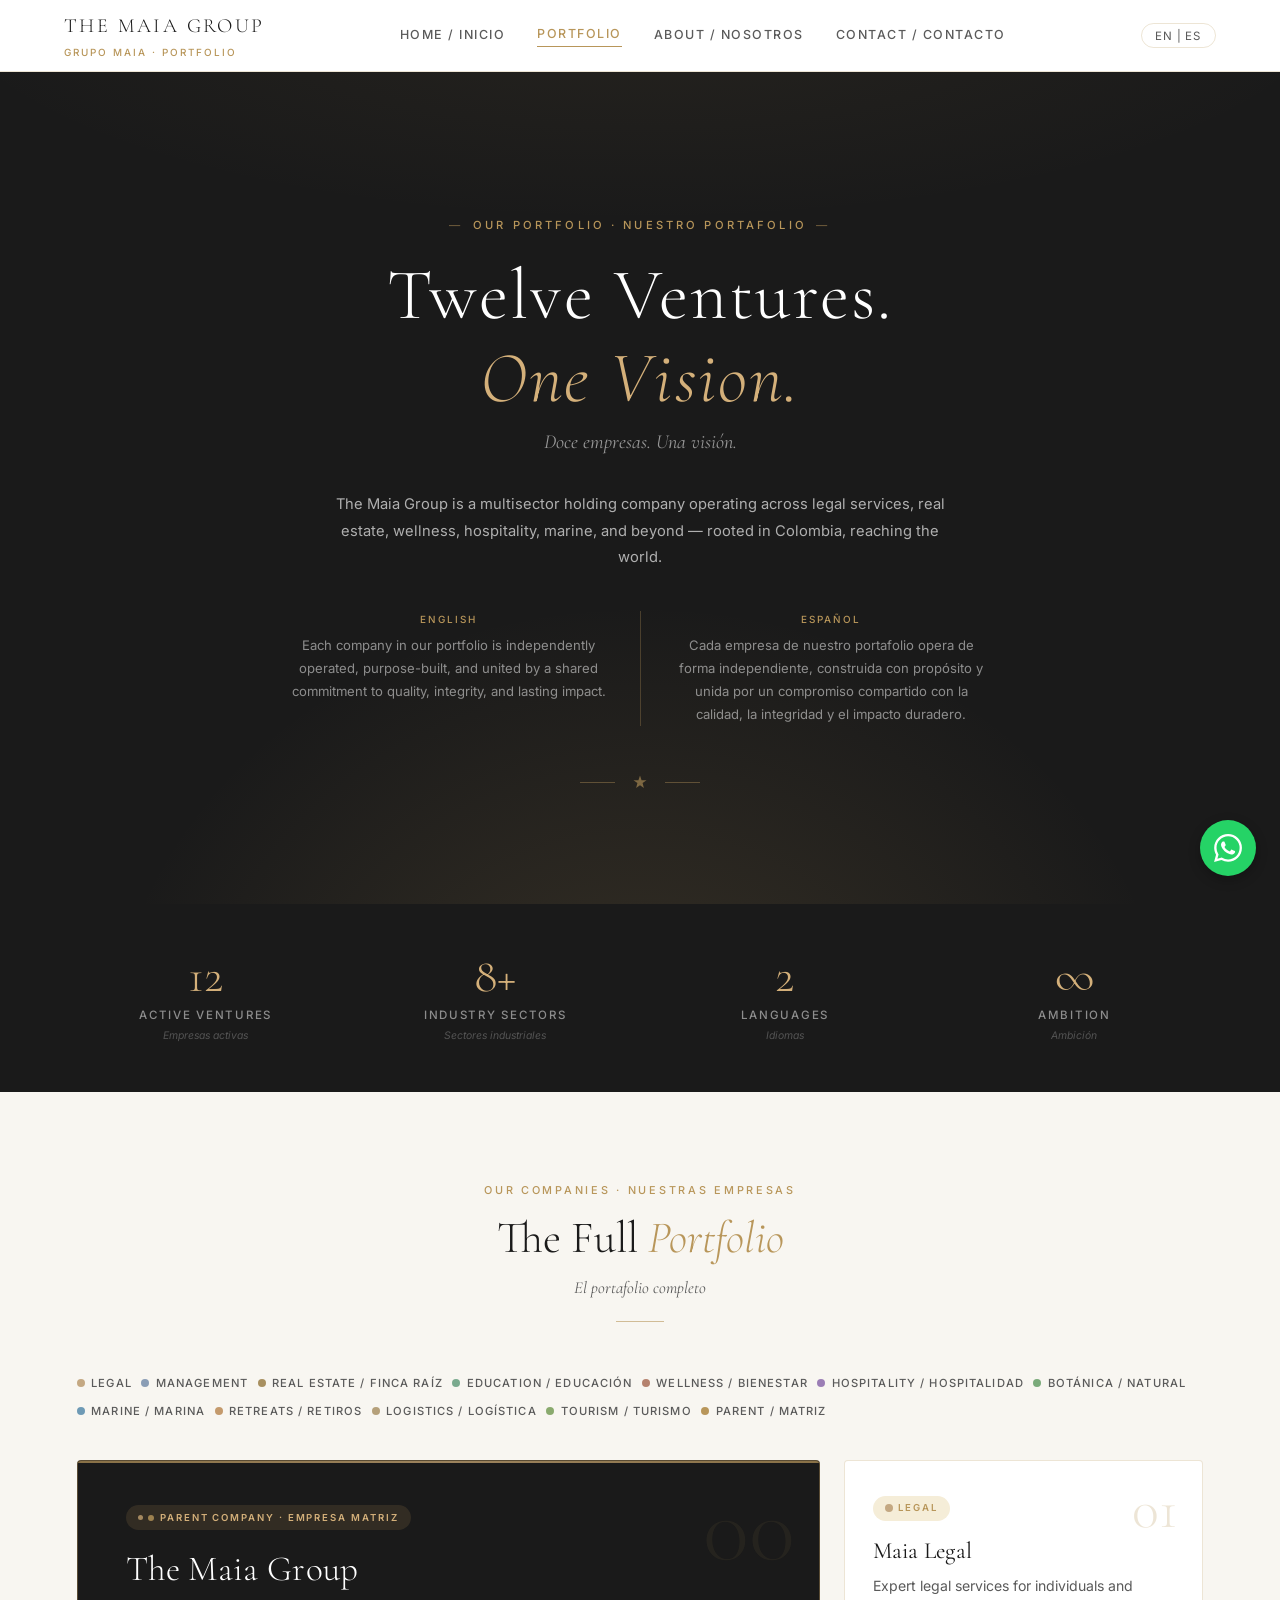
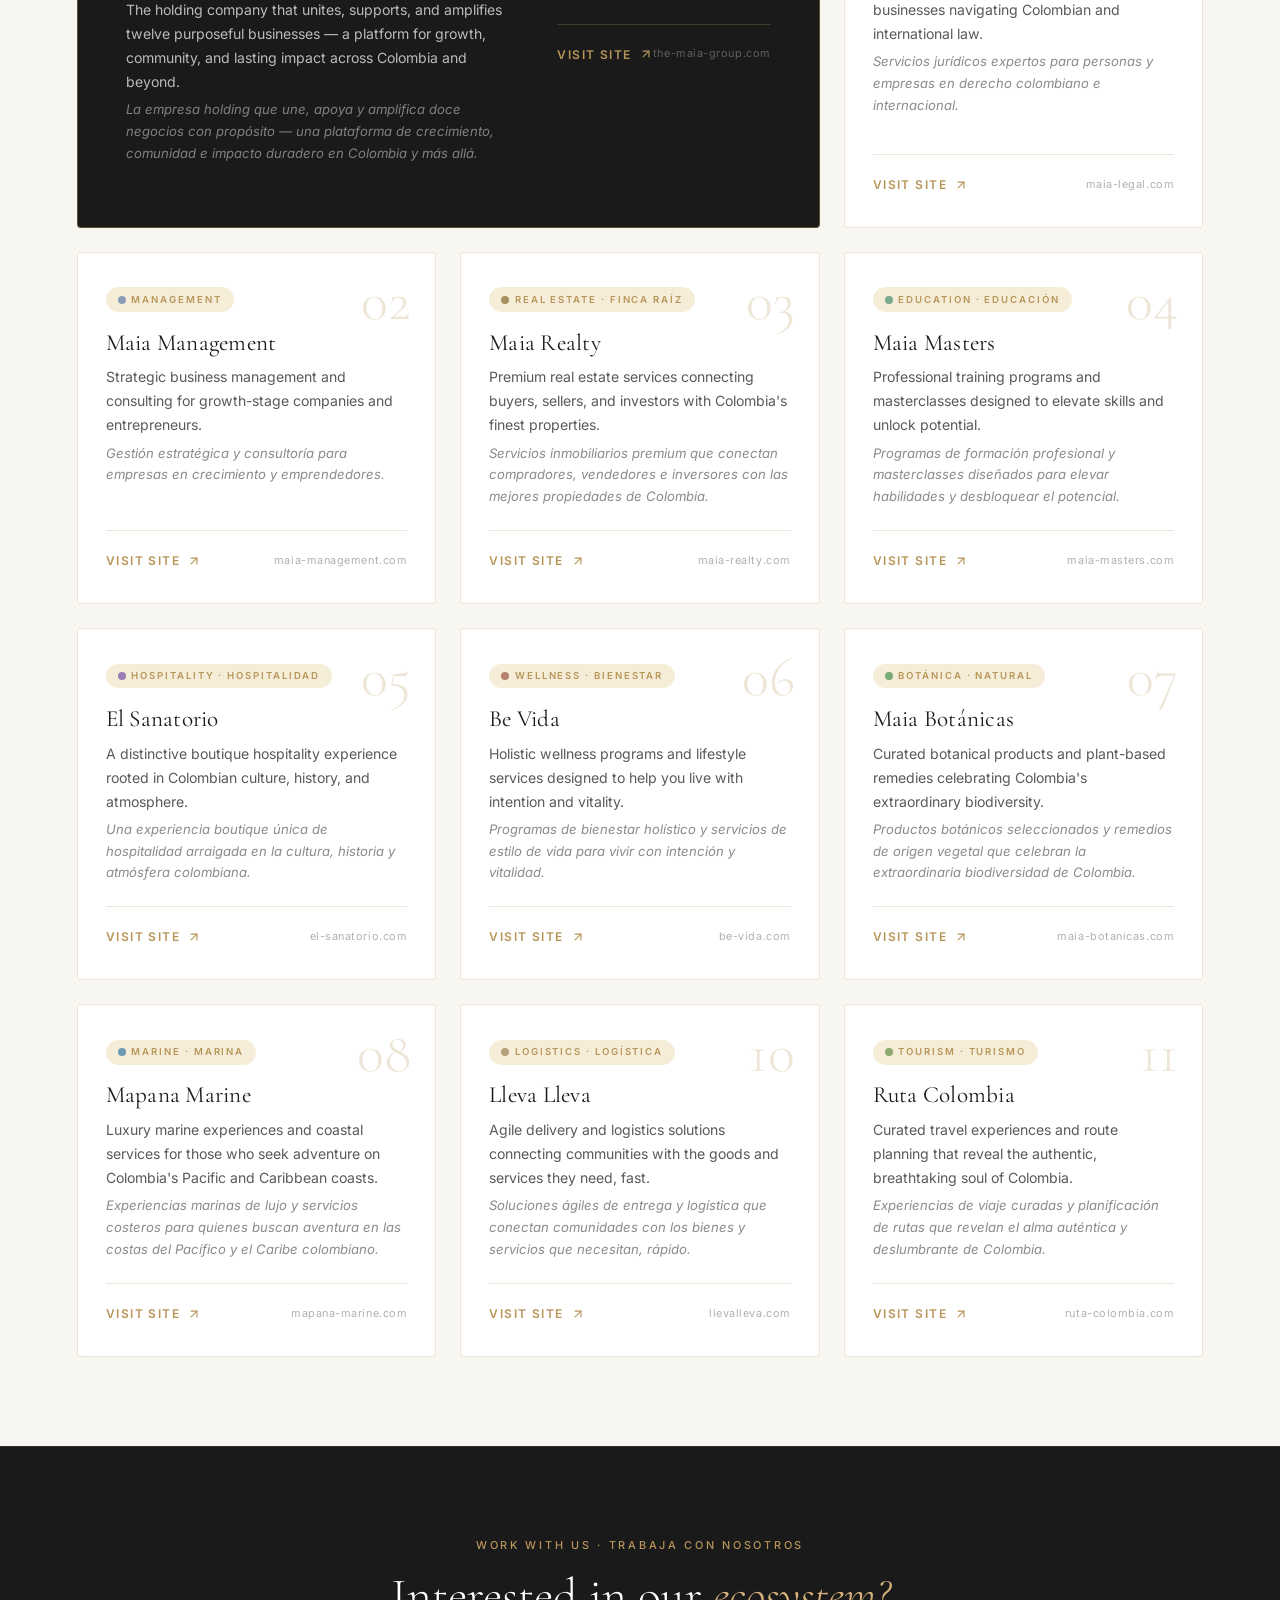
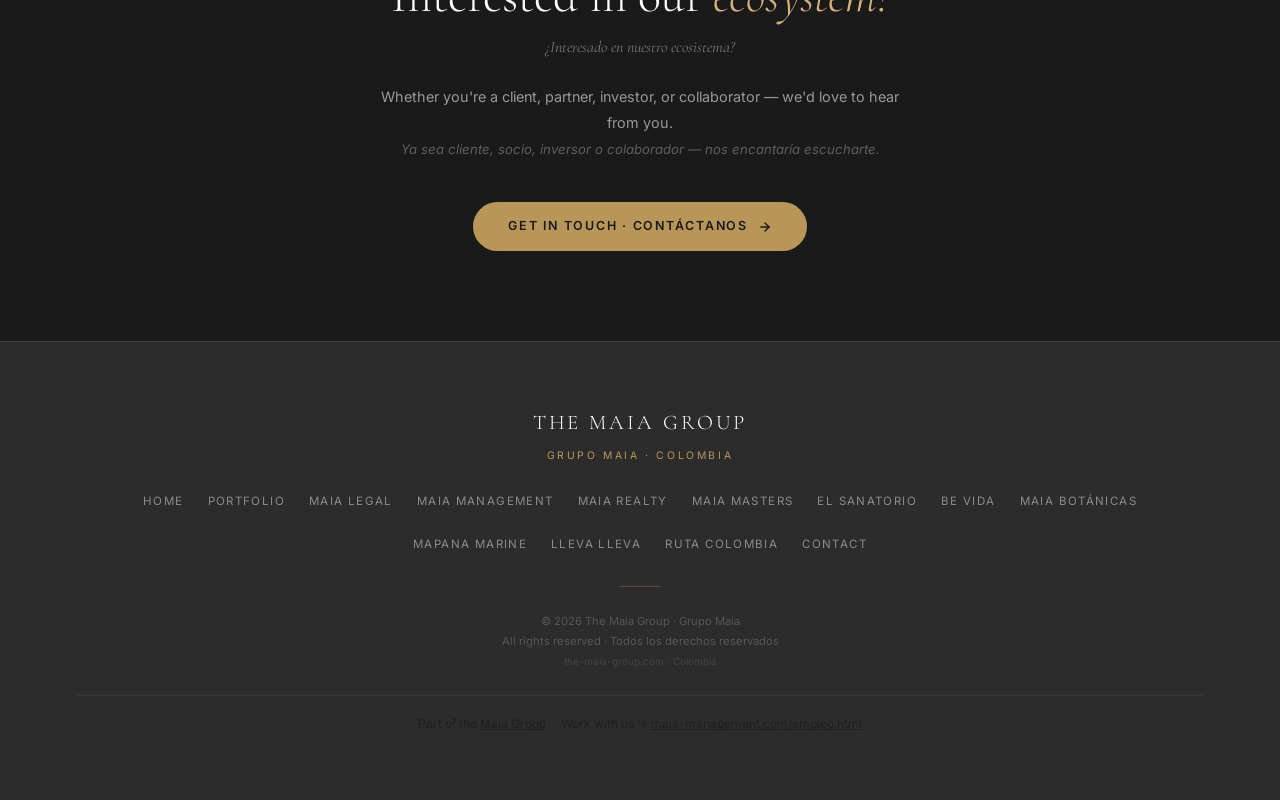
<file: portfolio.html>
﻿<!DOCTYPE html>
<html lang="en">
<head>
  <link rel="canonical" href="https://the-maia-group.com/portfolio.html">
  <meta charset="UTF-8" />
  <meta name="viewport" content="width=device-width, initial-scale=1.0" />
  <title>Portfolio | The Maia Group</title>
  <meta name="description" content="Explore the full portfolio of The Maia Group — 12 businesses spanning law, real estate, wellness, hospitality, and more across Colombia and beyond." />
  <meta name="robots" content="index, follow" />

  <!-- Fonts -->
  <link rel="preconnect" href="https://fonts.googleapis.com" />
  <link rel="preconnect" href="https://fonts.gstatic.com" crossorigin />
  <link href="https://fonts.googleapis.com/css2?family=Cormorant+Garamond:ital,wght@0,300;0,400;0,600;1,300;1,400&family=Inter:wght@300;400;500;600&display=swap" rel="stylesheet" />

  <style>
    /* ── RESET & BASE ─────────────────────────────────────────── */
    *, *::before, *::after { box-sizing: border-box; margin: 0; padding: 0; }

    :root {
      --gold:        #b8965a;
      --gold-light:  #d4b07a;
      --gold-pale:   #f5edd8;
      --dark:        #1a1a1a;
      --dark-2:      #2c2c2c;
      --mid:         #5a5a5a;
      --light:       #f8f6f1;
      --white:       #ffffff;
      --border:      rgba(184,150,90,0.25);
      --shadow:      rgba(26,26,26,0.10);

      --serif:  'Cormorant Garamond', Georgia, serif;
      --sans:   'Inter', system-ui, sans-serif;

      --radius: 4px;
      --transition: 0.28s ease;
    }

    html { scroll-behavior: smooth; }

    body {
      font-family: var(--sans);
      background: var(--light);
      color: var(--dark);
      line-height: 1.65;
      -webkit-font-smoothing: antialiased;
    }

    a { color: inherit; text-decoration: none; }
    img { display: block; max-width: 100%; }

    /* ── HEADER / NAV ─────────────────────────────────────────── */
    .site-header {
      position: sticky;
      top: 0;
      z-index: 100;
      background: var(--white);
      border-bottom: 1px solid var(--border);
      display: flex;
      align-items: center;
      justify-content: space-between;
      padding: 0 clamp(1.5rem, 5vw, 4rem);
      height: 72px;
    }

    .header-logo {
      display: flex;
      flex-direction: column;
      gap: 1px;
    }

    .header-logo .wordmark {
      font-family: var(--serif);
      font-weight: 300;
      font-size: 1.25rem;
      letter-spacing: 0.12em;
      color: var(--dark);
      text-transform: uppercase;
    }

    .header-logo .tagline {
      font-size: 0.62rem;
      letter-spacing: 0.2em;
      text-transform: uppercase;
      color: var(--gold);
      font-weight: 500;
    }

    .header-nav {
      display: flex;
      align-items: center;
      gap: 2rem;
    }

    .header-nav a {
      font-size: 0.78rem;
      letter-spacing: 0.12em;
      text-transform: uppercase;
      color: var(--mid);
      font-weight: 500;
      transition: color var(--transition);
    }

    .header-nav a:hover,
    .header-nav a.active { color: var(--gold); }

    .header-nav a.active {
      border-bottom: 1px solid var(--gold);
      padding-bottom: 1px;
    }

    .lang-toggle {
      display: flex;
      align-items: center;
      gap: 0.4rem;
      background: none;
      border: 1px solid var(--border);
      border-radius: 2rem;
      padding: 0.3rem 0.85rem;
      font-size: 0.72rem;
      font-family: var(--sans);
      letter-spacing: 0.1em;
      text-transform: uppercase;
      color: var(--mid);
      cursor: pointer;
      transition: border-color var(--transition), color var(--transition);
    }

    .lang-toggle:hover { border-color: var(--gold); color: var(--gold); }

    /* ── HERO ─────────────────────────────────────────────────── */
    .hero {
      position: relative;
      background: var(--dark);
      overflow: hidden;
      padding: clamp(5rem, 12vw, 9rem) clamp(1.5rem, 8vw, 6rem) clamp(4rem, 9vw, 7rem);
      text-align: center;
    }

    .hero::before {
      content: '';
      position: absolute;
      inset: 0;
      background:
        radial-gradient(ellipse 60% 80% at 50% 120%, rgba(184,150,90,0.18) 0%, transparent 70%),
        radial-gradient(ellipse 80% 40% at 50% -10%, rgba(184,150,90,0.08) 0%, transparent 70%);
      pointer-events: none;
    }

    .hero-eyebrow {
      font-size: 0.7rem;
      letter-spacing: 0.28em;
      text-transform: uppercase;
      color: var(--gold);
      font-weight: 500;
      margin-bottom: 1.25rem;
      position: relative;
    }

    .hero-eyebrow::before,
    .hero-eyebrow::after {
      content: '—';
      margin: 0 0.6rem;
      opacity: 0.5;
    }

    .hero h1 {
      font-family: var(--serif);
      font-weight: 300;
      font-size: clamp(2.4rem, 6vw, 4.5rem);
      color: var(--white);
      line-height: 1.15;
      letter-spacing: 0.03em;
      position: relative;
      margin-bottom: 0.4rem;
    }

    .hero h1 em {
      font-style: italic;
      color: var(--gold-light);
    }

    .hero-sub {
      font-family: var(--serif);
      font-style: italic;
      font-size: clamp(1rem, 2.2vw, 1.25rem);
      color: rgba(255,255,255,0.55);
      margin-bottom: 2rem;
      position: relative;
    }

    .hero-desc {
      max-width: 640px;
      margin: 0 auto 2.5rem;
      font-size: 0.92rem;
      color: rgba(255,255,255,0.65);
      line-height: 1.8;
      position: relative;
    }

    /* bilingual block */
    .bilingual-block {
      display: grid;
      grid-template-columns: 1fr 1px 1fr;
      gap: 1.5rem 2rem;
      max-width: 700px;
      margin: 0 auto;
      position: relative;
    }

    .bilingual-block .divider {
      background: rgba(184,150,90,0.3);
    }

    .bilingual-block p {
      font-size: 0.82rem;
      color: rgba(255,255,255,0.5);
      line-height: 1.75;
    }

    .bilingual-block .lang-label {
      display: block;
      font-size: 0.62rem;
      letter-spacing: 0.2em;
      text-transform: uppercase;
      color: var(--gold);
      margin-bottom: 0.4rem;
      font-weight: 500;
    }

    /* ── ORNAMENT LINE ────────────────────────────────────────── */
    .ornament {
      display: flex;
      align-items: center;
      gap: 1rem;
      max-width: 120px;
      margin: 3rem auto 0;
    }

    .ornament span {
      flex: 1;
      height: 1px;
      background: var(--gold);
      opacity: 0.4;
    }

    .ornament svg {
      width: 18px;
      height: 18px;
      fill: var(--gold);
      opacity: 0.6;
      flex-shrink: 0;
    }

    /* ── SECTION WRAPPER ──────────────────────────────────────── */
    .section {
      padding: clamp(3rem, 7vw, 6rem) clamp(1.5rem, 6vw, 5rem);
    }

    /* ── SECTION HEADER ───────────────────────────────────────── */
    .section-header {
      text-align: center;
      margin-bottom: clamp(2rem, 4vw, 3.5rem);
    }

    .section-eyebrow {
      font-size: 0.68rem;
      letter-spacing: 0.25em;
      text-transform: uppercase;
      color: var(--gold);
      font-weight: 500;
      margin-bottom: 0.75rem;
    }

    .section-title {
      font-family: var(--serif);
      font-weight: 300;
      font-size: clamp(1.8rem, 4vw, 2.8rem);
      color: var(--dark);
      line-height: 1.2;
      margin-bottom: 0.5rem;
    }

    .section-title em {
      font-style: italic;
      color: var(--gold);
    }

    .section-subtitle {
      font-family: var(--serif);
      font-style: italic;
      font-size: 1.05rem;
      color: var(--mid);
    }

    .section-rule {
      width: 48px;
      height: 1px;
      background: var(--gold);
      margin: 1.25rem auto 0;
      opacity: 0.6;
    }

    /* ── GRID ─────────────────────────────────────────────────── */
    .portfolio-grid {
      display: grid;
      grid-template-columns: repeat(auto-fill, minmax(300px, 1fr));
      gap: 1.5rem;
      max-width: 1280px;
      margin: 0 auto;
    }

    /* ── CARD ─────────────────────────────────────────────────── */
    .card {
      background: var(--white);
      border: 1px solid var(--border);
      border-radius: var(--radius);
      padding: 2rem 1.75rem;
      display: flex;
      flex-direction: column;
      position: relative;
      overflow: hidden;
      transition: transform var(--transition), box-shadow var(--transition), border-color var(--transition);
    }

    .card::before {
      content: '';
      position: absolute;
      top: 0;
      left: 0;
      right: 0;
      height: 2px;
      background: linear-gradient(90deg, transparent, var(--gold), transparent);
      opacity: 0;
      transition: opacity var(--transition);
    }

    .card:hover {
      transform: translateY(-4px);
      box-shadow: 0 16px 40px var(--shadow);
      border-color: rgba(184,150,90,0.45);
    }

    .card:hover::before { opacity: 1; }

    /* Featured / parent card */
    .card.featured {
      background: var(--dark);
      border-color: rgba(184,150,90,0.4);
      grid-column: 1 / -1;
    }

    @media (min-width: 900px) {
      .card.featured {
        grid-column: span 2;
        flex-direction: row;
        align-items: center;
        gap: 3rem;
        padding: 2.5rem 3rem;
      }
    }

    .card.featured::before {
      background: linear-gradient(90deg, var(--gold), var(--gold-light), var(--gold));
      opacity: 0.7;
    }

    .card.featured:hover::before { opacity: 1; }

    /* Card category badge */
    .card-badge {
      display: inline-flex;
      align-items: center;
      gap: 0.35rem;
      font-size: 0.6rem;
      letter-spacing: 0.2em;
      text-transform: uppercase;
      font-weight: 600;
      color: var(--gold);
      background: var(--gold-pale);
      border-radius: 2rem;
      padding: 0.28rem 0.75rem;
      margin-bottom: 1.1rem;
      width: fit-content;
    }

    .card.featured .card-badge {
      background: rgba(184,150,90,0.15);
      color: var(--gold-light);
    }

    .card-badge-dot {
      width: 5px;
      height: 5px;
      border-radius: 50%;
      background: currentColor;
      opacity: 0.7;
    }

    /* Card content */
    .card-body { flex: 1; }

    .card-name {
      font-family: var(--serif);
      font-weight: 400;
      font-size: 1.45rem;
      color: var(--dark);
      line-height: 1.2;
      margin-bottom: 0.5rem;
      letter-spacing: 0.01em;
    }

    .card.featured .card-name {
      font-size: clamp(1.6rem, 3vw, 2.2rem);
      color: var(--white);
      font-weight: 300;
    }

    .card-desc-en {
      font-size: 0.88rem;
      color: var(--mid);
      line-height: 1.7;
      margin-bottom: 0.35rem;
    }

    .card-desc-es {
      font-size: 0.82rem;
      color: #8a8a8a;
      font-style: italic;
      line-height: 1.65;
      margin-bottom: 1.4rem;
    }

    .card.featured .card-desc-en { color: rgba(255,255,255,0.7); }
    .card.featured .card-desc-es { color: rgba(255,255,255,0.45); }

    /* Card footer */
    .card-footer {
      margin-top: auto;
      padding-top: 1.25rem;
      border-top: 1px solid var(--border);
      display: flex;
      align-items: center;
      justify-content: space-between;
    }

    .card.featured .card-footer { border-color: rgba(184,150,90,0.25); }

    .card-link {
      display: inline-flex;
      align-items: center;
      gap: 0.45rem;
      font-size: 0.75rem;
      letter-spacing: 0.12em;
      text-transform: uppercase;
      font-weight: 600;
      color: var(--gold);
      transition: gap var(--transition), color var(--transition);
    }

    .card-link:hover { gap: 0.7rem; color: var(--dark); }
    .card.featured .card-link:hover { color: var(--white); }

    .card-link svg {
      width: 14px;
      height: 14px;
      stroke: currentColor;
      fill: none;
      stroke-width: 2;
      stroke-linecap: round;
      stroke-linejoin: round;
      transition: transform var(--transition);
    }

    .card-link:hover svg { transform: translate(2px, -2px); }

    .card-domain {
      font-size: 0.68rem;
      color: #b0b0b0;
      letter-spacing: 0.05em;
    }

    .card.featured .card-domain { color: rgba(255,255,255,0.3); }

    /* Card number */
    .card-number {
      position: absolute;
      top: 1.25rem;
      right: 1.5rem;
      font-family: var(--serif);
      font-size: 3.5rem;
      font-weight: 300;
      color: var(--border);
      line-height: 1;
      pointer-events: none;
      user-select: none;
    }

    .card.featured .card-number { color: rgba(184,150,90,0.08); font-size: 6rem; }

    /* ── SECTOR LEGEND ────────────────────────────────────────── */
    .legend {
      max-width: 1280px;
      margin: 0 auto 2.5rem;
      display: flex;
      flex-wrap: wrap;
      gap: 0.6rem;
      padding: 0 0;
    }

    .legend-item {
      display: flex;
      align-items: center;
      gap: 0.4rem;
      font-size: 0.7rem;
      letter-spacing: 0.1em;
      text-transform: uppercase;
      color: var(--mid);
      font-weight: 500;
    }

    .legend-dot {
      width: 8px;
      height: 8px;
      border-radius: 50%;
    }

    /* ── STATS BAR ────────────────────────────────────────────── */
    .stats-bar {
      background: var(--dark);
      padding: clamp(2rem, 4vw, 3rem) clamp(1.5rem, 6vw, 5rem);
    }

    .stats-inner {
      max-width: 1280px;
      margin: 0 auto;
      display: grid;
      grid-template-columns: repeat(auto-fit, minmax(160px, 1fr));
      gap: 2rem;
      text-align: center;
    }

    .stat-item {}

    .stat-value {
      font-family: var(--serif);
      font-weight: 300;
      font-size: clamp(2rem, 4vw, 3rem);
      color: var(--gold-light);
      line-height: 1;
      margin-bottom: 0.4rem;
    }

    .stat-label-en {
      font-size: 0.72rem;
      letter-spacing: 0.15em;
      text-transform: uppercase;
      color: rgba(255,255,255,0.5);
      font-weight: 500;
    }

    .stat-label-es {
      font-size: 0.65rem;
      color: rgba(255,255,255,0.25);
      margin-top: 0.15rem;
      font-style: italic;
    }

    /* ── FOOTER ───────────────────────────────────────────────── */
    .site-footer {
      background: var(--dark-2);
      padding: clamp(2.5rem, 5vw, 4rem) clamp(1.5rem, 6vw, 5rem);
      text-align: center;
      border-top: 1px solid rgba(184,150,90,0.15);
    }

    .footer-logo {
      font-family: var(--serif);
      font-weight: 300;
      font-size: 1.3rem;
      letter-spacing: 0.14em;
      text-transform: uppercase;
      color: var(--white);
      margin-bottom: 0.4rem;
    }

    .footer-tagline {
      font-size: 0.65rem;
      letter-spacing: 0.25em;
      text-transform: uppercase;
      color: var(--gold);
      margin-bottom: 1.75rem;
    }

    .footer-links {
      display: flex;
      flex-wrap: wrap;
      justify-content: center;
      gap: 1.5rem;
      margin-bottom: 2rem;
    }

    .footer-links a {
      font-size: 0.72rem;
      letter-spacing: 0.12em;
      text-transform: uppercase;
      color: rgba(255,255,255,0.45);
      transition: color var(--transition);
    }

    .footer-links a:hover { color: var(--gold); }

    .footer-copy {
      font-size: 0.7rem;
      color: rgba(255,255,255,0.2);
      line-height: 1.8;
    }

    .footer-rule {
      width: 40px;
      height: 1px;
      background: rgba(184,150,90,0.3);
      margin: 1.5rem auto;
    }

    /* ── RESPONSIVE ───────────────────────────────────────────── */
    @media (max-width: 768px) {
      .header-nav { display: none; }

      .bilingual-block {
        grid-template-columns: 1fr;
        gap: 1rem;
      }

      .bilingual-block .divider { display: none; }

      .card.featured { flex-direction: column; }
      .card.featured .card-number { font-size: 4rem; }
    }

    @media (max-width: 480px) {
      .portfolio-grid { grid-template-columns: 1fr; }
    }

    /* ── UTILITY ──────────────────────────────────────────────── */
    .sr-only {
      position: absolute;
      width: 1px; height: 1px;
      padding: 0; margin: -1px;
      overflow: hidden;
      clip: rect(0,0,0,0);
      white-space: nowrap;
      border: 0;
    }

    /* Sector colors */
    .sector-legal      { background: #c4a882; }
    .sector-management { background: #8a9db5; }
    .sector-realty     { background: #a89060; }
    .sector-education  { background: #7aaa8e; }
    .sector-wellness   { background: #b5826e; }
    .sector-hospitality{ background: #9b7eb5; }
    .sector-botanica   { background: #7aaa7a; }
    .sector-marine     { background: #6e9ab5; }
    .sector-retreats   { background: #c49a6c; }
    .sector-logistics  { background: #b5a07a; }
    .sector-tourism    { background: #8aaa6e; }
    .sector-parent     { background: var(--gold); }

  </style>
</head>
<body>

  <!-- ══ HEADER ══════════════════════════════════════════════════ -->
  <header class="site-header" role="banner">
  <link rel="canonical" href="https://the-maia-group.com/portfolio.html">
    <a href="https://the-maia-group.com" class="header-logo" aria-label="The Maia Group — Home">
      <span class="wordmark">The Maia Group</span>
      <span class="tagline">Grupo Maia · Portfolio</span>
    </a>

    <nav class="header-nav" aria-label="Main navigation">
      <a href="https://the-maia-group.com">Home / Inicio</a>
      <a href="portfolio.html" class="active" aria-current="page">Portfolio</a>
      <a href="https://the-maia-group.com/about">About / Nosotros</a>
      <a href="https://the-maia-group.com/contact">Contact / Contacto</a>
    </nav>

    <button class="lang-toggle" aria-label="Toggle language / Cambiar idioma">
      EN&thinsp;|&thinsp;ES
    </button>
  </header>

  <main>

    <!-- ══ HERO ════════════════════════════════════════════════════ -->
    <section class="hero" aria-labelledby="hero-heading">

      <p class="hero-eyebrow">Our Portfolio · Nuestro Portafolio</p>

      <h1 id="hero-heading">
        Twelve Ventures.<br />
        <em>One Vision.</em>
      </h1>

      <p class="hero-sub">Doce empresas. Una visión.</p>

      <p class="hero-desc">
        The Maia Group is a multisector holding company operating across legal services, real estate,
        wellness, hospitality, marine, and beyond — rooted in Colombia, reaching the world.
      </p>

      <div class="bilingual-block" aria-label="Bilingual description">
        <div>
          <span class="lang-label">English</span>
          <p>
            Each company in our portfolio is independently operated, purpose-built, and united by
            a shared commitment to quality, integrity, and lasting impact.
          </p>
        </div>
        <div class="divider" role="separator" aria-hidden="true"></div>
        <div>
          <span class="lang-label">Español</span>
          <p>
            Cada empresa de nuestro portafolio opera de forma independiente, construida con propósito
            y unida por un compromiso compartido con la calidad, la integridad y el impacto duradero.
          </p>
        </div>
      </div>

      <div class="ornament" aria-hidden="true">
        <span></span>
        <svg viewBox="0 0 24 24" xmlns="http://www.w3.org/2000/svg">
          <path d="M12 2L14.09 8.26L20.73 8.27L15.45 12.14L17.18 18.51L12 15.1L6.82 18.51L8.55 12.14L3.27 8.27L9.91 8.26L12 2Z"/>
        </svg>
        <span></span>
      </div>

    </section>

    <!-- ══ STATS ════════════════════════════════════════════════════ -->
    <div class="stats-bar" aria-label="Portfolio at a glance">
      <div class="stats-inner">
        <div class="stat-item">
          <div class="stat-value">12</div>
          <div class="stat-label-en">Active Ventures</div>
          <div class="stat-label-es">Empresas activas</div>
        </div>
        <div class="stat-item">
          <div class="stat-value">8+</div>
          <div class="stat-label-en">Industry Sectors</div>
          <div class="stat-label-es">Sectores industriales</div>
        </div>
        <div class="stat-item">
          <div class="stat-value">2</div>
          <div class="stat-label-en">Languages</div>
          <div class="stat-label-es">Idiomas</div>
        </div>
        <div class="stat-item">
          <div class="stat-value">∞</div>
          <div class="stat-label-en">Ambition</div>
          <div class="stat-label-es">Ambición</div>
        </div>
      </div>
    </div>

    <!-- ══ PORTFOLIO GRID ══════════════════════════════════════════ -->
    <section class="section" aria-labelledby="portfolio-heading">

      <div class="section-header">
        <p class="section-eyebrow">Our Companies · Nuestras Empresas</p>
        <h2 class="section-title" id="portfolio-heading">
          The Full <em>Portfolio</em>
        </h2>
        <p class="section-subtitle">El portafolio completo</p>
        <div class="section-rule" aria-hidden="true"></div>
      </div>

      <!-- Sector legend -->
      <div class="legend" aria-label="Sector color legend">
        <div class="legend-item"><span class="legend-dot sector-legal"></span> Legal</div>
        <div class="legend-item"><span class="legend-dot sector-management"></span> Management</div>
        <div class="legend-item"><span class="legend-dot sector-realty"></span> Real Estate / Finca Raíz</div>
        <div class="legend-item"><span class="legend-dot sector-education"></span> Education / Educación</div>
        <div class="legend-item"><span class="legend-dot sector-wellness"></span> Wellness / Bienestar</div>
        <div class="legend-item"><span class="legend-dot sector-hospitality"></span> Hospitality / Hospitalidad</div>
        <div class="legend-item"><span class="legend-dot sector-botanica"></span> Botánica / Natural</div>
        <div class="legend-item"><span class="legend-dot sector-marine"></span> Marine / Marina</div>
        <div class="legend-item"><span class="legend-dot sector-retreats"></span> Retreats / Retiros</div>
        <div class="legend-item"><span class="legend-dot sector-logistics"></span> Logistics / Logística</div>
        <div class="legend-item"><span class="legend-dot sector-tourism"></span> Tourism / Turismo</div>
        <div class="legend-item"><span class="legend-dot sector-parent"></span> Parent / Matriz</div>
      </div>

      <div class="portfolio-grid">

        <!-- ── 1. The Maia Group (FEATURED / PARENT) ── -->
        <article class="card featured" aria-labelledby="card-maia-group">
          <div class="card-number" aria-hidden="true">00</div>
          <div class="card-body">
            <div class="card-badge">
              <span class="card-badge-dot"></span>
              <span class="sector-parent" style="width:6px;height:6px;border-radius:50%;background:var(--gold);opacity:.8;"></span>
              Parent Company · Empresa Matriz
            </div>
            <h2 class="card-name" id="card-maia-group">The Maia Group</h2>
            <p class="card-desc-en">
              The holding company that unites, supports, and amplifies twelve purposeful businesses — 
              a platform for growth, community, and lasting impact across Colombia and beyond.
            </p>
            <p class="card-desc-es">
              La empresa holding que une, apoya y amplifica doce negocios con propósito — una plataforma 
              de crecimiento, comunidad e impacto duradero en Colombia y más allá.
            </p>
          </div>
          <div>
            <div class="card-footer">
              <a href="https://the-maia-group.com"
                 class="card-link"
                 target="_blank"
                 rel="noopener noreferrer"
                 aria-label="Visit The Maia Group website">
                Visit Site
                <svg viewBox="0 0 24 24" aria-hidden="true"><line x1="7" y1="17" x2="17" y2="7"/><polyline points="7 7 17 7 17 17"/></svg>
              </a>
              <span class="card-domain">the-maia-group.com</span>
            </div>
          </div>
        </article>

        <!-- ── 2. Maia Legal ── -->
        <article class="card" aria-labelledby="card-maia-legal">
          <div class="card-number" aria-hidden="true">01</div>
          <div class="card-body">
            <div class="card-badge">
              <span class="legend-dot sector-legal"></span>
              Legal
            </div>
            <h3 class="card-name" id="card-maia-legal">Maia Legal</h3>
            <p class="card-desc-en">Expert legal services for individuals and businesses navigating Colombian and international law.</p>
            <p class="card-desc-es">Servicios jurídicos expertos para personas y empresas en derecho colombiano e internacional.</p>
          </div>
          <div class="card-footer">
            <a href="https://maia-legal.com"
               class="card-link"
               target="_blank"
               rel="noopener noreferrer"
               aria-label="Visit Maia Legal website">
              Visit Site
              <svg viewBox="0 0 24 24" aria-hidden="true"><line x1="7" y1="17" x2="17" y2="7"/><polyline points="7 7 17 7 17 17"/></svg>
            </a>
            <span class="card-domain">maia-legal.com</span>
          </div>
        </article>

        <!-- ── 3. Maia Management ── -->
        <article class="card" aria-labelledby="card-maia-management">
          <div class="card-number" aria-hidden="true">02</div>
          <div class="card-body">
            <div class="card-badge">
              <span class="legend-dot sector-management"></span>
              Management
            </div>
            <h3 class="card-name" id="card-maia-management">Maia Management</h3>
            <p class="card-desc-en">Strategic business management and consulting for growth-stage companies and entrepreneurs.</p>
            <p class="card-desc-es">Gestión estratégica y consultoría para empresas en crecimiento y emprendedores.</p>
          </div>
          <div class="card-footer">
            <a href="https://maia-management.com"
               class="card-link"
               target="_blank"
               rel="noopener noreferrer"
               aria-label="Visit Maia Management website">
              Visit Site
              <svg viewBox="0 0 24 24" aria-hidden="true"><line x1="7" y1="17" x2="17" y2="7"/><polyline points="7 7 17 7 17 17"/></svg>
            </a>
            <span class="card-domain">maia-management.com</span>
          </div>
        </article>

        <!-- ── 4. Maia Realty ── -->
        <article class="card" aria-labelledby="card-maia-realty">
          <div class="card-number" aria-hidden="true">03</div>
          <div class="card-body">
            <div class="card-badge">
              <span class="legend-dot sector-realty"></span>
              Real Estate · Finca Raíz
            </div>
            <h3 class="card-name" id="card-maia-realty">Maia Realty</h3>
            <p class="card-desc-en">Premium real estate services connecting buyers, sellers, and investors with Colombia's finest properties.</p>
            <p class="card-desc-es">Servicios inmobiliarios premium que conectan compradores, vendedores e inversores con las mejores propiedades de Colombia.</p>
          </div>
          <div class="card-footer">
            <a href="https://maia-realty.com"
               class="card-link"
               target="_blank"
               rel="noopener noreferrer"
               aria-label="Visit Maia Realty website">
              Visit Site
              <svg viewBox="0 0 24 24" aria-hidden="true"><line x1="7" y1="17" x2="17" y2="7"/><polyline points="7 7 17 7 17 17"/></svg>
            </a>
            <span class="card-domain">maia-realty.com</span>
          </div>
        </article>

        <!-- ── 5. Maia Masters ── -->
        <article class="card" aria-labelledby="card-maia-masters">
          <div class="card-number" aria-hidden="true">04</div>
          <div class="card-body">
            <div class="card-badge">
              <span class="legend-dot sector-education"></span>
              Education · Educación
            </div>
            <h3 class="card-name" id="card-maia-masters">Maia Masters</h3>
            <p class="card-desc-en">Professional training programs and masterclasses designed to elevate skills and unlock potential.</p>
            <p class="card-desc-es">Programas de formación profesional y masterclasses diseñados para elevar habilidades y desbloquear el potencial.</p>
          </div>
          <div class="card-footer">
            <a href="https://maia-masters.com"
               class="card-link"
               target="_blank"
               rel="noopener noreferrer"
               aria-label="Visit Maia Masters website">
              Visit Site
              <svg viewBox="0 0 24 24" aria-hidden="true"><line x1="7" y1="17" x2="17" y2="7"/><polyline points="7 7 17 7 17 17"/></svg>
            </a>
            <span class="card-domain">maia-masters.com</span>
          </div>
        </article>

        <!-- ── 6. El Sanatorio ── -->
        <article class="card" aria-labelledby="card-el-sanatorio">
          <div class="card-number" aria-hidden="true">05</div>
          <div class="card-body">
            <div class="card-badge">
              <span class="legend-dot sector-hospitality"></span>
              Hospitality · Hospitalidad
            </div>
            <h3 class="card-name" id="card-el-sanatorio">El Sanatorio</h3>
            <p class="card-desc-en">A distinctive boutique hospitality experience rooted in Colombian culture, history, and atmosphere.</p>
            <p class="card-desc-es">Una experiencia boutique única de hospitalidad arraigada en la cultura, historia y atmósfera colombiana.</p>
          </div>
          <div class="card-footer">
            <a href="https://el-sanatorio.com"
               class="card-link"
               target="_blank"
               rel="noopener noreferrer"
               aria-label="Visit El Sanatorio website">
              Visit Site
              <svg viewBox="0 0 24 24" aria-hidden="true"><line x1="7" y1="17" x2="17" y2="7"/><polyline points="7 7 17 7 17 17"/></svg>
            </a>
            <span class="card-domain">el-sanatorio.com</span>
          </div>
        </article>

        <!-- ── 7. Be Vida ── -->
        <article class="card" aria-labelledby="card-be-vida">
          <div class="card-number" aria-hidden="true">06</div>
          <div class="card-body">
            <div class="card-badge">
              <span class="legend-dot sector-wellness"></span>
              Wellness · Bienestar
            </div>
            <h3 class="card-name" id="card-be-vida">Be Vida</h3>
            <p class="card-desc-en">Holistic wellness programs and lifestyle services designed to help you live with intention and vitality.</p>
            <p class="card-desc-es">Programas de bienestar holístico y servicios de estilo de vida para vivir con intención y vitalidad.</p>
          </div>
          <div class="card-footer">
            <a href="https://be-vida.com"
               class="card-link"
               target="_blank"
               rel="noopener noreferrer"
               aria-label="Visit Be Vida website">
              Visit Site
              <svg viewBox="0 0 24 24" aria-hidden="true"><line x1="7" y1="17" x2="17" y2="7"/><polyline points="7 7 17 7 17 17"/></svg>
            </a>
            <span class="card-domain">be-vida.com</span>
          </div>
        </article>

        <!-- ── 8. Maia Botánicas ── -->
        <article class="card" aria-labelledby="card-maia-botanicas">
          <div class="card-number" aria-hidden="true">07</div>
          <div class="card-body">
            <div class="card-badge">
              <span class="legend-dot sector-botanica"></span>
              Botánica · Natural
            </div>
            <h3 class="card-name" id="card-maia-botanicas">Maia Botánicas</h3>
            <p class="card-desc-en">Curated botanical products and plant-based remedies celebrating Colombia's extraordinary biodiversity.</p>
            <p class="card-desc-es">Productos botánicos seleccionados y remedios de origen vegetal que celebran la extraordinaria biodiversidad de Colombia.</p>
          </div>
          <div class="card-footer">
            <a href="https://maia-botanicas.com"
               class="card-link"
               target="_blank"
               rel="noopener noreferrer"
               aria-label="Visit Maia Botánicas website">
              Visit Site
              <svg viewBox="0 0 24 24" aria-hidden="true"><line x1="7" y1="17" x2="17" y2="7"/><polyline points="7 7 17 7 17 17"/></svg>
            </a>
            <span class="card-domain">maia-botanicas.com</span>
          </div>
        </article>

        <!-- ── 9. Mapana Marine ── -->
        <article class="card" aria-labelledby="card-mapana-marine">
          <div class="card-number" aria-hidden="true">08</div>
          <div class="card-body">
            <div class="card-badge">
              <span class="legend-dot sector-marine"></span>
              Marine · Marina
            </div>
            <h3 class="card-name" id="card-mapana-marine">Mapana Marine</h3>
            <p class="card-desc-en">Luxury marine experiences and coastal services for those who seek adventure on Colombia's Pacific and Caribbean coasts.</p>
            <p class="card-desc-es">Experiencias marinas de lujo y servicios costeros para quienes buscan aventura en las costas del Pacífico y el Caribe colombiano.</p>
          </div>
          <div class="card-footer">
            <a href="https://mapana-marine.com"
               class="card-link"
               target="_blank"
               rel="noopener noreferrer"
               aria-label="Visit Mapana Marine website">
              Visit Site
              <svg viewBox="0 0 24 24" aria-hidden="true"><line x1="7" y1="17" x2="17" y2="7"/><polyline points="7 7 17 7 17 17"/></svg>
            </a>
            <span class="card-domain">mapana-marine.com</span>
          </div>
        </article>

        <!-- ── 11. Lleva Lleva ── -->
        <article class="card" aria-labelledby="card-lleva-lleva">
          <div class="card-number" aria-hidden="true">10</div>
          <div class="card-body">
            <div class="card-badge">
              <span class="legend-dot sector-logistics"></span>
              Logistics · Logística
            </div>
            <h3 class="card-name" id="card-lleva-lleva">Lleva Lleva</h3>
            <p class="card-desc-en">Agile delivery and logistics solutions connecting communities with the goods and services they need, fast.</p>
            <p class="card-desc-es">Soluciones ágiles de entrega y logística que conectan comunidades con los bienes y servicios que necesitan, rápido.</p>
          </div>
          <div class="card-footer">
            <a href="https://llevalleva.com"
               class="card-link"
               target="_blank"
               rel="noopener noreferrer"
               aria-label="Visit Lleva Lleva website">
              Visit Site
              <svg viewBox="0 0 24 24" aria-hidden="true"><line x1="7" y1="17" x2="17" y2="7"/><polyline points="7 7 17 7 17 17"/></svg>
            </a>
            <span class="card-domain">llevalleva.com</span>
          </div>
        </article>

        <!-- ── 12. Ruta Colombia ── -->
        <article class="card" aria-labelledby="card-ruta-colombia">
          <div class="card-number" aria-hidden="true">11</div>
          <div class="card-body">
            <div class="card-badge">
              <span class="legend-dot sector-tourism"></span>
              Tourism · Turismo
            </div>
            <h3 class="card-name" id="card-ruta-colombia">Ruta Colombia</h3>
            <p class="card-desc-en">Curated travel experiences and route planning that reveal the authentic, breathtaking soul of Colombia.</p>
            <p class="card-desc-es">Experiencias de viaje curadas y planificación de rutas que revelan el alma auténtica y deslumbrante de Colombia.</p>
          </div>
          <div class="card-footer">
            <a href="https://ruta-colombia.com"
               class="card-link"
               target="_blank"
               rel="noopener noreferrer"
               aria-label="Visit Ruta Colombia website">
              Visit Site
              <svg viewBox="0 0 24 24" aria-hidden="true"><line x1="7" y1="17" x2="17" y2="7"/><polyline points="7 7 17 7 17 17"/></svg>
            </a>
            <span class="card-domain">ruta-colombia.com</span>
          </div>
        </article>

      </div>
      <!-- end .portfolio-grid -->

    </section>

    <!-- ══ CLOSING CTA ═════════════════════════════════════════════ -->
    <section
      style="
        background: var(--dark);
        padding: clamp(3.5rem, 7vw, 6rem) clamp(1.5rem, 8vw, 6rem);
        text-align: center;
        border-top: 1px solid rgba(184,150,90,0.15);
      "
      aria-labelledby="cta-heading">

      <p style="font-size:.68rem;letter-spacing:.25em;text-transform:uppercase;color:var(--gold);font-weight:500;margin-bottom:.85rem;">
        Work With Us · Trabaja Con Nosotros
      </p>

      <h2 id="cta-heading"
          style="font-family:var(--serif);font-weight:300;font-size:clamp(1.8rem,4vw,3rem);color:var(--white);line-height:1.2;margin-bottom:.5rem;">
        Interested in our <em style="font-style:italic;color:var(--gold-light);">ecosystem?</em>
      </h2>

      <p style="font-family:var(--serif);font-style:italic;font-size:1rem;color:rgba(255,255,255,0.4);margin-bottom:1.5rem;">
        ¿Interesado en nuestro ecosistema?
      </p>

      <p style="max-width:520px;margin:0 auto 2.5rem;font-size:.9rem;color:rgba(255,255,255,.55);line-height:1.8;">
        Whether you're a client, partner, investor, or collaborator — we'd love to hear from you.
        <br/>
        <span style="font-size:.82rem;color:rgba(255,255,255,.3);font-style:italic;">
          Ya sea cliente, socio, inversor o colaborador — nos encantaría escucharte.
        </span>
      </p>

      <a href="https://the-maia-group.com/contact"
         style="
           display:inline-flex;
           align-items:center;
           gap:.6rem;
           background:var(--gold);
           color:var(--dark);
           font-size:.78rem;
           font-weight:600;
           letter-spacing:.14em;
           text-transform:uppercase;
           padding:.9rem 2.2rem;
           border-radius:2rem;
           transition:background .25s, transform .25s;
         "
         onmouseover="this.style.background='#d4b07a';this.style.transform='translateY(-2px)'"
         onmouseout="this.style.background='var(--gold)';this.style.transform='translateY(0)'"
         aria-label="Contact The Maia Group">
        Get in Touch · Contáctanos
        <svg width="14" height="14" viewBox="0 0 24 24" fill="none" stroke="currentColor" stroke-width="2.5" stroke-linecap="round" stroke-linejoin="round" aria-hidden="true">
          <line x1="5" y1="12" x2="19" y2="12"/>
          <polyline points="12 5 19 12 12 19"/>
        </svg>
      </a>

    </section>

  </main>

  <!-- ══ FOOTER ══════════════════════════════════════════════════ -->
  <footer class="site-footer" role="contentinfo">

    <div class="footer-logo">The Maia Group</div>
    <div class="footer-tagline">Grupo Maia · Colombia</div>

    <nav class="footer-links" aria-label="Footer navigation">
      <a href="https://the-maia-group.com">Home</a>
      <a href="portfolio.html">Portfolio</a>
      <a href="https://maia-legal.com" target="_blank" rel="noopener noreferrer">Maia Legal</a>
      <a href="https://maia-management.com" target="_blank" rel="noopener noreferrer">Maia Management</a>
      <a href="https://maia-realty.com" target="_blank" rel="noopener noreferrer">Maia Realty</a>
      <a href="https://maia-masters.com" target="_blank" rel="noopener noreferrer">Maia Masters</a>
      <a href="https://el-sanatorio.com" target="_blank" rel="noopener noreferrer">El Sanatorio</a>
      <a href="https://be-vida.com" target="_blank" rel="noopener noreferrer">Be Vida</a>
      <a href="https://maia-botanicas.com" target="_blank" rel="noopener noreferrer">Maia Botánicas</a>
      <a href="https://mapana-marine.com" target="_blank" rel="noopener noreferrer">Mapana Marine</a>
      <a href="https://llevalleva.com" target="_blank" rel="noopener noreferrer">Lleva Lleva</a>
      <a href="https://ruta-colombia.com" target="_blank" rel="noopener noreferrer">Ruta Colombia</a>
      <a href="https://the-maia-group.com/contact">Contact</a>
    </nav>

    <div class="footer-rule" aria-hidden="true"></div>

    <p class="footer-copy">
      &copy; <span id="year"></span> The Maia Group &middot; Grupo Maia<br />
      All rights reserved &middot; Todos los derechos reservados<br />
      <span style="font-size:.62rem;opacity:.6;">the-maia-group.com &middot; Colombia</span>
    </p>

    <!-- Maia Ecosystem Footer Links -->
  <div style="border-top:1px solid rgba(128,128,128,0.2);margin-top:1.5rem;padding-top:1rem;text-align:center;font-size:0.75rem;opacity:0.65;line-height:2">
    Part of the <a href="https://maia-management.com" target="_blank" rel="noopener" style="color:inherit;text-decoration:underline">Maia Group</a>
    &nbsp;·&nbsp;
    Work with us &rarr; <a href="https://maia-management.com/empleo.html" target="_blank" rel="noopener" style="color:inherit;text-decoration:underline">maia-management.com/empleo.html</a>
    
  </div>
  <!-- /Maia Ecosystem Footer Links -->
</footer>

  <script>
    // Auto year
    document.getElementById('year').textContent = new Date().getFullYear();

    // Simple lang toggle (placeholder — extend as needed)
    const langBtn = document.querySelector('.lang-toggle');
    let lang = 'EN';
    langBtn.addEventListener('click', () => {
      lang = lang === 'EN' ? 'ES' : 'EN';
      langBtn.textContent = lang === 'EN' ? 'EN\u2009|\u2009ES' : 'ES\u2009|\u2009EN';
    });
  </script>


<!-- Floating WhatsApp Button -->
<a href="https://wa.me/19034598763"
   class="whatsapp-float"
   target="_blank"
   rel="noopener"
   aria-label="Chat on WhatsApp">
  <svg xmlns="http://www.w3.org/2000/svg" viewBox="0 0 24 24" width="28" height="28" fill="white">
    <path d="M17.472 14.382c-.297-.149-1.758-.867-2.03-.967-.273-.099-.471-.148-.67.15-.197.297-.767.966-.94 1.164-.173.199-.347.223-.644.075-.297-.15-1.255-.463-2.39-1.475-.883-.788-1.48-1.761-1.653-2.059-.173-.297-.018-.458.13-.606.134-.133.298-.347.446-.52.149-.174.198-.298.298-.497.099-.198.05-.371-.025-.52-.075-.149-.669-1.612-.916-2.207-.242-.579-.487-.5-.669-.51-.173-.008-.371-.01-.57-.01-.198 0-.52.074-.792.372-.272.297-1.04 1.016-1.04 2.479 0 1.462 1.065 2.875 1.213 3.074.149.198 2.096 3.2 5.077 4.487.709.306 1.262.489 1.694.625.712.227 1.36.195 1.871.118.571-.085 1.758-.719 2.006-1.413.248-.694.248-1.289.173-1.413-.074-.124-.272-.198-.57-.347m-5.421 7.403h-.004a9.87 9.87 0 01-5.031-1.378l-.361-.214-3.741.982.998-3.648-.235-.374a9.86 9.86 0 01-1.51-5.26c.001-5.45 4.436-9.884 9.888-9.884 2.64 0 5.122 1.03 6.988 2.898a9.825 9.825 0 012.893 6.994c-.003 5.45-4.437 9.884-9.885 9.884m8.413-18.297A11.815 11.815 0 0012.05 0C5.495 0 .16 5.335.157 11.892c0 2.096.547 4.142 1.588 5.945L.057 24l6.305-1.654a11.882 11.882 0 005.683 1.448h.005c6.554 0 11.89-5.335 11.893-11.893a11.821 11.821 0 00-3.48-8.413z"/>
  </svg>
</a>

<style>
.whatsapp-float {
  position: fixed;
  bottom: 24px;
  right: 24px;
  background-color: #25D366;
  border-radius: 50%;
  width: 56px;
  height: 56px;
  display: flex;
  align-items: center;
  justify-content: center;
  box-shadow: 0 4px 12px rgba(0,0,0,0.25);
  z-index: 9999;
  transition: transform 0.2s ease, box-shadow 0.2s ease;
  text-decoration: none;
}
.whatsapp-float:hover {
  transform: scale(1.1);
  box-shadow: 0 6px 16px rgba(0,0,0,0.35);
}
</style>

</body>
</html>
</file>
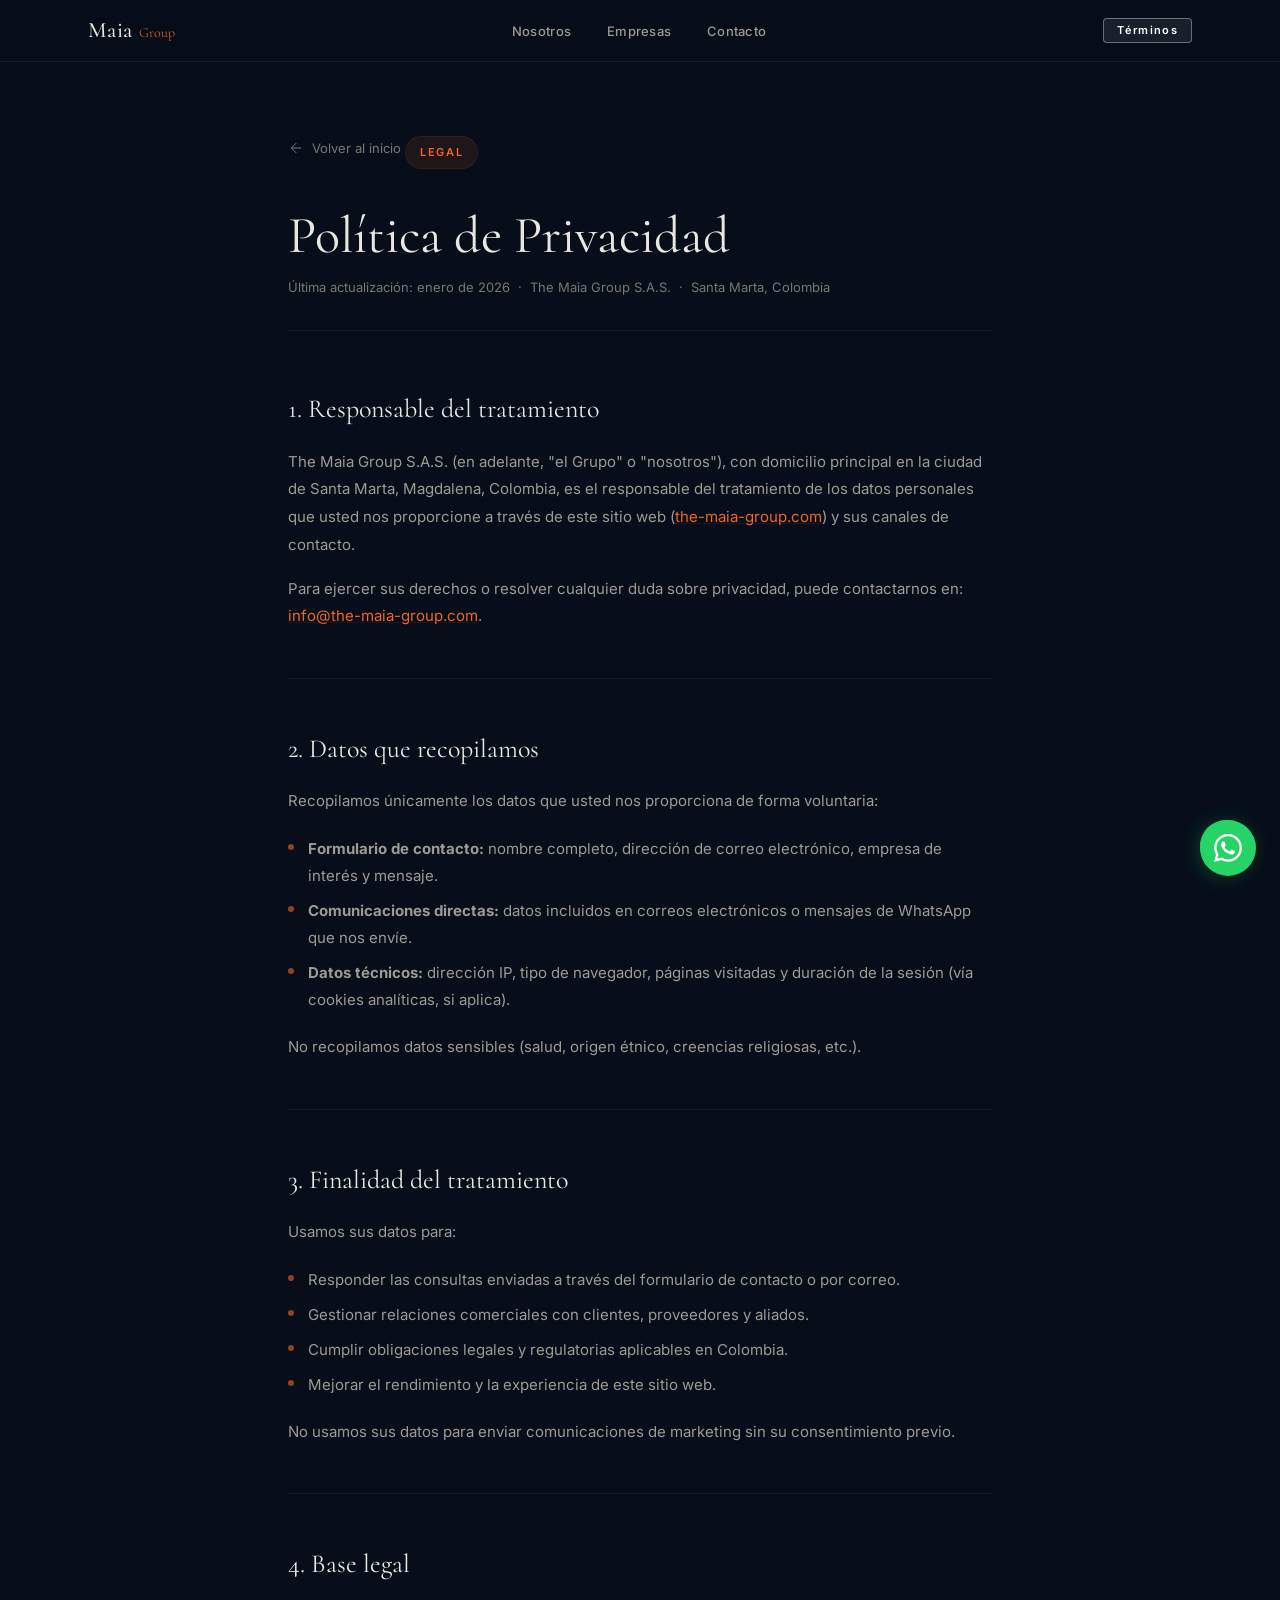
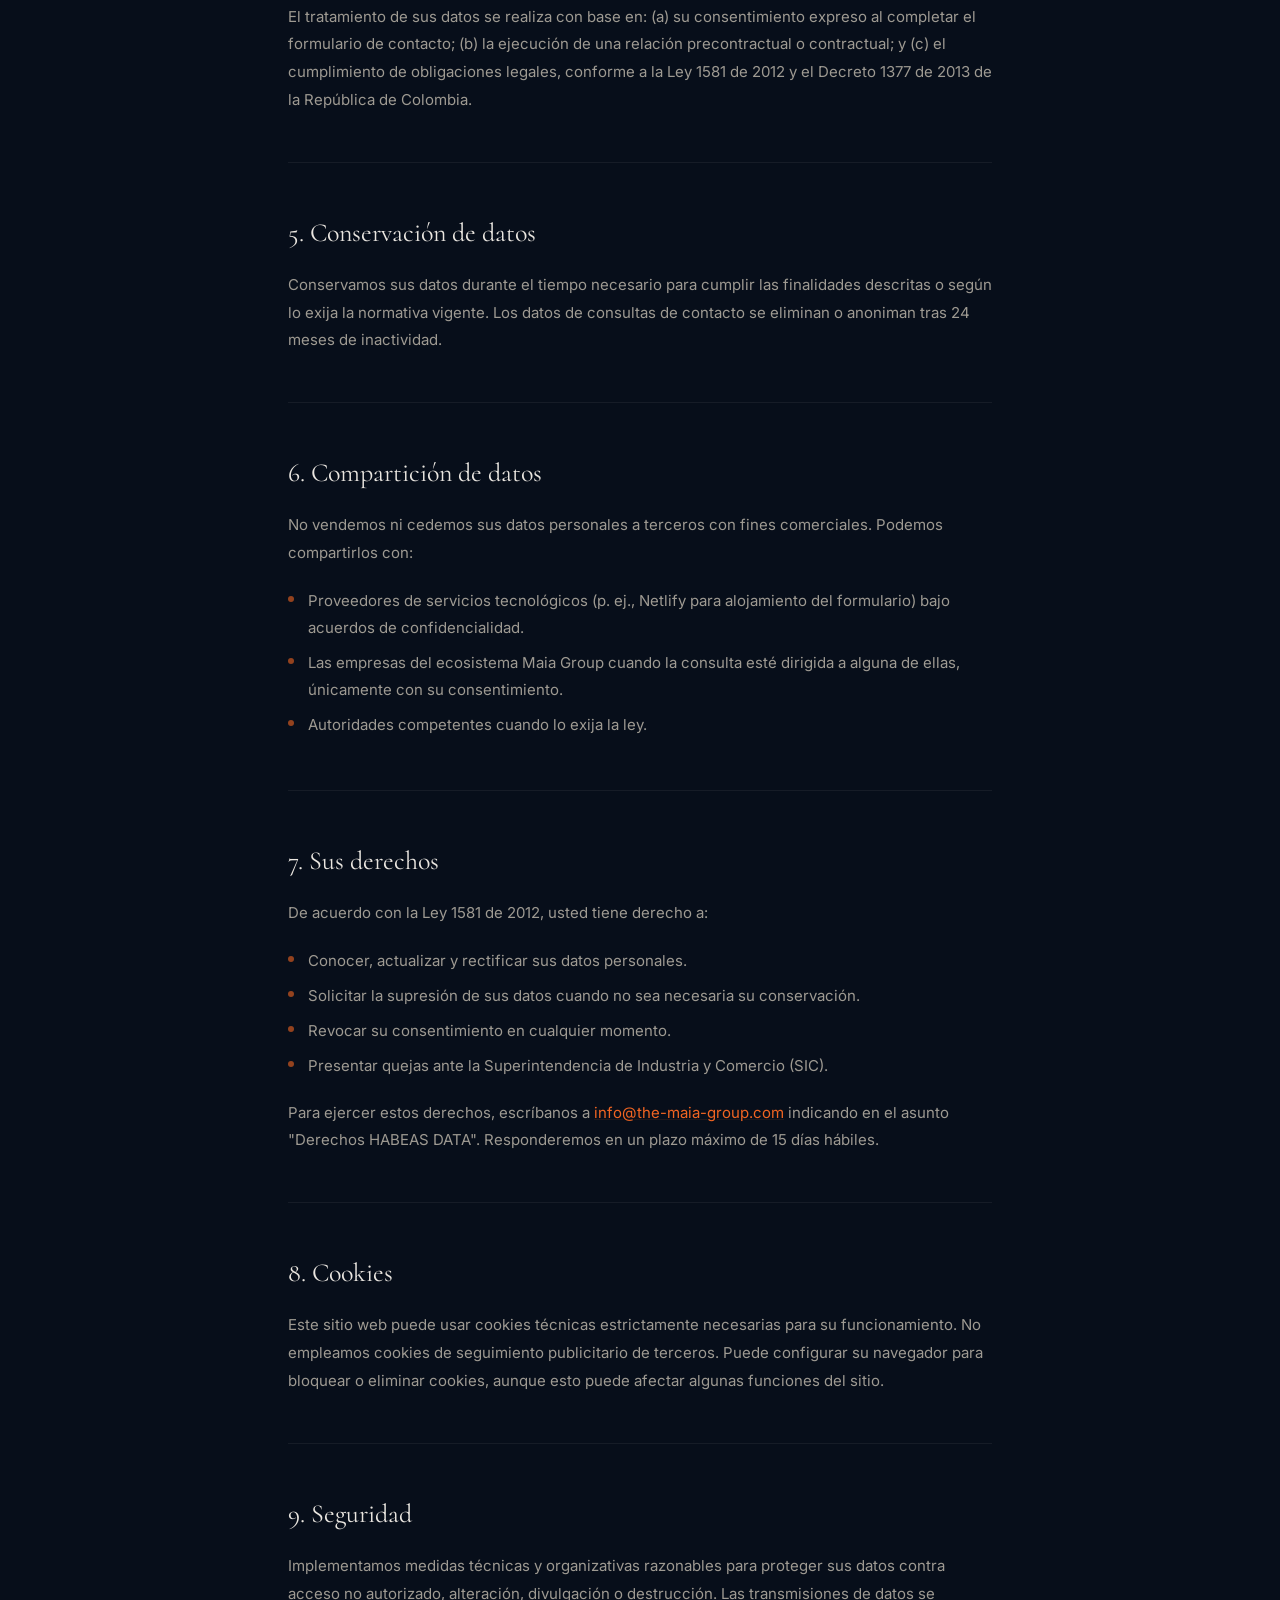
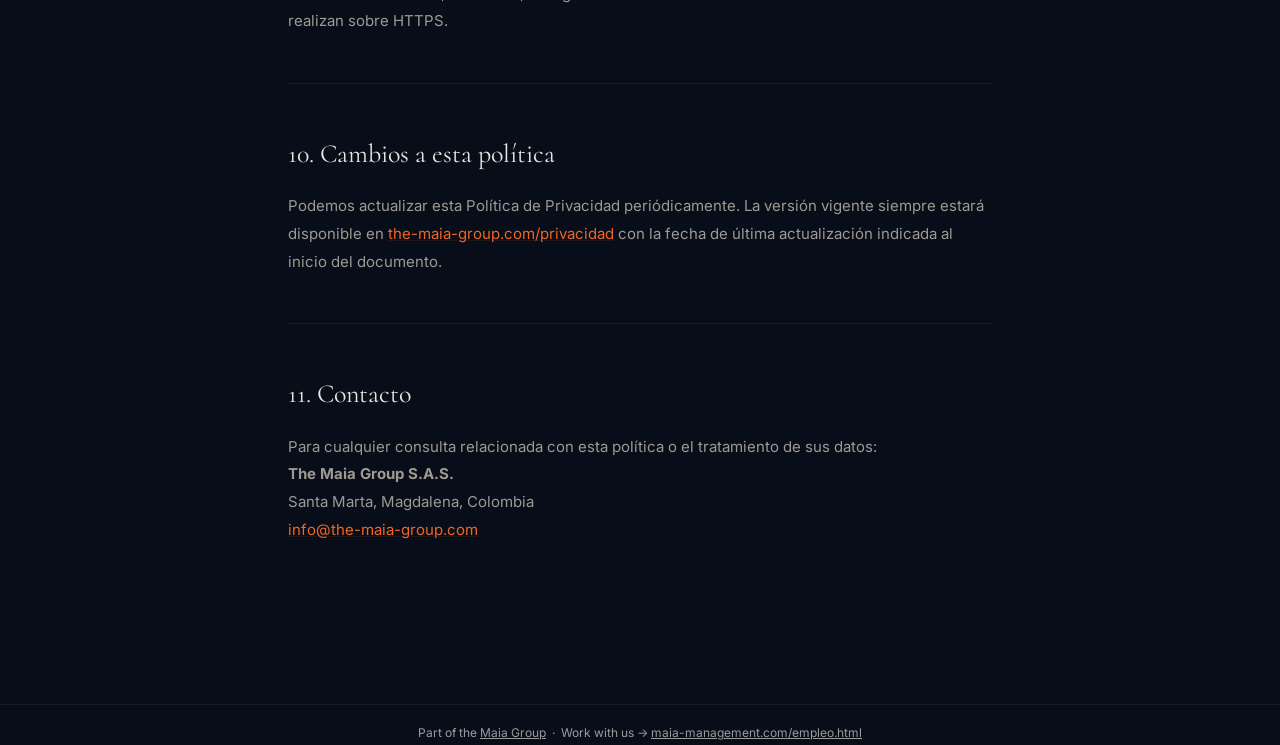
<file: privacidad.html>
<!DOCTYPE html>
<html lang="es">
<head>
<meta charset="UTF-8">
<meta name="viewport" content="width=device-width, initial-scale=1.0">
<title>Política de Privacidad | The Maia Group</title>
<meta name="description" content="Política de Privacidad de The Maia Group S.A.S. — cómo recopilamos, usamos y protegemos tus datos personales.">
<meta name="robots" content="index, follow">
<link rel="canonical" href="https://the-maia-group.com/privacidad">
<link rel="icon" type="image/svg+xml" href="/favicon.svg">
<meta name="theme-color" content="#0B1D33">
<link rel="preconnect" href="https://fonts.googleapis.com">
<link rel="preconnect" href="https://fonts.gstatic.com" crossorigin>
<link href="https://fonts.googleapis.com/css2?family=Cormorant:ital,wght@0,300;0,400;0,500;1,300;1,400&family=Inter:wght@300;400;500;600&display=swap" rel="stylesheet">
<link rel="stylesheet" href="/css/styles.css">
<style>
  /* Page-specific overrides — keeps file self-contained */
  .legal-page {
    padding-top: calc(var(--nav-height, 72px) + 64px);
    padding-bottom: 120px;
    min-height: 100vh;
  }

  .legal-page .container {
    max-width: 800px;
  }

  .legal-back {
    display: inline-flex;
    align-items: center;
    gap: 8px;
    font-size: 13px;
    color: var(--text-muted);
    margin-bottom: 48px;
    transition: color 0.3s;
  }

  .legal-back:hover {
    color: var(--orange);
  }

  .legal-back svg {
    width: 16px;
    height: 16px;
  }

  .legal-tag {
    display: inline-block;
    font-size: 11px;
    font-weight: 600;
    text-transform: uppercase;
    letter-spacing: 0.15em;
    color: var(--orange);
    padding: 6px 14px;
    border: 1px solid var(--orange-dim);
    border-radius: 20px;
    background: var(--orange-dim);
    margin-bottom: 20px;
  }

  .legal-title {
    font-family: var(--serif);
    font-size: clamp(32px, 5vw, 52px);
    font-weight: 400;
    line-height: 1.1;
    margin-bottom: 12px;
    color: var(--text-primary);
  }

  .legal-meta {
    font-size: 13px;
    color: var(--text-muted);
    margin-bottom: 56px;
    padding-bottom: 32px;
    border-bottom: 1px solid var(--border-color);
  }

  .legal-body h2 {
    font-family: var(--serif);
    font-size: clamp(20px, 3vw, 26px);
    font-weight: 400;
    color: var(--text-primary);
    margin: 48px 0 16px;
  }

  .legal-body h2:first-child {
    margin-top: 0;
  }

  .legal-body p {
    font-size: 15px;
    line-height: 1.85;
    color: var(--text-secondary);
    margin-bottom: 16px;
  }

  .legal-body ul {
    list-style: none;
    padding: 0;
    margin: 0 0 16px;
  }

  .legal-body ul li {
    font-size: 15px;
    line-height: 1.8;
    color: var(--text-secondary);
    padding: 4px 0 4px 20px;
    position: relative;
  }

  .legal-body ul li::before {
    content: '';
    position: absolute;
    left: 0;
    top: 13px;
    width: 6px;
    height: 6px;
    border-radius: 50%;
    background: var(--orange);
    opacity: 0.6;
  }

  .legal-body a {
    color: var(--orange);
    text-decoration: underline;
    text-decoration-color: var(--orange-dim);
    transition: text-decoration-color 0.3s;
  }

  .legal-body a:hover {
    text-decoration-color: var(--orange);
  }

  .legal-divider {
    height: 1px;
    background: var(--border-color);
    margin: 48px 0;
  }
</style>
</head>
<body>

<!-- Navigation -->
<nav class="nav nav--scrolled" id="nav">
  <div class="nav__inner">
    <a href="/" class="nav__logo">
      <span class="nav__logo-the">The</span>
      <span class="nav__logo-maia">Maia</span>
      <span class="nav__logo-group">Group</span>
    </a>
    <div class="nav__links">
      <a href="/#nosotros" class="nav__link">Nosotros</a>
      <a href="/#empresas" class="nav__link">Empresas</a>
      <a href="/#contacto" class="nav__link">Contacto</a>
    </div>
    <div class="nav__actions">
      <a href="/terminos" class="nav__lang" style="text-decoration:none;">Términos</a>
    </div>
  </div>
</nav>

<main class="legal-page">
  <div class="container">

    <a href="/" class="legal-back">
      <svg viewBox="0 0 24 24" fill="none" stroke="currentColor" stroke-width="1.5" stroke-linecap="round" stroke-linejoin="round">
        <path d="M19 12H5M12 5l-7 7 7 7"/>
      </svg>
      Volver al inicio
    </a>

    <span class="legal-tag">Legal</span>
    <h1 class="legal-title">Política de Privacidad</h1>
    <p class="legal-meta">Última actualización: enero de 2026 &nbsp;·&nbsp; The Maia Group S.A.S. &nbsp;·&nbsp; Santa Marta, Colombia</p>

    <div class="legal-body">

      <h2>1. Responsable del tratamiento</h2>
      <p>
        The Maia Group S.A.S. (en adelante, "el Grupo" o "nosotros"), con domicilio principal en la ciudad de
        Santa Marta, Magdalena, Colombia, es el responsable del tratamiento de los datos personales que usted nos
        proporcione a través de este sitio web (<a href="https://the-maia-group.com">the-maia-group.com</a>) y sus
        canales de contacto.
      </p>
      <p>
        Para ejercer sus derechos o resolver cualquier duda sobre privacidad, puede contactarnos en:
        <a href="mailto:info@the-maia-group.com">info@the-maia-group.com</a>.
      </p>

      <div class="legal-divider"></div>

      <h2>2. Datos que recopilamos</h2>
      <p>Recopilamos únicamente los datos que usted nos proporciona de forma voluntaria:</p>
      <ul>
        <li><strong>Formulario de contacto:</strong> nombre completo, dirección de correo electrónico, empresa de interés y mensaje.</li>
        <li><strong>Comunicaciones directas:</strong> datos incluidos en correos electrónicos o mensajes de WhatsApp que nos envíe.</li>
        <li><strong>Datos técnicos:</strong> dirección IP, tipo de navegador, páginas visitadas y duración de la sesión (vía cookies analíticas, si aplica).</li>
      </ul>
      <p>No recopilamos datos sensibles (salud, origen étnico, creencias religiosas, etc.).</p>

      <div class="legal-divider"></div>

      <h2>3. Finalidad del tratamiento</h2>
      <p>Usamos sus datos para:</p>
      <ul>
        <li>Responder las consultas enviadas a través del formulario de contacto o por correo.</li>
        <li>Gestionar relaciones comerciales con clientes, proveedores y aliados.</li>
        <li>Cumplir obligaciones legales y regulatorias aplicables en Colombia.</li>
        <li>Mejorar el rendimiento y la experiencia de este sitio web.</li>
      </ul>
      <p>No usamos sus datos para enviar comunicaciones de marketing sin su consentimiento previo.</p>

      <div class="legal-divider"></div>

      <h2>4. Base legal</h2>
      <p>
        El tratamiento de sus datos se realiza con base en: (a) su consentimiento expreso al completar el formulario
        de contacto; (b) la ejecución de una relación precontractual o contractual; y (c) el cumplimiento de
        obligaciones legales, conforme a la Ley 1581 de 2012 y el Decreto 1377 de 2013 de la República de Colombia.
      </p>

      <div class="legal-divider"></div>

      <h2>5. Conservación de datos</h2>
      <p>
        Conservamos sus datos durante el tiempo necesario para cumplir las finalidades descritas o según lo exija la
        normativa vigente. Los datos de consultas de contacto se eliminan o anoniman tras 24 meses de inactividad.
      </p>

      <div class="legal-divider"></div>

      <h2>6. Compartición de datos</h2>
      <p>
        No vendemos ni cedemos sus datos personales a terceros con fines comerciales. Podemos compartirlos con:
      </p>
      <ul>
        <li>Proveedores de servicios tecnológicos (p. ej., Netlify para alojamiento del formulario) bajo acuerdos de confidencialidad.</li>
        <li>Las empresas del ecosistema Maia Group cuando la consulta esté dirigida a alguna de ellas, únicamente con su consentimiento.</li>
        <li>Autoridades competentes cuando lo exija la ley.</li>
      </ul>

      <div class="legal-divider"></div>

      <h2>7. Sus derechos</h2>
      <p>De acuerdo con la Ley 1581 de 2012, usted tiene derecho a:</p>
      <ul>
        <li>Conocer, actualizar y rectificar sus datos personales.</li>
        <li>Solicitar la supresión de sus datos cuando no sea necesaria su conservación.</li>
        <li>Revocar su consentimiento en cualquier momento.</li>
        <li>Presentar quejas ante la Superintendencia de Industria y Comercio (SIC).</li>
      </ul>
      <p>
        Para ejercer estos derechos, escríbanos a <a href="mailto:info@the-maia-group.com">info@the-maia-group.com</a>
        indicando en el asunto "Derechos HABEAS DATA". Responderemos en un plazo máximo de 15 días hábiles.
      </p>

      <div class="legal-divider"></div>

      <h2>8. Cookies</h2>
      <p>
        Este sitio web puede usar cookies técnicas estrictamente necesarias para su funcionamiento. No empleamos
        cookies de seguimiento publicitario de terceros. Puede configurar su navegador para bloquear o eliminar
        cookies, aunque esto puede afectar algunas funciones del sitio.
      </p>

      <div class="legal-divider"></div>

      <h2>9. Seguridad</h2>
      <p>
        Implementamos medidas técnicas y organizativas razonables para proteger sus datos contra acceso no
        autorizado, alteración, divulgación o destrucción. Las transmisiones de datos se realizan sobre HTTPS.
      </p>

      <div class="legal-divider"></div>

      <h2>10. Cambios a esta política</h2>
      <p>
        Podemos actualizar esta Política de Privacidad periódicamente. La versión vigente siempre estará disponible
        en <a href="https://the-maia-group.com/privacidad">the-maia-group.com/privacidad</a> con la fecha de última
        actualización indicada al inicio del documento.
      </p>

      <div class="legal-divider"></div>

      <h2>11. Contacto</h2>
      <p>
        Para cualquier consulta relacionada con esta política o el tratamiento de sus datos:<br>
        <strong>The Maia Group S.A.S.</strong><br>
        Santa Marta, Magdalena, Colombia<br>
        <a href="mailto:info@the-maia-group.com">info@the-maia-group.com</a>
      </p>

    </div>
  </div>
</main>

<!-- WhatsApp FAB -->
<a href="https://wa.me/19034598763"
   class="whatsapp-fab"
   target="_blank"
   rel="noopener noreferrer"
   aria-label="Chatea con nosotros en WhatsApp">
  <svg class="whatsapp-fab__icon" viewBox="0 0 32 32" fill="none" xmlns="http://www.w3.org/2000/svg" aria-hidden="true">
    <circle cx="16" cy="16" r="16" fill="#25D366"/>
    <path fill="#FFFFFF" d="M23.472 8.516A10.612 10.612 0 0 0 16.01 5.5C10.21 5.5 5.5 10.21 5.5 16.01c0 1.864.487 3.684 1.413 5.288L5.5 26.5l5.34-1.4a10.607 10.607 0 0 0 5.17 1.319h.005C21.81 26.419 26.5 21.71 26.5 15.91c0-2.836-1.104-5.503-3.028-7.394Zm-7.462 16.33h-.004a8.81 8.81 0 0 1-4.49-1.228l-.322-.191-3.338.875.89-3.254-.21-.334a8.804 8.804 0 0 1-1.35-4.704c0-4.87 3.963-8.831 8.836-8.831a8.774 8.774 0 0 1 6.246 2.588 8.776 8.776 0 0 1 2.582 6.252c-.002 4.872-3.964 8.827-8.84 8.827Zm4.843-6.61c-.266-.133-1.572-.775-1.815-.863-.244-.089-.421-.133-.599.133-.177.266-.687.863-.842 1.041-.155.177-.31.2-.577.067-.266-.134-1.124-.414-2.14-1.32-.79-.705-1.323-1.575-1.479-1.841-.155-.266-.017-.41.117-.542.12-.12.266-.31.4-.466.133-.155.177-.266.266-.443.089-.178.044-.333-.022-.466-.067-.133-.599-1.443-.82-1.975-.216-.52-.436-.449-.599-.457l-.51-.01a.977.977 0 0 0-.71.333c-.244.267-.93.909-.93 2.216s.953 2.57 1.086 2.747c.133.178 1.876 2.864 4.545 4.016.635.274 1.13.438 1.516.56.637.203 1.217.174 1.675.106.51-.076 1.572-.642 1.793-1.262.221-.62.221-1.152.155-1.262-.066-.111-.243-.178-.509-.311Z"/>
  </svg>
  <span class="whatsapp-fab__label">WhatsApp</span>
</a>


<!-- Floating WhatsApp Button -->
<a href="https://wa.me/19034598763"
   class="whatsapp-float"
   target="_blank"
   rel="noopener"
   aria-label="Chat on WhatsApp">
  <svg xmlns="http://www.w3.org/2000/svg" viewBox="0 0 24 24" width="28" height="28" fill="white">
    <path d="M17.472 14.382c-.297-.149-1.758-.867-2.03-.967-.273-.099-.471-.148-.67.15-.197.297-.767.966-.94 1.164-.173.199-.347.223-.644.075-.297-.15-1.255-.463-2.39-1.475-.883-.788-1.48-1.761-1.653-2.059-.173-.297-.018-.458.13-.606.134-.133.298-.347.446-.52.149-.174.198-.298.298-.497.099-.198.05-.371-.025-.52-.075-.149-.669-1.612-.916-2.207-.242-.579-.487-.5-.669-.51-.173-.008-.371-.01-.57-.01-.198 0-.52.074-.792.372-.272.297-1.04 1.016-1.04 2.479 0 1.462 1.065 2.875 1.213 3.074.149.198 2.096 3.2 5.077 4.487.709.306 1.262.489 1.694.625.712.227 1.36.195 1.871.118.571-.085 1.758-.719 2.006-1.413.248-.694.248-1.289.173-1.413-.074-.124-.272-.198-.57-.347m-5.421 7.403h-.004a9.87 9.87 0 01-5.031-1.378l-.361-.214-3.741.982.998-3.648-.235-.374a9.86 9.86 0 01-1.51-5.26c.001-5.45 4.436-9.884 9.888-9.884 2.64 0 5.122 1.03 6.988 2.898a9.825 9.825 0 012.893 6.994c-.003 5.45-4.437 9.884-9.885 9.884m8.413-18.297A11.815 11.815 0 0012.05 0C5.495 0 .16 5.335.157 11.892c0 2.096.547 4.142 1.588 5.945L.057 24l6.305-1.654a11.882 11.882 0 005.683 1.448h.005c6.554 0 11.89-5.335 11.893-11.893a11.821 11.821 0 00-3.48-8.413z"/>
  </svg>
</a>

<style>
.whatsapp-float {
  position: fixed;
  bottom: 24px;
  right: 24px;
  background-color: #25D366;
  border-radius: 50%;
  width: 56px;
  height: 56px;
  display: flex;
  align-items: center;
  justify-content: center;
  box-shadow: 0 4px 12px rgba(0,0,0,0.25);
  z-index: 9999;
  transition: transform 0.2s ease, box-shadow 0.2s ease;
  text-decoration: none;
}
.whatsapp-float:hover {
  transform: scale(1.1);
  box-shadow: 0 6px 16px rgba(0,0,0,0.35);
}
</style>

  <!-- Maia Ecosystem Footer Links -->
  <div style="border-top:1px solid rgba(128,128,128,0.2);margin-top:1.5rem;padding-top:1rem;text-align:center;font-size:0.75rem;opacity:0.65;line-height:2">
    Part of the <a href="https://maia-management.com" target="_blank" rel="noopener" style="color:inherit;text-decoration:underline">Maia Group</a>
    &nbsp;·&nbsp;
    Work with us &rarr; <a href="https://maia-management.com/empleo.html" target="_blank" rel="noopener" style="color:inherit;text-decoration:underline">maia-management.com/empleo.html</a>
    
  </div>
  <!-- /Maia Ecosystem Footer Links -->
</body>
</html>
</file>
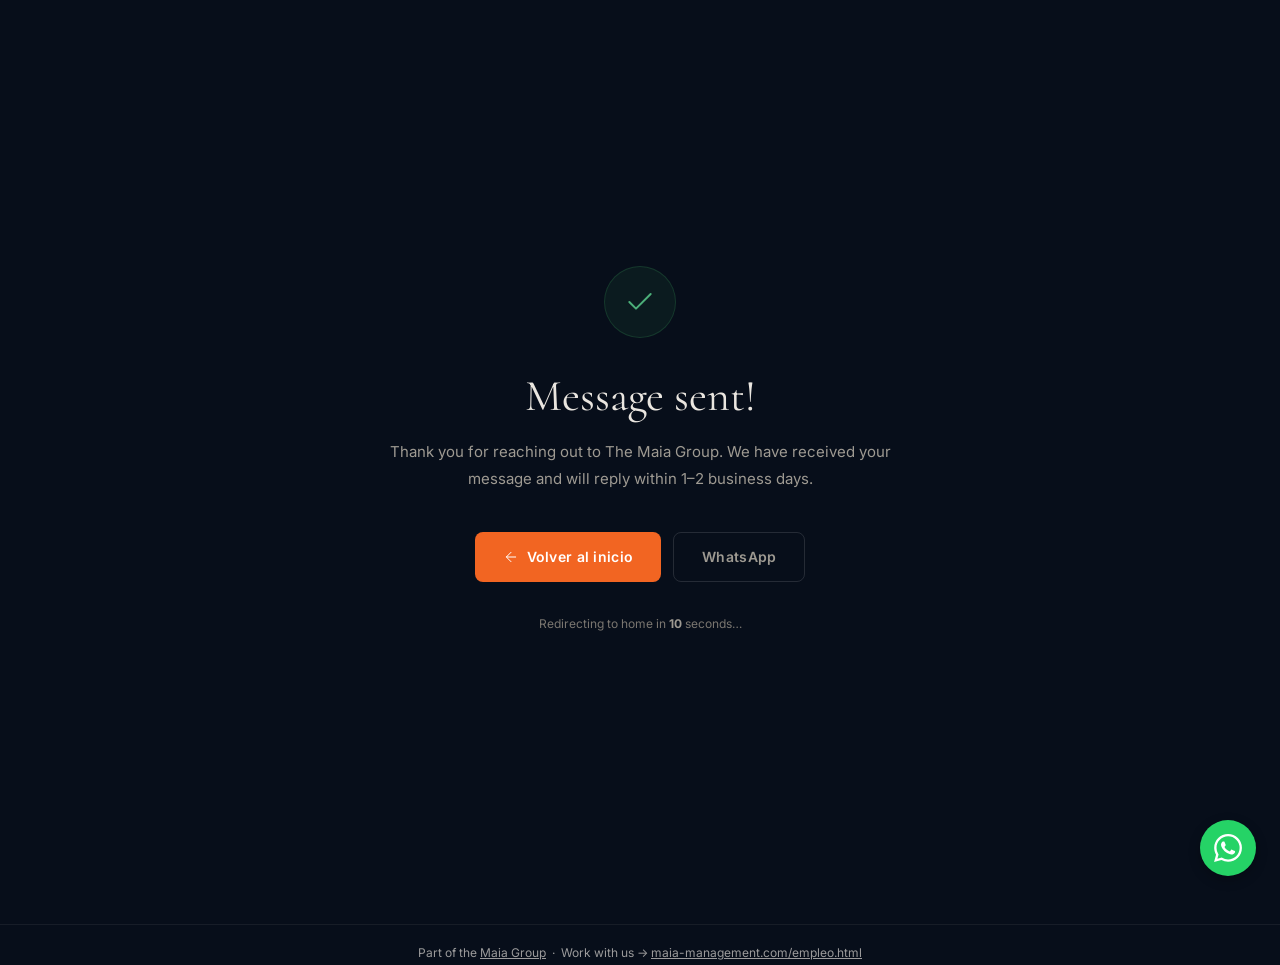
<file: success.html>
<!DOCTYPE html>
<html lang="es">
<head>
<meta charset="UTF-8">
<meta name="viewport" content="width=device-width, initial-scale=1.0">
<title>Mensaje enviado | The Maia Group</title>
<meta name="robots" content="noindex, nofollow">
<link rel="icon" type="image/svg+xml" href="/favicon.svg">
<meta name="theme-color" content="#0B1D33">
<link rel="preconnect" href="https://fonts.googleapis.com">
<link rel="preconnect" href="https://fonts.gstatic.com" crossorigin>
<link href="https://fonts.googleapis.com/css2?family=Cormorant:ital,wght@0,300;0,400;0,500;1,300;1,400&family=Inter:wght@300;400;500;600&display=swap" rel="stylesheet">
<link rel="stylesheet" href="/css/styles.css">
<style>
  .success-page {
    min-height: 100vh;
    display: flex;
    align-items: center;
    justify-content: center;
    padding: 48px 24px;
    text-align: center;
  }

  .success-card {
    max-width: 520px;
    width: 100%;
  }

  .success-icon {
    width: 72px;
    height: 72px;
    border-radius: 50%;
    background: rgba(46, 125, 75, 0.12);
    border: 1px solid rgba(46, 125, 75, 0.3);
    display: flex;
    align-items: center;
    justify-content: center;
    margin: 0 auto 32px;
  }

  .success-icon svg {
    width: 32px;
    height: 32px;
    color: #4CAF79;
  }

  .success-title {
    font-family: var(--serif);
    font-size: clamp(28px, 5vw, 44px);
    font-weight: 400;
    color: var(--text-primary);
    margin-bottom: 16px;
    line-height: 1.2;
  }

  .success-text {
    font-size: 15px;
    line-height: 1.8;
    color: var(--text-secondary);
    margin-bottom: 40px;
  }

  .success-actions {
    display: flex;
    gap: 12px;
    justify-content: center;
    flex-wrap: wrap;
  }

  .success-btn {
    display: inline-flex;
    align-items: center;
    gap: 8px;
    padding: 12px 28px;
    border-radius: var(--r);
    font-size: 14px;
    font-weight: 600;
    letter-spacing: 0.02em;
    transition: all 0.3s;
    cursor: pointer;
  }

  .success-btn--primary {
    background: var(--orange);
    color: var(--white);
    border: none;
  }

  .success-btn--primary:hover {
    background: var(--orange-hover);
    transform: translateY(-2px);
    box-shadow: 0 8px 24px rgba(242, 101, 34, 0.25);
  }

  .success-btn--ghost {
    background: transparent;
    color: var(--text-secondary);
    border: 1px solid var(--border-hover);
  }

  .success-btn--ghost:hover {
    border-color: var(--orange);
    color: var(--orange);
  }

  .success-countdown {
    margin-top: 32px;
    font-size: 12px;
    color: var(--text-muted);
  }

  .success-countdown strong {
    color: var(--text-secondary);
  }
</style>
</head>
<body>

<main class="success-page">
  <div class="success-card">

    <div class="success-icon">
      <svg viewBox="0 0 24 24" fill="none" stroke="currentColor" stroke-width="1.5" stroke-linecap="round" stroke-linejoin="round">
        <path d="M20 6L9 17l-5-5"/>
      </svg>
    </div>

    <h1 class="success-title" id="successTitle">¡Mensaje enviado!</h1>
    <p class="success-text" id="successText">
      Gracias por contactarte con The Maia Group. Hemos recibido tu mensaje y te responderemos
      en un plazo máximo de 1–2 días hábiles.
    </p>

    <div class="success-actions">
      <a href="/" class="success-btn success-btn--primary">
        <svg viewBox="0 0 24 24" fill="none" stroke="currentColor" stroke-width="1.5" stroke-linecap="round" stroke-linejoin="round" width="16" height="16">
          <path d="M19 12H5M12 5l-7 7 7 7"/>
        </svg>
        Volver al inicio
      </a>
      <a href="https://wa.me/19034598763" target="_blank" rel="noopener noreferrer" class="success-btn success-btn--ghost">
        WhatsApp
      </a>
    </div>

    <p class="success-countdown" id="successCountdown">
      Redirigiendo al inicio en <strong id="countNum">10</strong> segundos…
    </p>

  </div>
</main>

<script>
  // Auto-redirect countdown
  (function () {
    var count = 10;
    var countEl = document.getElementById('countNum');
    var timer = setInterval(function () {
      count -= 1;
      if (countEl) countEl.textContent = count;
      if (count <= 0) {
        clearInterval(timer);
        window.location.href = '/';
      }
    }, 1000);

    // Detect language from referrer or navigator
    var lang = (navigator.language || 'es').startsWith('en') ? 'en' : 'es';
    if (lang === 'en') {
      var t = document.getElementById('successTitle');
      var p = document.getElementById('successText');
      var c = document.getElementById('successCountdown');
      var n = document.getElementById('countNum');
      if (t) t.textContent = 'Message sent!';
      if (p) p.textContent = 'Thank you for reaching out to The Maia Group. We have received your message and will reply within 1–2 business days.';
      if (c) c.innerHTML = 'Redirecting to home in <strong id="countNum">' + count + '</strong> seconds\u2026';
    }
  })();
</script>


<!-- Floating WhatsApp Button -->
<a href="https://wa.me/19034598763"
   class="whatsapp-float"
   target="_blank"
   rel="noopener"
   aria-label="Chat on WhatsApp">
  <svg xmlns="http://www.w3.org/2000/svg" viewBox="0 0 24 24" width="28" height="28" fill="white">
    <path d="M17.472 14.382c-.297-.149-1.758-.867-2.03-.967-.273-.099-.471-.148-.67.15-.197.297-.767.966-.94 1.164-.173.199-.347.223-.644.075-.297-.15-1.255-.463-2.39-1.475-.883-.788-1.48-1.761-1.653-2.059-.173-.297-.018-.458.13-.606.134-.133.298-.347.446-.52.149-.174.198-.298.298-.497.099-.198.05-.371-.025-.52-.075-.149-.669-1.612-.916-2.207-.242-.579-.487-.5-.669-.51-.173-.008-.371-.01-.57-.01-.198 0-.52.074-.792.372-.272.297-1.04 1.016-1.04 2.479 0 1.462 1.065 2.875 1.213 3.074.149.198 2.096 3.2 5.077 4.487.709.306 1.262.489 1.694.625.712.227 1.36.195 1.871.118.571-.085 1.758-.719 2.006-1.413.248-.694.248-1.289.173-1.413-.074-.124-.272-.198-.57-.347m-5.421 7.403h-.004a9.87 9.87 0 01-5.031-1.378l-.361-.214-3.741.982.998-3.648-.235-.374a9.86 9.86 0 01-1.51-5.26c.001-5.45 4.436-9.884 9.888-9.884 2.64 0 5.122 1.03 6.988 2.898a9.825 9.825 0 012.893 6.994c-.003 5.45-4.437 9.884-9.885 9.884m8.413-18.297A11.815 11.815 0 0012.05 0C5.495 0 .16 5.335.157 11.892c0 2.096.547 4.142 1.588 5.945L.057 24l6.305-1.654a11.882 11.882 0 005.683 1.448h.005c6.554 0 11.89-5.335 11.893-11.893a11.821 11.821 0 00-3.48-8.413z"/>
  </svg>
</a>

<style>
.whatsapp-float {
  position: fixed;
  bottom: 24px;
  right: 24px;
  background-color: #25D366;
  border-radius: 50%;
  width: 56px;
  height: 56px;
  display: flex;
  align-items: center;
  justify-content: center;
  box-shadow: 0 4px 12px rgba(0,0,0,0.25);
  z-index: 9999;
  transition: transform 0.2s ease, box-shadow 0.2s ease;
  text-decoration: none;
}
.whatsapp-float:hover {
  transform: scale(1.1);
  box-shadow: 0 6px 16px rgba(0,0,0,0.35);
}
</style>

  <!-- Maia Ecosystem Footer Links -->
  <div style="border-top:1px solid rgba(128,128,128,0.2);margin-top:1.5rem;padding-top:1rem;text-align:center;font-size:0.75rem;opacity:0.65;line-height:2">
    Part of the <a href="https://maia-management.com" target="_blank" rel="noopener" style="color:inherit;text-decoration:underline">Maia Group</a>
    &nbsp;·&nbsp;
    Work with us &rarr; <a href="https://maia-management.com/empleo.html" target="_blank" rel="noopener" style="color:inherit;text-decoration:underline">maia-management.com/empleo.html</a>
    
  </div>
  <!-- /Maia Ecosystem Footer Links -->
</body>
</html>
</file>
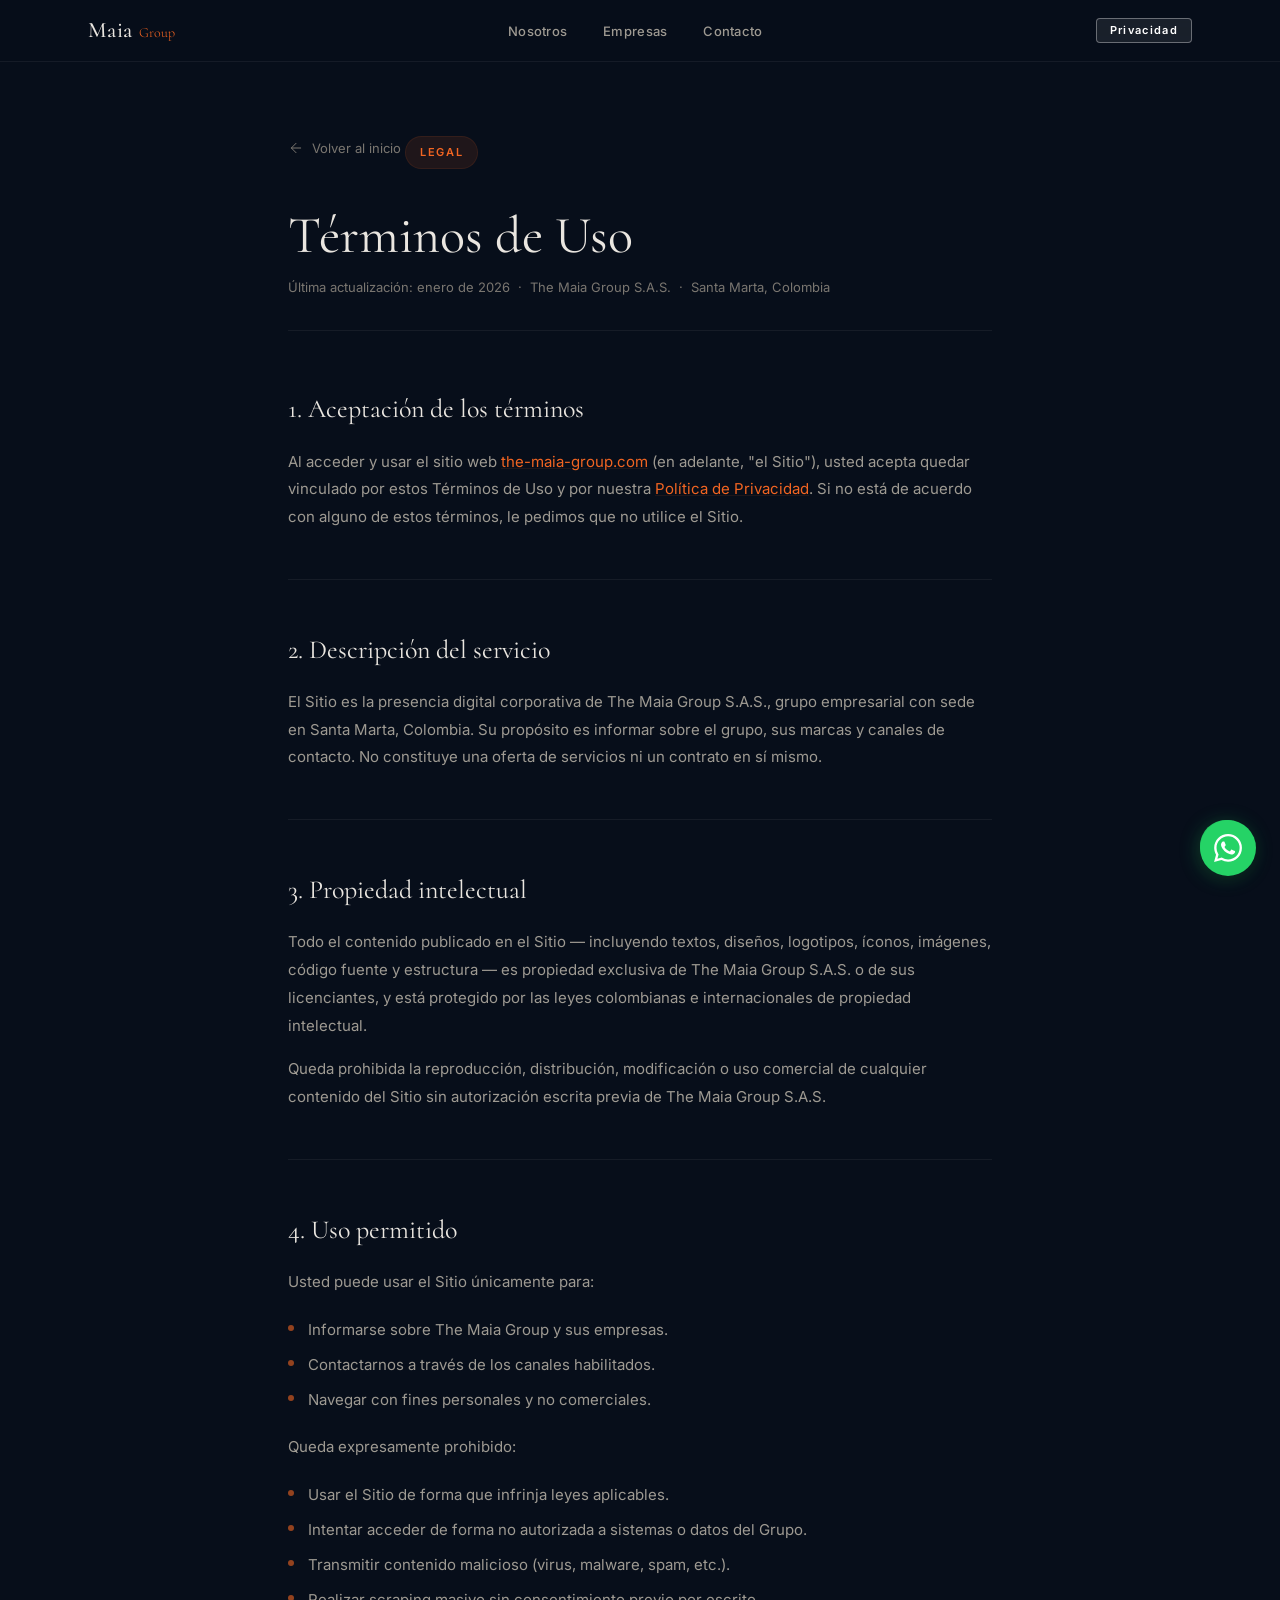
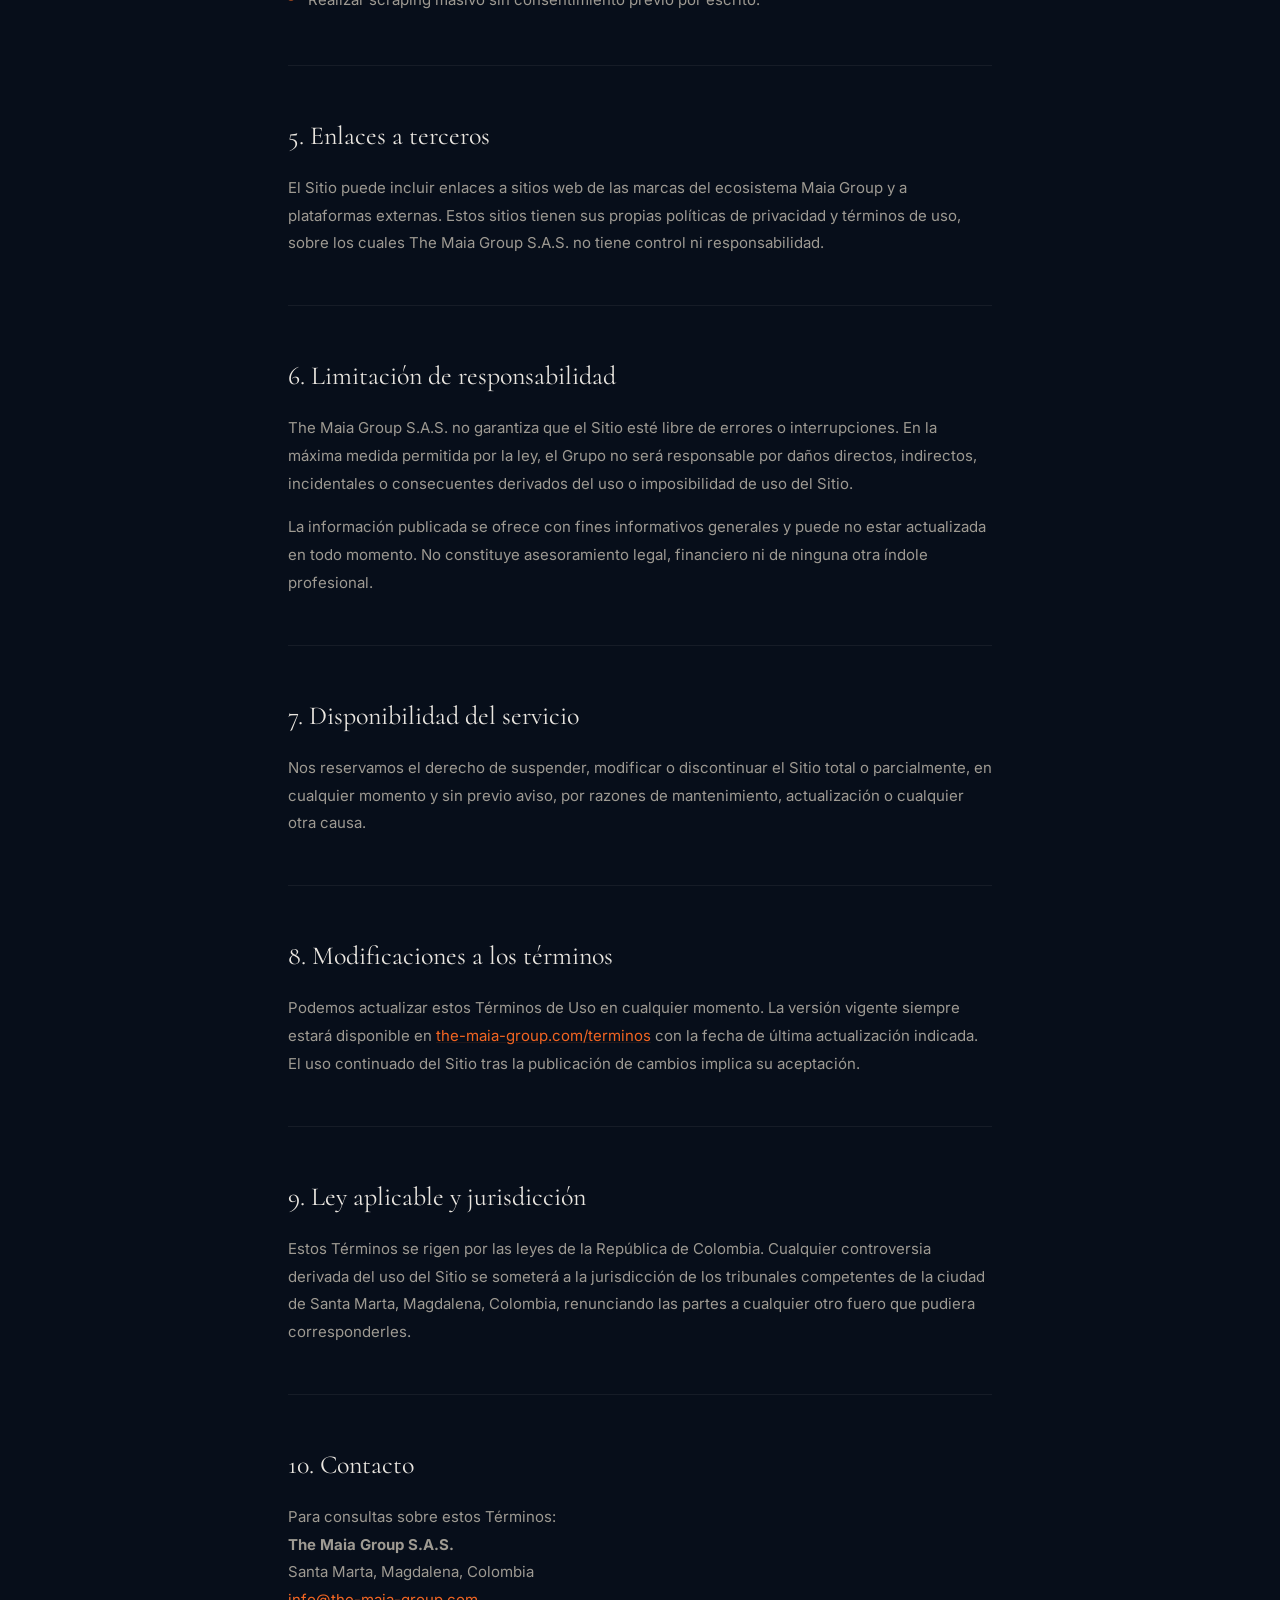
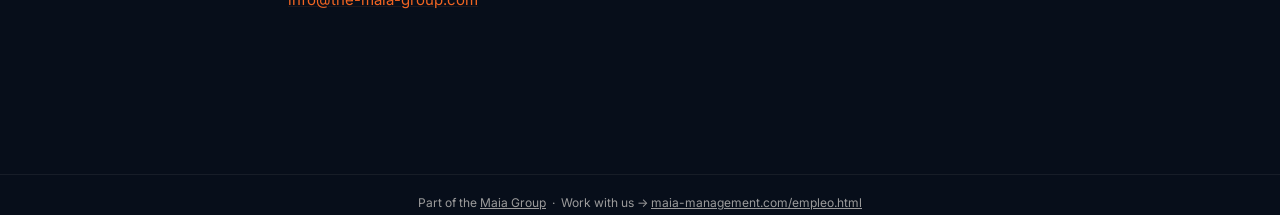
<file: terminos.html>
<!DOCTYPE html>
<html lang="es">
<head>
<meta charset="UTF-8">
<meta name="viewport" content="width=device-width, initial-scale=1.0">
<title>Términos de Uso | The Maia Group</title>
<meta name="description" content="Términos y Condiciones de uso del sitio web de The Maia Group S.A.S.">
<meta name="robots" content="index, follow">
<link rel="canonical" href="https://the-maia-group.com/terminos">
<link rel="icon" type="image/svg+xml" href="/favicon.svg">
<meta name="theme-color" content="#0B1D33">
<link rel="preconnect" href="https://fonts.googleapis.com">
<link rel="preconnect" href="https://fonts.gstatic.com" crossorigin>
<link href="https://fonts.googleapis.com/css2?family=Cormorant:ital,wght@0,300;0,400;0,500;1,300;1,400&family=Inter:wght@300;400;500;600&display=swap" rel="stylesheet">
<link rel="stylesheet" href="/css/styles.css">
<style>
  .legal-page {
    padding-top: calc(var(--nav-height, 72px) + 64px);
    padding-bottom: 120px;
    min-height: 100vh;
  }

  .legal-page .container {
    max-width: 800px;
  }

  .legal-back {
    display: inline-flex;
    align-items: center;
    gap: 8px;
    font-size: 13px;
    color: var(--text-muted);
    margin-bottom: 48px;
    transition: color 0.3s;
  }

  .legal-back:hover {
    color: var(--orange);
  }

  .legal-back svg {
    width: 16px;
    height: 16px;
  }

  .legal-tag {
    display: inline-block;
    font-size: 11px;
    font-weight: 600;
    text-transform: uppercase;
    letter-spacing: 0.15em;
    color: var(--orange);
    padding: 6px 14px;
    border: 1px solid var(--orange-dim);
    border-radius: 20px;
    background: var(--orange-dim);
    margin-bottom: 20px;
  }

  .legal-title {
    font-family: var(--serif);
    font-size: clamp(32px, 5vw, 52px);
    font-weight: 400;
    line-height: 1.1;
    margin-bottom: 12px;
    color: var(--text-primary);
  }

  .legal-meta {
    font-size: 13px;
    color: var(--text-muted);
    margin-bottom: 56px;
    padding-bottom: 32px;
    border-bottom: 1px solid var(--border-color);
  }

  .legal-body h2 {
    font-family: var(--serif);
    font-size: clamp(20px, 3vw, 26px);
    font-weight: 400;
    color: var(--text-primary);
    margin: 48px 0 16px;
  }

  .legal-body h2:first-child {
    margin-top: 0;
  }

  .legal-body p {
    font-size: 15px;
    line-height: 1.85;
    color: var(--text-secondary);
    margin-bottom: 16px;
  }

  .legal-body ul {
    list-style: none;
    padding: 0;
    margin: 0 0 16px;
  }

  .legal-body ul li {
    font-size: 15px;
    line-height: 1.8;
    color: var(--text-secondary);
    padding: 4px 0 4px 20px;
    position: relative;
  }

  .legal-body ul li::before {
    content: '';
    position: absolute;
    left: 0;
    top: 13px;
    width: 6px;
    height: 6px;
    border-radius: 50%;
    background: var(--orange);
    opacity: 0.6;
  }

  .legal-body a {
    color: var(--orange);
    text-decoration: underline;
    text-decoration-color: var(--orange-dim);
    transition: text-decoration-color 0.3s;
  }

  .legal-body a:hover {
    text-decoration-color: var(--orange);
  }

  .legal-divider {
    height: 1px;
    background: var(--border-color);
    margin: 48px 0;
  }
</style>
</head>
<body>

<!-- Navigation -->
<nav class="nav nav--scrolled" id="nav">
  <div class="nav__inner">
    <a href="/" class="nav__logo">
      <span class="nav__logo-the">The</span>
      <span class="nav__logo-maia">Maia</span>
      <span class="nav__logo-group">Group</span>
    </a>
    <div class="nav__links">
      <a href="/#nosotros" class="nav__link">Nosotros</a>
      <a href="/#empresas" class="nav__link">Empresas</a>
      <a href="/#contacto" class="nav__link">Contacto</a>
    </div>
    <div class="nav__actions">
      <a href="/privacidad" class="nav__lang" style="text-decoration:none;">Privacidad</a>
    </div>
  </div>
</nav>

<main class="legal-page">
  <div class="container">

    <a href="/" class="legal-back">
      <svg viewBox="0 0 24 24" fill="none" stroke="currentColor" stroke-width="1.5" stroke-linecap="round" stroke-linejoin="round">
        <path d="M19 12H5M12 5l-7 7 7 7"/>
      </svg>
      Volver al inicio
    </a>

    <span class="legal-tag">Legal</span>
    <h1 class="legal-title">Términos de Uso</h1>
    <p class="legal-meta">Última actualización: enero de 2026 &nbsp;·&nbsp; The Maia Group S.A.S. &nbsp;·&nbsp; Santa Marta, Colombia</p>

    <div class="legal-body">

      <h2>1. Aceptación de los términos</h2>
      <p>
        Al acceder y usar el sitio web <a href="https://the-maia-group.com">the-maia-group.com</a> (en adelante,
        "el Sitio"), usted acepta quedar vinculado por estos Términos de Uso y por nuestra
        <a href="/privacidad">Política de Privacidad</a>. Si no está de acuerdo con alguno de estos términos,
        le pedimos que no utilice el Sitio.
      </p>

      <div class="legal-divider"></div>

      <h2>2. Descripción del servicio</h2>
      <p>
        El Sitio es la presencia digital corporativa de The Maia Group S.A.S., grupo empresarial con sede en
        Santa Marta, Colombia. Su propósito es informar sobre el grupo, sus marcas y canales de contacto.
        No constituye una oferta de servicios ni un contrato en sí mismo.
      </p>

      <div class="legal-divider"></div>

      <h2>3. Propiedad intelectual</h2>
      <p>
        Todo el contenido publicado en el Sitio — incluyendo textos, diseños, logotipos, íconos, imágenes,
        código fuente y estructura — es propiedad exclusiva de The Maia Group S.A.S. o de sus licenciantes,
        y está protegido por las leyes colombianas e internacionales de propiedad intelectual.
      </p>
      <p>
        Queda prohibida la reproducción, distribución, modificación o uso comercial de cualquier contenido
        del Sitio sin autorización escrita previa de The Maia Group S.A.S.
      </p>

      <div class="legal-divider"></div>

      <h2>4. Uso permitido</h2>
      <p>Usted puede usar el Sitio únicamente para:</p>
      <ul>
        <li>Informarse sobre The Maia Group y sus empresas.</li>
        <li>Contactarnos a través de los canales habilitados.</li>
        <li>Navegar con fines personales y no comerciales.</li>
      </ul>
      <p>Queda expresamente prohibido:</p>
      <ul>
        <li>Usar el Sitio de forma que infrinja leyes aplicables.</li>
        <li>Intentar acceder de forma no autorizada a sistemas o datos del Grupo.</li>
        <li>Transmitir contenido malicioso (virus, malware, spam, etc.).</li>
        <li>Realizar scraping masivo sin consentimiento previo por escrito.</li>
      </ul>

      <div class="legal-divider"></div>

      <h2>5. Enlaces a terceros</h2>
      <p>
        El Sitio puede incluir enlaces a sitios web de las marcas del ecosistema Maia Group y a plataformas
        externas. Estos sitios tienen sus propias políticas de privacidad y términos de uso, sobre los cuales
        The Maia Group S.A.S. no tiene control ni responsabilidad.
      </p>

      <div class="legal-divider"></div>

      <h2>6. Limitación de responsabilidad</h2>
      <p>
        The Maia Group S.A.S. no garantiza que el Sitio esté libre de errores o interrupciones. En la máxima
        medida permitida por la ley, el Grupo no será responsable por daños directos, indirectos, incidentales
        o consecuentes derivados del uso o imposibilidad de uso del Sitio.
      </p>
      <p>
        La información publicada se ofrece con fines informativos generales y puede no estar actualizada en
        todo momento. No constituye asesoramiento legal, financiero ni de ninguna otra índole profesional.
      </p>

      <div class="legal-divider"></div>

      <h2>7. Disponibilidad del servicio</h2>
      <p>
        Nos reservamos el derecho de suspender, modificar o discontinuar el Sitio total o parcialmente, en
        cualquier momento y sin previo aviso, por razones de mantenimiento, actualización o cualquier otra causa.
      </p>

      <div class="legal-divider"></div>

      <h2>8. Modificaciones a los términos</h2>
      <p>
        Podemos actualizar estos Términos de Uso en cualquier momento. La versión vigente siempre estará
        disponible en <a href="https://the-maia-group.com/terminos">the-maia-group.com/terminos</a> con la
        fecha de última actualización indicada. El uso continuado del Sitio tras la publicación de cambios
        implica su aceptación.
      </p>

      <div class="legal-divider"></div>

      <h2>9. Ley aplicable y jurisdicción</h2>
      <p>
        Estos Términos se rigen por las leyes de la República de Colombia. Cualquier controversia derivada
        del uso del Sitio se someterá a la jurisdicción de los tribunales competentes de la ciudad de
        Santa Marta, Magdalena, Colombia, renunciando las partes a cualquier otro fuero que pudiera
        corresponderles.
      </p>

      <div class="legal-divider"></div>

      <h2>10. Contacto</h2>
      <p>
        Para consultas sobre estos Términos:<br>
        <strong>The Maia Group S.A.S.</strong><br>
        Santa Marta, Magdalena, Colombia<br>
        <a href="mailto:info@the-maia-group.com">info@the-maia-group.com</a>
      </p>

    </div>
  </div>
</main>

<!-- WhatsApp FAB -->
<a href="https://wa.me/19034598763"
   class="whatsapp-fab"
   target="_blank"
   rel="noopener noreferrer"
   aria-label="Chatea con nosotros en WhatsApp">
  <svg class="whatsapp-fab__icon" viewBox="0 0 32 32" fill="none" xmlns="http://www.w3.org/2000/svg" aria-hidden="true">
    <circle cx="16" cy="16" r="16" fill="#25D366"/>
    <path fill="#FFFFFF" d="M23.472 8.516A10.612 10.612 0 0 0 16.01 5.5C10.21 5.5 5.5 10.21 5.5 16.01c0 1.864.487 3.684 1.413 5.288L5.5 26.5l5.34-1.4a10.607 10.607 0 0 0 5.17 1.319h.005C21.81 26.419 26.5 21.71 26.5 15.91c0-2.836-1.104-5.503-3.028-7.394Zm-7.462 16.33h-.004a8.81 8.81 0 0 1-4.49-1.228l-.322-.191-3.338.875.89-3.254-.21-.334a8.804 8.804 0 0 1-1.35-4.704c0-4.87 3.963-8.831 8.836-8.831a8.774 8.774 0 0 1 6.246 2.588 8.776 8.776 0 0 1 2.582 6.252c-.002 4.872-3.964 8.827-8.84 8.827Zm4.843-6.61c-.266-.133-1.572-.775-1.815-.863-.244-.089-.421-.133-.599.133-.177.266-.687.863-.842 1.041-.155.177-.31.2-.577.067-.266-.134-1.124-.414-2.14-1.32-.79-.705-1.323-1.575-1.479-1.841-.155-.266-.017-.41.117-.542.12-.12.266-.31.4-.466.133-.155.177-.266.266-.443.089-.178.044-.333-.022-.466-.067-.133-.599-1.443-.82-1.975-.216-.52-.436-.449-.599-.457l-.51-.01a.977.977 0 0 0-.71.333c-.244.267-.93.909-.93 2.216s.953 2.57 1.086 2.747c.133.178 1.876 2.864 4.545 4.016.635.274 1.13.438 1.516.56.637.203 1.217.174 1.675.106.51-.076 1.572-.642 1.793-1.262.221-.62.221-1.152.155-1.262-.066-.111-.243-.178-.509-.311Z"/>
  </svg>
  <span class="whatsapp-fab__label">WhatsApp</span>
</a>


<!-- Floating WhatsApp Button -->
<a href="https://wa.me/19034598763"
   class="whatsapp-float"
   target="_blank"
   rel="noopener"
   aria-label="Chat on WhatsApp">
  <svg xmlns="http://www.w3.org/2000/svg" viewBox="0 0 24 24" width="28" height="28" fill="white">
    <path d="M17.472 14.382c-.297-.149-1.758-.867-2.03-.967-.273-.099-.471-.148-.67.15-.197.297-.767.966-.94 1.164-.173.199-.347.223-.644.075-.297-.15-1.255-.463-2.39-1.475-.883-.788-1.48-1.761-1.653-2.059-.173-.297-.018-.458.13-.606.134-.133.298-.347.446-.52.149-.174.198-.298.298-.497.099-.198.05-.371-.025-.52-.075-.149-.669-1.612-.916-2.207-.242-.579-.487-.5-.669-.51-.173-.008-.371-.01-.57-.01-.198 0-.52.074-.792.372-.272.297-1.04 1.016-1.04 2.479 0 1.462 1.065 2.875 1.213 3.074.149.198 2.096 3.2 5.077 4.487.709.306 1.262.489 1.694.625.712.227 1.36.195 1.871.118.571-.085 1.758-.719 2.006-1.413.248-.694.248-1.289.173-1.413-.074-.124-.272-.198-.57-.347m-5.421 7.403h-.004a9.87 9.87 0 01-5.031-1.378l-.361-.214-3.741.982.998-3.648-.235-.374a9.86 9.86 0 01-1.51-5.26c.001-5.45 4.436-9.884 9.888-9.884 2.64 0 5.122 1.03 6.988 2.898a9.825 9.825 0 012.893 6.994c-.003 5.45-4.437 9.884-9.885 9.884m8.413-18.297A11.815 11.815 0 0012.05 0C5.495 0 .16 5.335.157 11.892c0 2.096.547 4.142 1.588 5.945L.057 24l6.305-1.654a11.882 11.882 0 005.683 1.448h.005c6.554 0 11.89-5.335 11.893-11.893a11.821 11.821 0 00-3.48-8.413z"/>
  </svg>
</a>

<style>
.whatsapp-float {
  position: fixed;
  bottom: 24px;
  right: 24px;
  background-color: #25D366;
  border-radius: 50%;
  width: 56px;
  height: 56px;
  display: flex;
  align-items: center;
  justify-content: center;
  box-shadow: 0 4px 12px rgba(0,0,0,0.25);
  z-index: 9999;
  transition: transform 0.2s ease, box-shadow 0.2s ease;
  text-decoration: none;
}
.whatsapp-float:hover {
  transform: scale(1.1);
  box-shadow: 0 6px 16px rgba(0,0,0,0.35);
}
</style>

  <!-- Maia Ecosystem Footer Links -->
  <div style="border-top:1px solid rgba(128,128,128,0.2);margin-top:1.5rem;padding-top:1rem;text-align:center;font-size:0.75rem;opacity:0.65;line-height:2">
    Part of the <a href="https://maia-management.com" target="_blank" rel="noopener" style="color:inherit;text-decoration:underline">Maia Group</a>
    &nbsp;·&nbsp;
    Work with us &rarr; <a href="https://maia-management.com/empleo.html" target="_blank" rel="noopener" style="color:inherit;text-decoration:underline">maia-management.com/empleo.html</a>
    
  </div>
  <!-- /Maia Ecosystem Footer Links -->
</body>
</html>
</file>
<file: css/styles.css>
/* File: maia-group/css/styles.css */
/* ==========================================================================
   The Maia Group — Global Styles
   ========================================================================== */

:root {
  /* Navy palette */
  --navy-900: #070E1A;
  --navy-800: #0B1D33;
  --navy-700: #0F2847;
  --navy-600: #153660;
  --navy-500: #1C4A7E;

  /* Accent */
  --orange: #F26522;
  --orange-hover: #FF7A3D;
  --orange-dim: rgba(242, 101, 34, 0.1);
  --orange-glow: rgba(242, 101, 34, 0.15);

  /* Neutrals */
  --white: #FFFFFF;
  --gray-100: #F0EDE8;
  --gray-200: #D4D0C8;
  --gray-300: #B0AAA0;
  --gray-400: #8A8478;
  --gray-500: #6B665C;
  --text-primary: #EAE6E0;
  --text-secondary: #9E9A92;
  --text-muted: #7A7670;

  /* Surfaces */
  --surface-0: var(--navy-900);
  --surface-1: var(--navy-800);
  --surface-2: var(--navy-700);
  --border-color: rgba(255, 255, 255, 0.06);
  --border-hover: rgba(255, 255, 255, 0.12);

  /* Fonts */
  --serif: 'Cormorant', Georgia, serif;
  --sans: 'Inter', -apple-system, BlinkMacSystemFont, 'Segoe UI', sans-serif;

  /* Spacing */
  --section-pad: 120px;
  --r: 8px;

  /* FIX #4: Define nav height as a CSS custom property so scroll-margin-top
     can reference it. The JS also sets this dynamically on resize. */
  --nav-height: 72px;
}

/* Reset */
*, *::before, *::after {
  margin: 0;
  padding: 0;
  box-sizing: border-box;
}

html {
  scroll-behavior: smooth;
  -webkit-font-smoothing: antialiased;
  -moz-osx-font-smoothing: grayscale;
  /* FIX #4: scroll-padding-top on <html> offsets the browser's built-in
     anchor jump so section headings are never hidden under the sticky nav.
     Extra 24px gives comfortable breathing room above the heading. */
  scroll-padding-top: calc(var(--nav-height) + 24px);
}

body {
  font-family: var(--sans);
  background: var(--surface-0);
  color: var(--text-primary);
  overflow-x: hidden;
  line-height: 1.7;
  font-weight: 400;
  font-size: 16px;
}

::selection {
  background: var(--orange);
  color: var(--white);
}

::-webkit-scrollbar { width: 5px; }
::-webkit-scrollbar-track { background: var(--surface-0); }
::-webkit-scrollbar-thumb { background: var(--navy-600); border-radius: 3px; }

img { display: block; max-width: 100%; }
a { color: inherit; text-decoration: none; }
button { cursor: pointer; border: none; background: none; font: inherit; color: inherit; }

.hidden { display: none !important; }

:focus-visible {
  outline: 2px solid var(--orange);
  outline-offset: 3px;
  border-radius: 2px;
}

a:focus-visible,
button:focus-visible,
input:focus-visible,
select:focus-visible,
textarea:focus-visible {
  outline: 2px solid var(--orange);
  outline-offset: 3px;
  border-radius: var(--r);
}

.no-js .reveal,
.no-js .reveal-stagger > * {
  opacity: 1 !important;
  transform: none !important;
  transition: none !important;
}

.no-js .hero__location,
.no-js .hero__title,
.no-js .hero__tagline,
.no-js .hero__line,
.no-js .hero__sub,
.no-js .hero__cta,
.no-js .hero__scroll {
  opacity: 1 !important;
  animation: none !important;
}

@media (prefers-reduced-motion: reduce) {
  *,
  *::before,
  *::after {
    animation-duration: 0.01ms !important;
    animation-iteration-count: 1 !important;
    transition-duration: 0.01ms !important;
    transition-delay: 0ms !important;
  }

  html {
    scroll-behavior: auto;
  }

  .hero__location,
  .hero__title,
  .hero__tagline,
  .hero__line,
  .hero__sub,
  .hero__cta,
  .hero__scroll {
    opacity: 1;
    animation: none;
  }

  .reveal,
  .reveal-stagger > * {
    opacity: 1;
    transform: none;
    transition: none;
  }

  .hero__scroll-line {
    animation: none;
  }
}

.container {
  max-width: 1200px;
  margin: 0 auto;
  padding: 0 24px;
}

@media (min-width: 768px) {
  .container { padding: 0 48px; }
}

/* Section Tag */
.section-tag {
  display: inline-block;
  font-size: 11px;
  font-weight: 600;
  text-transform: uppercase;
  letter-spacing: 0.15em;
  color: var(--orange);
  padding: 6px 14px;
  border: 1px solid var(--orange-dim);
  border-radius: 20px;
  background: var(--orange-dim);
  margin-bottom: 24px;
}

/* ==========================================================================
   Navigation
   ========================================================================== */

.nav {
  position: fixed;
  top: 0;
  left: 0;
  right: 0;
  z-index: 1000;
  padding: 20px 0;
  transition: all 0.4s cubic-bezier(0.16, 1, 0.3, 1);
}

.nav--scrolled {
  padding: 12px 0;
  background: rgba(7, 14, 26, 0.92);
  backdrop-filter: blur(20px);
  -webkit-backdrop-filter: blur(20px);
  border-bottom: 1px solid var(--border-color);
}

.nav__inner {
  max-width: 1200px;
  margin: 0 auto;
  padding: 0 24px;
  display: flex;
  align-items: center;
  justify-content: space-between;
}

@media (min-width: 768px) {
  .nav__inner { padding: 0 48px; }
}

.nav__logo {
  display: flex;
  align-items: baseline;
  gap: 6px;
  font-family: var(--serif);
  z-index: 1001;
}

.nav__logo-the {
  font-size: 14px;
  font-weight: 300;
  font-style: italic;
  color: var(--text-secondary);
  display: none;
}

html[lang="en"] .nav__logo-the {
  display: inline;
}

.nav__logo-maia {
  font-size: 22px;
  font-weight: 500;
  color: var(--text-primary);
  letter-spacing: 0.02em;
}

.nav__logo-group {
  font-size: 14px;
  font-weight: 300;
  color: var(--orange);
}

.nav__links {
  display: none;
  gap: 36px;
}

@media (min-width: 768px) {
  .nav__links {
    display: flex;
  }
}

.nav__link {
  font-size: 13px;
  font-weight: 500;
  color: var(--text-secondary);
  letter-spacing: 0.02em;
  transition: color 0.3s;
  position: relative;
}

.nav__link::after {
  content: '';
  position: absolute;
  bottom: -4px;
  left: 0;
  width: 0;
  height: 1px;
  background: var(--orange);
  transition: width 0.3s;
}

.nav__link:hover {
  color: var(--text-primary);
}

.nav__link:hover::after {
  width: 100%;
}

/* Mobile Nav Toggle */
.nav__toggle {
  display: flex;
  flex-direction: column;
  gap: 5px;
  z-index: 1001;
  padding: 4px;
}

@media (min-width: 768px) {
  .nav__toggle { display: none; }
}

.nav__toggle span {
  display: block;
  width: 22px;
  height: 1.5px;
  background: var(--text-primary);
  transition: all 0.3s;
  transform-origin: center;
}

.nav__toggle--active span:nth-child(1) {
  transform: rotate(45deg) translate(4px, 5px);
}

.nav__toggle--active span:nth-child(2) {
  opacity: 0;
}

.nav__toggle--active span:nth-child(3) {
  transform: rotate(-45deg) translate(4px, -5px);
}

/* Mobile Menu Overlay */
.nav__links--mobile-open {
  display: flex !important;
  flex-direction: column;
  position: fixed;
  inset: 0;
  background: var(--surface-0);
  justify-content: center;
  align-items: center;
  gap: 32px;
  z-index: 1000;
}

.nav__links--mobile-open .nav__link {
  font-size: 24px;
  font-family: var(--serif);
  font-weight: 400;
  color: var(--text-primary);
}

/* ==========================================================================
   Hero
   ========================================================================== */

.hero {
  position: relative;
  min-height: 100vh;
  display: flex;
  align-items: center;
  justify-content: center;
  overflow: hidden;
}

.hero__bg {
  position: absolute;
  inset: 0;
  z-index: 0;
}

.hero__gradient {
  position: absolute;
  inset: 0;
  background:
    radial-gradient(ellipse 80% 60% at 50% 40%, var(--navy-700) 0%, transparent 70%),
    radial-gradient(ellipse 40% 40% at 80% 20%, rgba(242, 101, 34, 0.06) 0%, transparent 60%),
    var(--surface-0);
}

.hero__grid-pattern {
  position: absolute;
  inset: 0;
  background-image:
    linear-gradient(rgba(255, 255, 255, 0.02) 1px, transparent 1px),
    linear-gradient(90deg, rgba(255, 255, 255, 0.02) 1px, transparent 1px);
  background-size: 60px 60px;
  mask-image: radial-gradient(ellipse 70% 60% at 50% 50%, black 20%, transparent 70%);
  -webkit-mask-image: radial-gradient(ellipse 70% 60% at 50% 50%, black 20%, transparent 70%);
}

.hero__content {
  position: relative;
  z-index: 1;
  text-align: center;
  padding: 0 24px;
}

.hero__location {
  font-size: 11px;
  font-weight: 600;
  text-transform: uppercase;
  letter-spacing: 0.2em;
  color: var(--orange);
  margin-bottom: 32px;
  opacity: 0;
  animation: fadeUp 0.8s 0.2s forwards;
}

.hero__title {
  font-family: var(--serif);
  margin-bottom: 20px;
  opacity: 0;
  animation: fadeUp 0.8s 0.4s forwards;
}

.hero__title-the {
  display: none;
  font-size: clamp(16px, 2.5vw, 22px);
  font-weight: 300;
  font-style: italic;
  color: var(--text-secondary);
  margin-bottom: 4px;
}

html[lang="en"] .hero__title-the {
  display: block;
}

.hero__title-maia {
  display: block;
  font-size: clamp(56px, 10vw, 120px);
  font-weight: 500;
  line-height: 0.9;
  letter-spacing: -0.02em;
  color: var(--text-primary);
}

.hero__title-group {
  display: block;
  font-size: clamp(32px, 5vw, 56px);
  font-weight: 300;
  color: var(--text-secondary);
  letter-spacing: 0.15em;
  text-transform: uppercase;
  margin-top: 4px;
}

.hero__tagline {
  font-family: var(--serif);
  font-size: clamp(18px, 2.5vw, 24px);
  font-weight: 300;
  font-style: italic;
  color: var(--text-secondary);
  margin-bottom: 32px;
  opacity: 0;
  animation: fadeUp 0.8s 0.6s forwards;
}

.hero__line {
  width: 48px;
  height: 2px;
  background: var(--orange);
  margin: 0 auto 24px;
  opacity: 0;
  animation: fadeUp 0.8s 0.7s forwards;
}

.hero__sub {
  font-size: 13px;
  color: var(--text-muted);
  letter-spacing: 0.05em;
  margin-bottom: 40px;
  opacity: 0;
  animation: fadeUp 0.8s 0.8s forwards;
}

.hero__cta {
  display: inline-flex;
  align-items: center;
  gap: 8px;
  padding: 14px 32px;
  background: var(--orange);
  color: var(--white);
  font-size: 13px;
  font-weight: 600;
  letter-spacing: 0.04em;
  border-radius: var(--r);
  transition: all 0.3s;
  opacity: 0;
  animation: fadeUp 0.8s 0.9s forwards;
}

.hero__cta:hover {
  background: var(--orange-hover);
  transform: translateY(-2px);
  box-shadow: 0 8px 30px rgba(242, 101, 34, 0.25);
}

.hero__scroll {
  position: absolute;
  bottom: 40px;
  left: 50%;
  transform: translateX(-50%);
  display: flex;
  flex-direction: column;
  align-items: center;
  gap: 8px;
  opacity: 0;
  animation: fadeUp 0.8s 1.2s forwards;
}

.hero__scroll span {
  font-size: 10px;
  text-transform: uppercase;
  letter-spacing: 0.15em;
  color: var(--text-muted);
}

.hero__scroll-line {
  width: 1px;
  height: 40px;
  background: linear-gradient(to bottom, var(--orange), transparent);
  animation: scrollPulse 2s infinite;
}

/* ==========================================================================
   About Section
   ========================================================================== */

.about {
  padding: var(--section-pad) 0;
  position: relative;
  /* FIX #4: scroll-margin-top ensures the section title clears the sticky nav
     when the browser jumps to this anchor. Matches scroll-padding-top on <html>. */
  scroll-margin-top: calc(var(--nav-height) + 24px);
}

.about::before {
  content: '';
  position: absolute;
  top: 0;
  left: 0;
  right: 0;
  height: 1px;
  background: linear-gradient(90deg, transparent, var(--border-color), transparent);
}

.about__grid {
  display: grid;
  gap: 48px;
}

@media (min-width: 768px) {
  .about__grid {
    grid-template-columns: 200px 1fr;
    gap: 80px;
  }
}

.about__title {
  font-family: var(--serif);
  font-size: clamp(28px, 4vw, 40px);
  font-weight: 400;
  line-height: 1.2;
  margin-bottom: 28px;
  color: var(--text-primary);
}

.about__text {
  font-size: 15px;
  line-height: 1.8;
  color: var(--text-secondary);
  margin-bottom: 20px;
  max-width: 72ch;
}

.about__stats {
  display: flex;
  gap: 48px;
  margin-top: 40px;
  padding-top: 32px;
  border-top: 1px solid var(--border-color);
}

.stat {
  display: flex;
  flex-direction: column;
  gap: 4px;
}

.stat__number {
  font-family: var(--serif);
  font-size: 40px;
  font-weight: 500;
  color: var(--orange);
  line-height: 1;
}

.stat__label {
  font-size: 12px;
  font-weight: 500;
  text-transform: uppercase;
  letter-spacing: 0.1em;
  color: var(--text-muted);
}

/* ==========================================================================
   Brands Section
   ========================================================================== */

.brands {
  padding: var(--section-pad) 0;
  background: var(--surface-1);
  position: relative;
  /* FIX #4: Same scroll-margin-top treatment for the brands section */
  scroll-margin-top: calc(var(--nav-height) + 24px);
}

.brands::before {
  content: '';
  position: absolute;
  top: 0;
  left: 0;
  right: 0;
  height: 1px;
  background: linear-gradient(90deg, transparent, var(--border-color), transparent);
}

.brands__header {
  text-align: center;
  max-width: 580px;
  margin: 0 auto 64px;
}

.brands__title {
  font-family: var(--serif);
  font-size: clamp(32px, 5vw, 48px);
  font-weight: 400;
  margin-bottom: 16px;
  color: var(--text-primary);
}

.brands__subtitle {
  font-size: 15px;
  color: var(--text-secondary);
  line-height: 1.7;
}

.brands__grid {
  display: grid;
  grid-template-columns: 1fr;
  gap: 16px;
}

@media (min-width: 600px) {
  .brands__grid {
    grid-template-columns: repeat(2, 1fr);
  }
}

@media (min-width: 1024px) {
  .brands__grid {
    grid-template-columns: repeat(3, 1fr);
    gap: 20px;
  }
}

/* Brand Card */
.brand-card {
  display: flex;
  align-items: flex-start;
  gap: 20px;
  padding: 28px;
  background: var(--surface-0);
  border: 1px solid var(--border-color);
  border-radius: var(--r);
  transition: all 0.4s cubic-bezier(0.16, 1, 0.3, 1);
  position: relative;
  overflow: hidden;
}

.brand-card::before {
  content: '';
  position: absolute;
  top: 0;
  left: 0;
  width: 3px;
  height: 0;
  background: var(--orange);
  transition: height 0.4s cubic-bezier(0.16, 1, 0.3, 1);
}

.brand-card:hover {
  border-color: var(--border-hover);
  background: rgba(11, 29, 51, 0.6);
  transform: translateY(-4px);
  box-shadow: 0 16px 48px rgba(0, 0, 0, 0.3);
}

.brand-card:hover::before {
  height: 100%;
}

.brand-card__icon {
  flex-shrink: 0;
  width: 44px;
  height: 44px;
  display: flex;
  align-items: center;
  justify-content: center;
  border-radius: 10px;
  background: var(--orange-dim);
  color: var(--orange);
  transition: all 0.3s;
}

.brand-card:hover .brand-card__icon {
  background: var(--orange);
  color: var(--white);
}

.brand-card__icon svg {
  width: 22px;
  height: 22px;
}

.brand-card__content {
  flex: 1;
  min-width: 0;
}

.brand-card__name {
  font-family: var(--serif);
  font-size: 20px;
  font-weight: 500;
  margin-bottom: 6px;
  color: var(--text-primary);
  transition: color 0.3s;
}

.brand-card:hover .brand-card__name {
  color: var(--white);
}

.brand-card__desc {
  font-size: 14px;
  color: var(--text-secondary);
  line-height: 1.6;
}

.brand-card__tag {
  display: inline-block;
  margin-top: 8px;
  font-size: 10px;
  font-weight: 600;
  text-transform: uppercase;
  letter-spacing: 0.1em;
  color: var(--text-muted);
  padding: 3px 8px;
  border: 1px solid var(--border-color);
  border-radius: 4px;
}

.brand-card__arrow {
  flex-shrink: 0;
  width: 32px;
  height: 32px;
  display: flex;
  align-items: center;
  justify-content: center;
  color: var(--text-muted);
  transition: all 0.3s;
  opacity: 0;
  transform: translate(-8px, 8px);
}

.brand-card__arrow svg {
  width: 16px;
  height: 16px;
}

.brand-card:hover .brand-card__arrow {
  opacity: 1;
  transform: translate(0, 0);
  color: var(--orange);
}

.brand-card--portfolio {
  opacity: 0.85;
}

.brand-card--portfolio:hover {
  opacity: 1;
}

/* ==========================================================================
   Contact Section
   ========================================================================== */

.contact {
  padding: var(--section-pad) 0;
  position: relative;
  /* FIX #4: Same scroll-margin-top treatment for the contact section */
  scroll-margin-top: calc(var(--nav-height) + 24px);
}

.contact::before {
  content: '';
  position: absolute;
  top: 0;
  left: 0;
  right: 0;
  height: 1px;
  background: linear-gradient(90deg, transparent, var(--border-color), transparent);
}

.contact__grid {
  display: grid;
  gap: 64px;
}

@media (min-width: 768px) {
  .contact__grid {
    grid-template-columns: 1fr 1fr;
    gap: 80px;
    align-items: start;
  }
}

.contact__title {
  font-family: var(--serif);
  font-size: clamp(32px, 5vw, 44px);
  font-weight: 400;
  margin-bottom: 20px;
  color: var(--text-primary);
}

.contact__text {
  font-size: 15px;
  line-height: 1.8;
  color: var(--text-secondary);
  margin-bottom: 36px;
}

.contact__details {
  display: flex;
  flex-direction: column;
  gap: 24px;
}

.contact__item {
  display: flex;
  align-items: flex-start;
  gap: 16px;
}

.contact__item svg {
  width: 20px;
  height: 20px;
  flex-shrink: 0;
  color: var(--orange);
  margin-top: 2px;
}

.contact__item-label {
  display: block;
  font-size: 11px;
  font-weight: 600;
  text-transform: uppercase;
  letter-spacing: 0.1em;
  color: var(--text-muted);
  margin-bottom: 2px;
}

.contact__item a,
.contact__item span {
  font-size: 14px;
  color: var(--text-secondary);
  transition: color 0.3s;
}

.contact__item a:hover {
  color: var(--orange);
}

/* Contact Form */
.contact__form {
  display: flex;
  flex-direction: column;
  gap: 20px;
}

.form-group {
  display: flex;
  flex-direction: column;
  gap: 6px;
}

.form-group label {
  font-size: 12px;
  font-weight: 500;
  text-transform: uppercase;
  letter-spacing: 0.08em;
  color: var(--text-muted);
}

.form-group input,
.form-group select,
.form-group textarea {
  width: 100%;
  padding: 12px 16px;
  background: var(--surface-1);
  border: 1px solid var(--border-color);
  border-radius: var(--r);
  color: var(--text-primary);
  font-family: var(--sans);
  font-size: 14px;
  transition: all 0.3s;
  outline: none;
}

.form-group input::placeholder,
.form-group textarea::placeholder {
  color: var(--text-muted);
}

.form-group input:focus,
.form-group select:focus,
.form-group textarea:focus {
  border-color: var(--orange);
  box-shadow: 0 0 0 3px var(--orange-dim);
}

.form-group select {
  appearance: none;
  background-image: url("data:image/svg+xml,%3Csvg xmlns='http://www.w3.org/2000/svg' width='12' height='12' viewBox='0 0 24 24' fill='none' stroke='%236B665C' stroke-width='2' stroke-linecap='round' stroke-linejoin='round'%3E%3Cpath d='M6 9l6 6 6-6'/%3E%3C/svg%3E");
  background-repeat: no-repeat;
  background-position: right 14px center;
  padding-right: 36px;
}

.form-group textarea {
  resize: vertical;
  min-height: 100px;
}

.form-submit {
  display: inline-flex;
  align-items: center;
  justify-content: center;
  gap: 8px;
  padding: 14px 32px;
  background: var(--orange);
  color: var(--white);
  font-size: 14px;
  font-weight: 600;
  letter-spacing: 0.02em;
  border-radius: var(--r);
  border: none;
  cursor: pointer;
  transition: all 0.3s;
  align-self: flex-start;
}

.form-submit svg {
  width: 16px;
  height: 16px;
  transition: transform 0.3s;
}

.form-submit:hover {
  background: var(--orange-hover);
  transform: translateY(-2px);
  box-shadow: 0 8px 30px rgba(242, 101, 34, 0.25);
}

.form-submit:hover svg {
  transform: translateX(4px);
}

/* ==========================================================================
   Footer
   ========================================================================== */

.footer {
  padding: 64px 0 32px;
  background: var(--surface-0);
  border-top: 1px solid var(--border-color);
}

.footer__top {
  display: grid;
  gap: 48px;
  margin-bottom: 48px;
}

@media (min-width: 768px) {
  .footer__top {
    grid-template-columns: 1fr 2fr;
    gap: 80px;
  }
}

.footer__logo {
  display: flex;
  align-items: baseline;
  gap: 6px;
  font-family: var(--serif);
  margin-bottom: 16px;
}

.footer__logo-the {
  font-size: 13px;
  font-weight: 300;
  font-style: italic;
  color: var(--text-muted);
  display: none;
}

html[lang="en"] .footer__logo-the {
  display: inline;
}

.footer__logo-maia {
  font-size: 20px;
  font-weight: 500;
  color: var(--text-primary);
}

.footer__logo-group {
  font-size: 13px;
  font-weight: 300;
  color: var(--orange);
}

.footer__tagline {
  font-size: 14px;
  color: var(--text-muted);
  line-height: 1.7;
  max-width: 280px;
}

.footer__links {
  display: grid;
  grid-template-columns: repeat(2, 1fr);
  gap: 32px;
}

@media (min-width: 768px) {
  .footer__links {
    grid-template-columns: repeat(3, 1fr);
  }
}

.footer__col h4 {
  font-size: 11px;
  font-weight: 600;
  text-transform: uppercase;
  letter-spacing: 0.12em;
  color: var(--text-muted);
  margin-bottom: 16px;
}

.footer__col a {
  display: block;
  font-size: 13px;
  color: var(--text-secondary);
  padding: 4px 0;
  transition: color 0.3s;
}

.footer__col a:hover {
  color: var(--orange);
}

.footer__bottom {
  display: flex;
  flex-direction: column;
  gap: 4px;
  padding-top: 32px;
  border-top: 1px solid var(--border-color);
  font-size: 12px;
  color: var(--text-muted);
}

@media (min-width: 768px) {
  .footer__bottom {
    flex-direction: row;
    justify-content: space-between;
  }
}

/* ==========================================================================
   WhatsApp Floating Action Button — FIX #3
   ========================================================================== */

.whatsapp-fab {
  position: fixed;
  bottom: 28px;
  right: 28px;
  z-index: 900;
  display: flex;
  align-items: center;
  gap: 10px;
  background: #25D366;
  color: var(--white);
  border-radius: 50px;
  padding: 12px 20px 12px 12px;
  box-shadow: 0 4px 20px rgba(37, 211, 102, 0.35);
  transition: transform 0.3s cubic-bezier(0.16, 1, 0.3, 1),
              box-shadow 0.3s ease,
              padding 0.3s ease;
  text-decoration: none;
  /* Collapsed by default — just the icon; label slides in on hover */
  overflow: hidden;
  max-width: 52px;
}

.whatsapp-fab:hover {
  transform: translateY(-3px);
  box-shadow: 0 8px 32px rgba(37, 211, 102, 0.45);
  max-width: 200px; /* expand to reveal label */
}

.whatsapp-fab__icon {
  width: 28px;
  height: 28px;
  flex-shrink: 0;
  border-radius: 50%;
  display: block;
}

.whatsapp-fab__label {
  font-family: var(--sans);
  font-size: 13px;
  font-weight: 600;
  white-space: nowrap;
  opacity: 0;
  transition: opacity 0.2s ease 0.05s;
}

.whatsapp-fab:hover .whatsapp-fab__label {
  opacity: 1;
}

/* On mobile keep it as a plain circle — no label, no hover expand needed */
@media (max-width: 480px) {
  .whatsapp-fab {
    padding: 12px;
    max-width: 52px;
    border-radius: 50%;
  }

  .whatsapp-fab:hover {
    max-width: 52px;
    padding: 12px;
  }

  .whatsapp-fab__label {
    display: none;
  }
}

/* Respect reduced-motion: kill the hover lift */
@media (prefers-reduced-motion: reduce) {
  .whatsapp-fab {
    transition: none;
  }

  .whatsapp-fab:hover {
    transform: none;
  }
}

/* ==========================================================================
   Animations
   ========================================================================== */

@keyframes fadeUp {
  from {
    opacity: 0;
    transform: translateY(20px);
  }
  to {
    opacity: 1;
    transform: translateY(0);
  }
}

@keyframes scrollPulse {
  0%, 100% { opacity: 0.3; }
  50% { opacity: 1; }
}

.reveal {
  opacity: 0;
  transform: translateY(20px);
  transition: all 0.8s cubic-bezier(0.16, 1, 0.3, 1);
}

.reveal--visible {
  opacity: 1;
  transform: translateY(0);
}

.reveal-stagger > * {
  opacity: 0;
  transform: translateY(12px);
  transition: all 0.6s cubic-bezier(0.16, 1, 0.3, 1);
}

.reveal-stagger--visible > *:nth-child(1) { transition-delay: 0.05s; }
.reveal-stagger--visible > *:nth-child(2) { transition-delay: 0.1s; }
.reveal-stagger--visible > *:nth-child(3) { transition-delay: 0.15s; }
.reveal-stagger--visible > *:nth-child(4) { transition-delay: 0.2s; }
.reveal-stagger--visible > *:nth-child(5) { transition-delay: 0.25s; }
.reveal-stagger--visible > *:nth-child(6) { transition-delay: 0.3s; }
.reveal-stagger--visible > *:nth-child(7) { transition-delay: 0.35s; }
.reveal-stagger--visible > *:nth-child(8) { transition-delay: 0.4s; }

.reveal-stagger--visible > * {
  opacity: 1;
  transform: translateY(0);
}

/* ==========================================================================
   Responsive Fine-tuning
   ========================================================================== */

@media (max-width: 767px) {
  :root {
    --section-pad: 80px;
  }

  .about__stats {
    gap: 32px;
  }

  .stat__number {
    font-size: 32px;
  }

  .brands__grid {
    gap: 12px;
  }

  .brand-card {
    padding: 20px;
    gap: 16px;
  }

  .brand-card__arrow {
    display: none;
  }

  .hero__scroll {
    display: none;
  }
}

@media (max-width: 480px) {
  :root {
    --section-pad: 64px;
  }

  .brand-card__icon {
    width: 38px;
    height: 38px;
    border-radius: 8px;
  }

  .brand-card__icon svg {
    width: 18px;
    height: 18px;
  }

  .brand-card__name {
    font-size: 17px;
  }
}

/* ==========================================================================
   Nav Actions & Language Toggle
   ========================================================================== */

.nav__actions {
  display: flex;
  align-items: center;
  gap: 10px;
  position: relative;
  z-index: 1002;
}

.nav__lang {
  font-size: 11px;
  font-weight: 600;
  letter-spacing: 0.12em;
  color: var(--white);
  padding: 6px 13px;
  border: 1px solid rgba(255, 255, 255, 0.35);
  border-radius: 4px;
  cursor: pointer;
  transition: all 0.3s;
  background: rgba(255, 255, 255, 0.08);
  font-family: var(--sans);
  line-height: 1;
  white-space: nowrap;
}

.nav__lang:hover {
  border-color: var(--orange);
  color: var(--orange);
  background: var(--orange-dim);
}

/* ==========================================================================
   About — Leadership
   ========================================================================== */

.about__leadership {
  margin-top: 40px;
  padding-top: 32px;
  border-top: 1px solid var(--border-color);
}

.about__leadership-title {
  font-size: 11px;
  font-weight: 600;
  text-transform: uppercase;
  letter-spacing: 0.12em;
  color: var(--text-muted);
  margin-bottom: 20px;
}

.about__leaders {
  display: flex;
  gap: 24px;
  flex-wrap: wrap;
}

.about__leader {
  display: flex;
  align-items: center;
  gap: 14px;
}

.about__leader-avatar {
  width: 46px;
  height: 46px;
  border-radius: 50%;
  background: var(--orange-dim);
  border: 1px solid rgba(242, 101, 34, 0.2);
  display: flex;
  align-items: center;
  justify-content: center;
  font-family: var(--serif);
  font-size: 14px;
  font-weight: 500;
  color: var(--orange);
  flex-shrink: 0;
  letter-spacing: 0.02em;
}

.about__leader-name {
  display: block;
  font-size: 14px;
  font-weight: 500;
  color: var(--text-primary);
  font-family: var(--sans);
  margin-bottom: 2px;
}

.about__leader-role {
  display: block;
  font-size: 12px;
  color: var(--text-muted);
}

/* ==========================================================================
   Brand Card — Coming Soon variant
   ========================================================================== */

.brand-card--soon {
  cursor: default;
  border-style: dashed;
  border-color: rgba(255, 255, 255, 0.08);
}

.brand-card--soon:hover {
  transform: none;
  box-shadow: none;
  border-color: rgba(255, 255, 255, 0.1);
  background: var(--surface-0);
}

.brand-card--soon:hover::before {
  height: 0;
}

.brand-card__tag--soon {
  background: var(--orange-dim);
  border-color: rgba(242, 101, 34, 0.3);
  color: var(--orange);
}

@media (min-width: 600px) {
  .brand-card--soon {
    grid-column: 1 / -1;
  }
}

@media (min-width: 1024px) {
  .brand-card--soon {
    grid-column: span 2;
  }
}

.reveal-stagger--visible > *:nth-child(9)  { transition-delay: 0.45s; }
.reveal-stagger--visible > *:nth-child(10) { transition-delay: 0.5s; }
.reveal-stagger--visible > *:nth-child(11) { transition-delay: 0.55s; }

/* ==========================================================================
   Footer additions
   ========================================================================== */

.footer__col-h4-spacer {
  margin-top: 20px;
}

.footer__soon {
  display: block;
  font-size: 13px;
  color: var(--text-muted);
  padding: 4px 0;
  font-style: italic;
}
</file>
